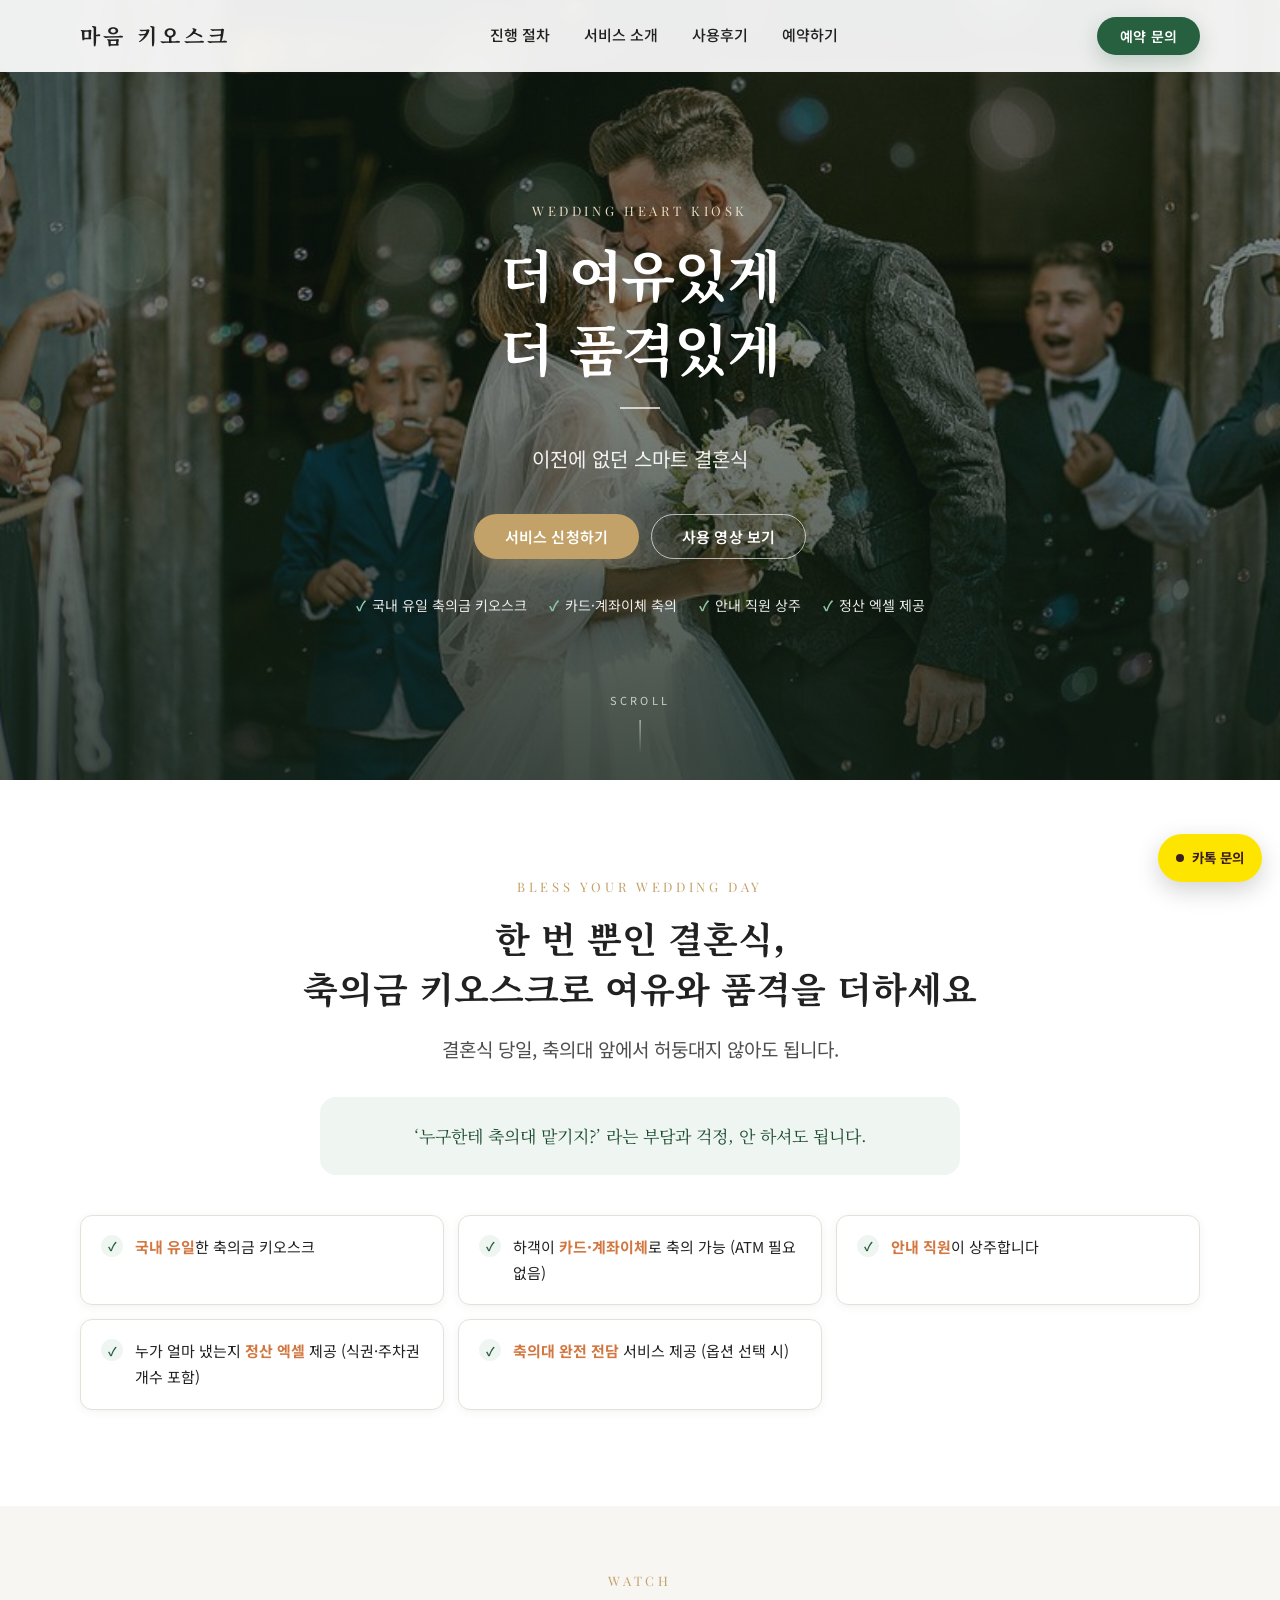
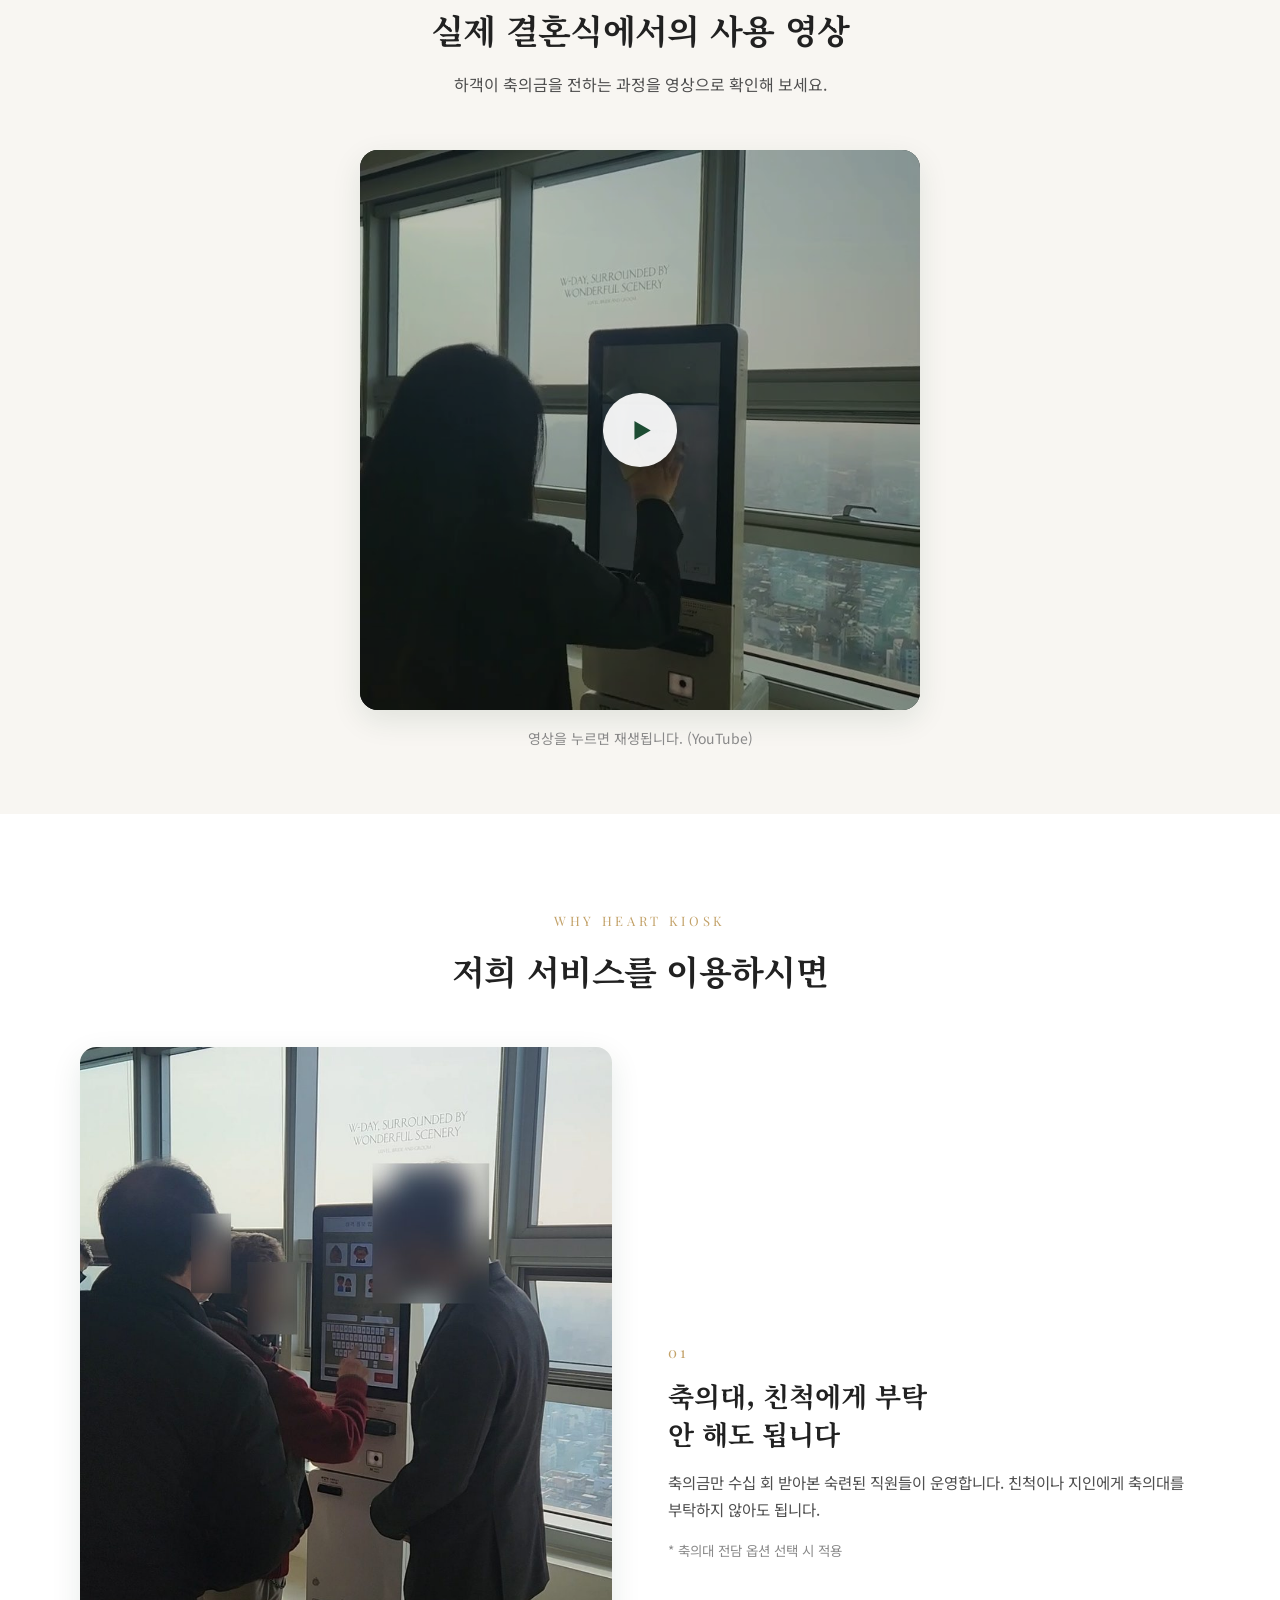
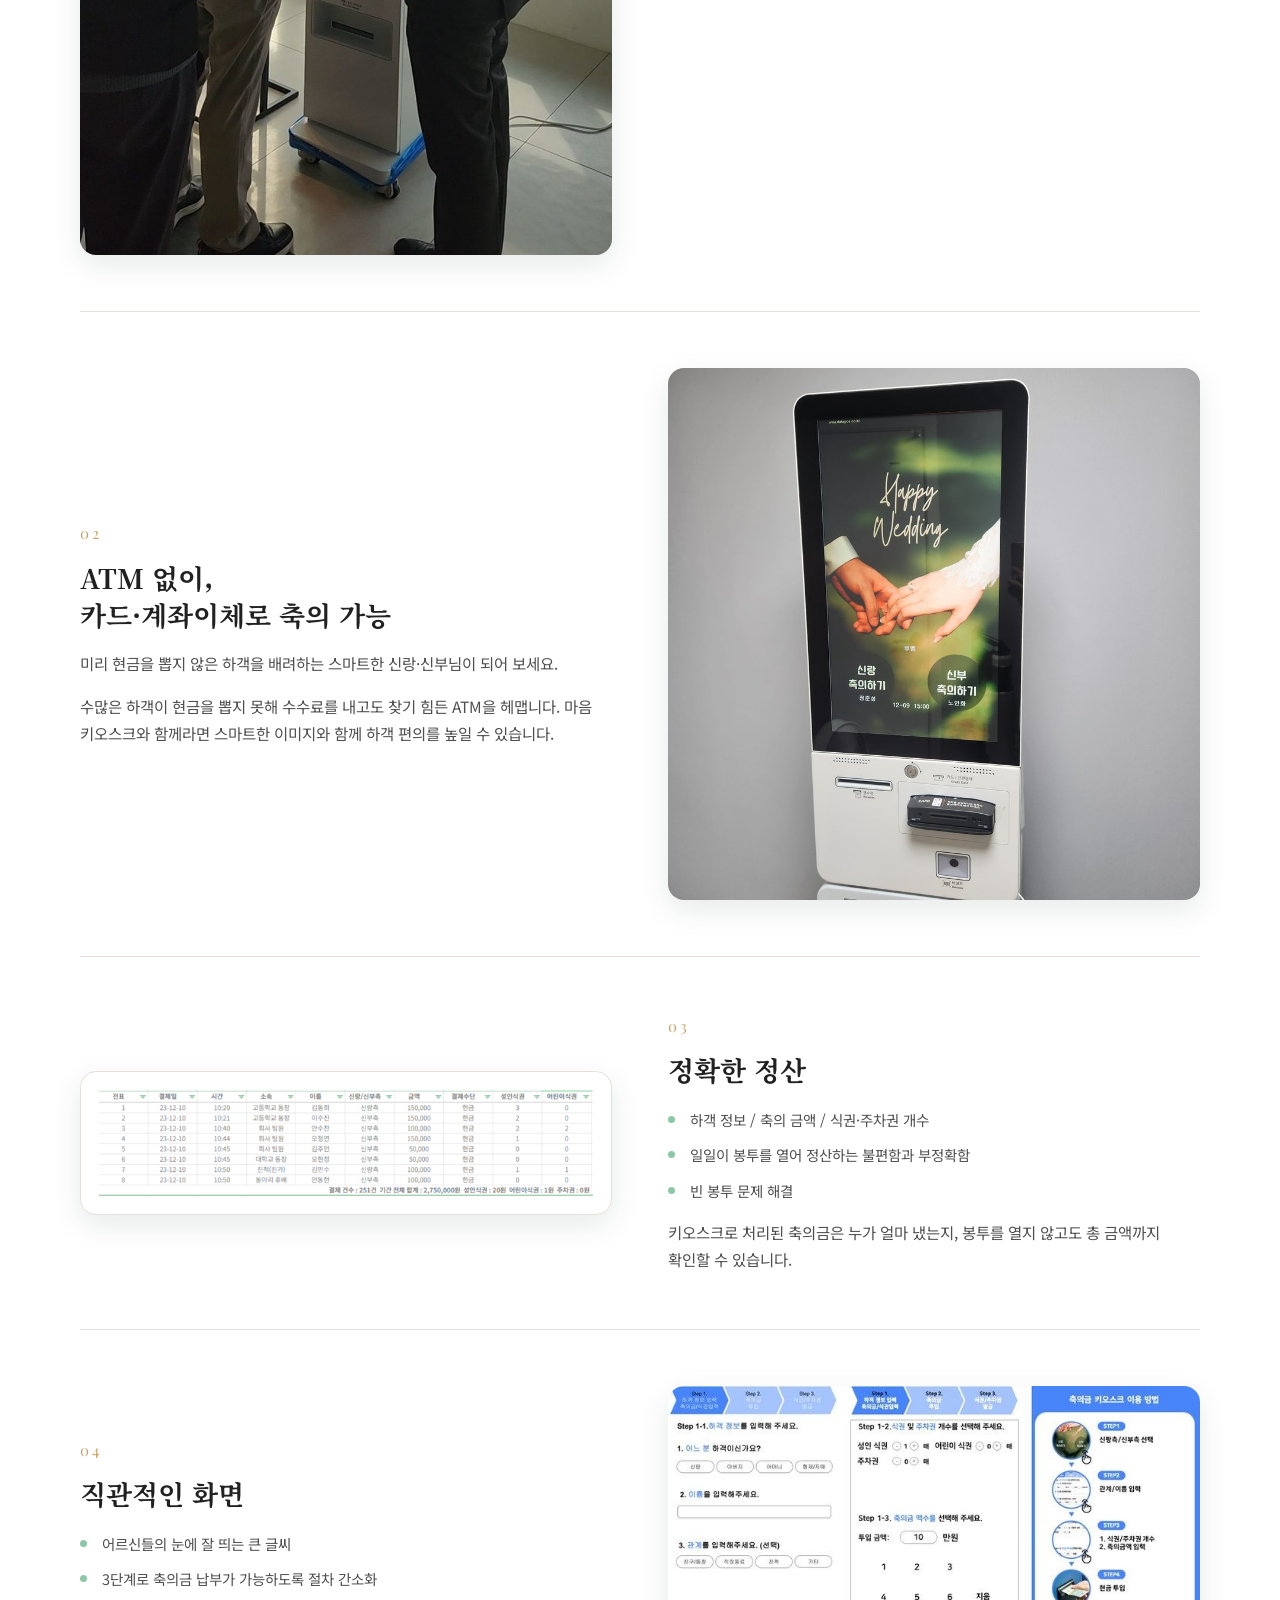
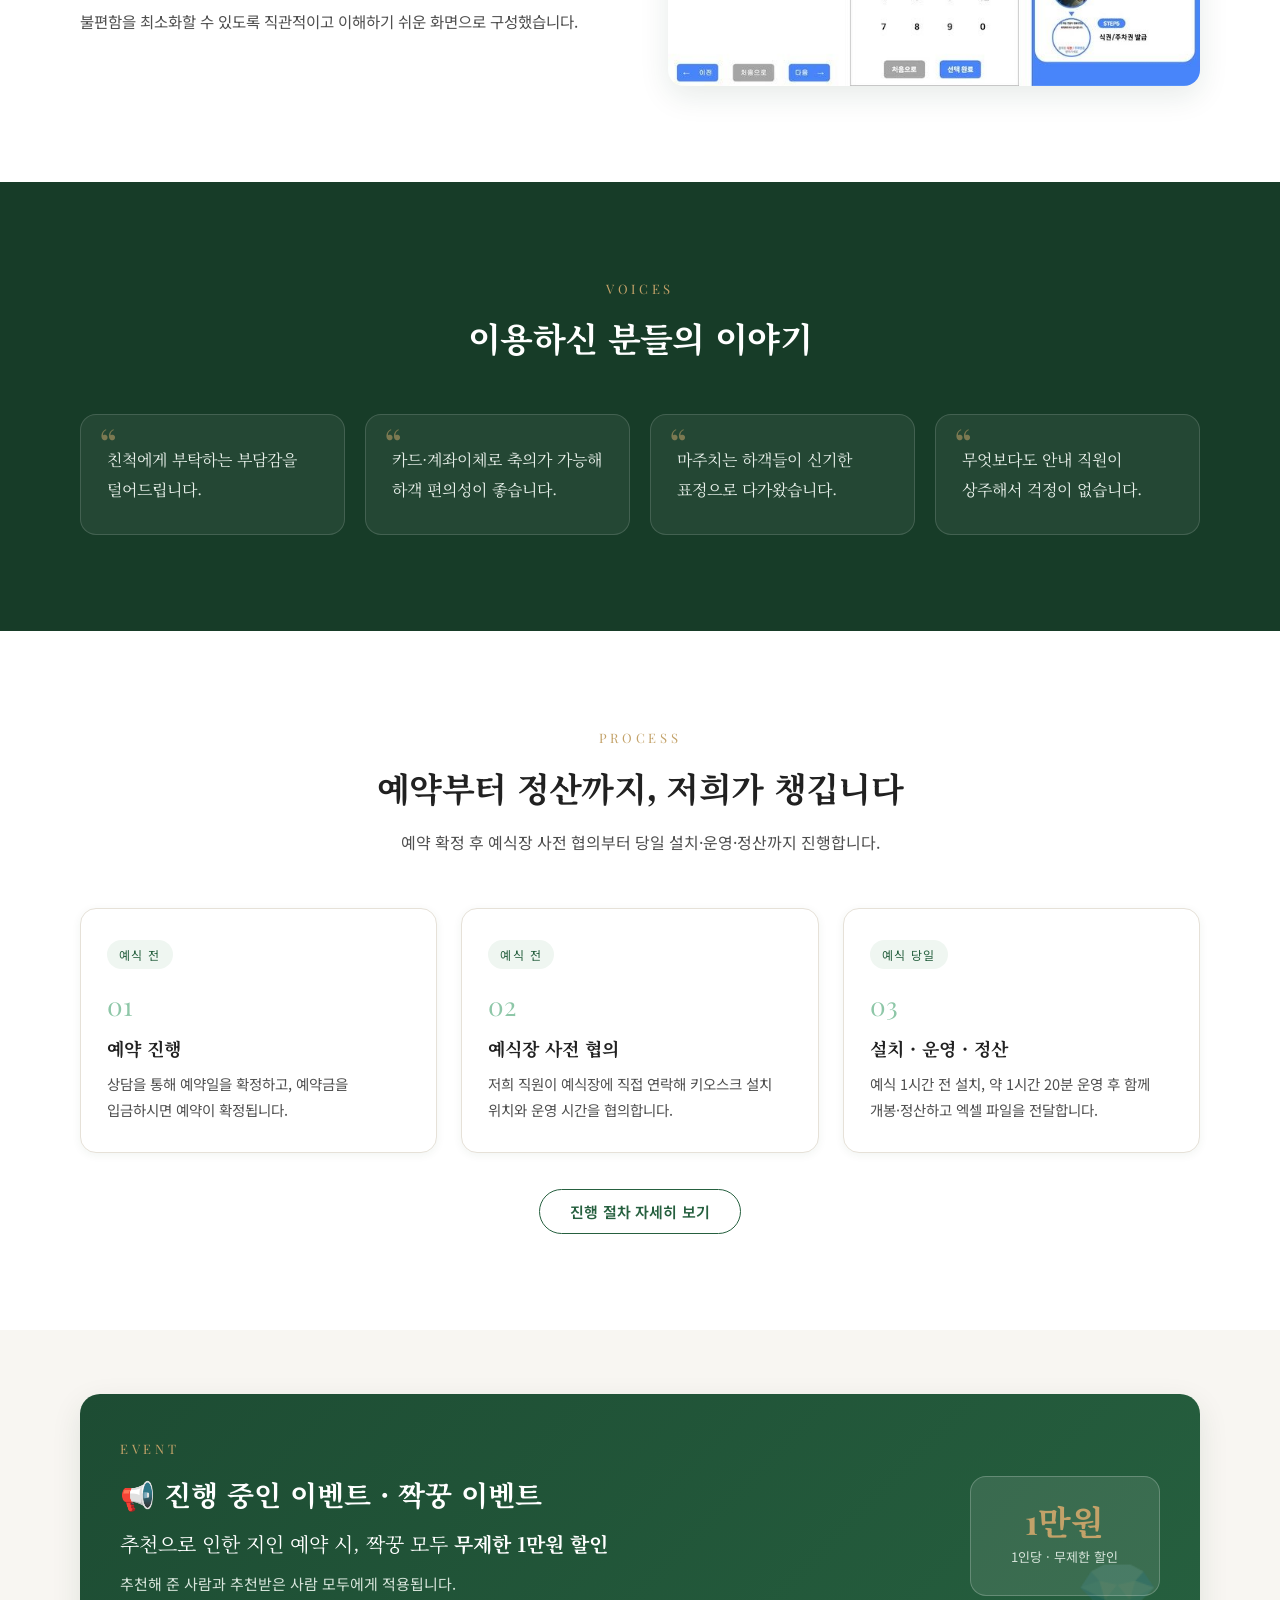
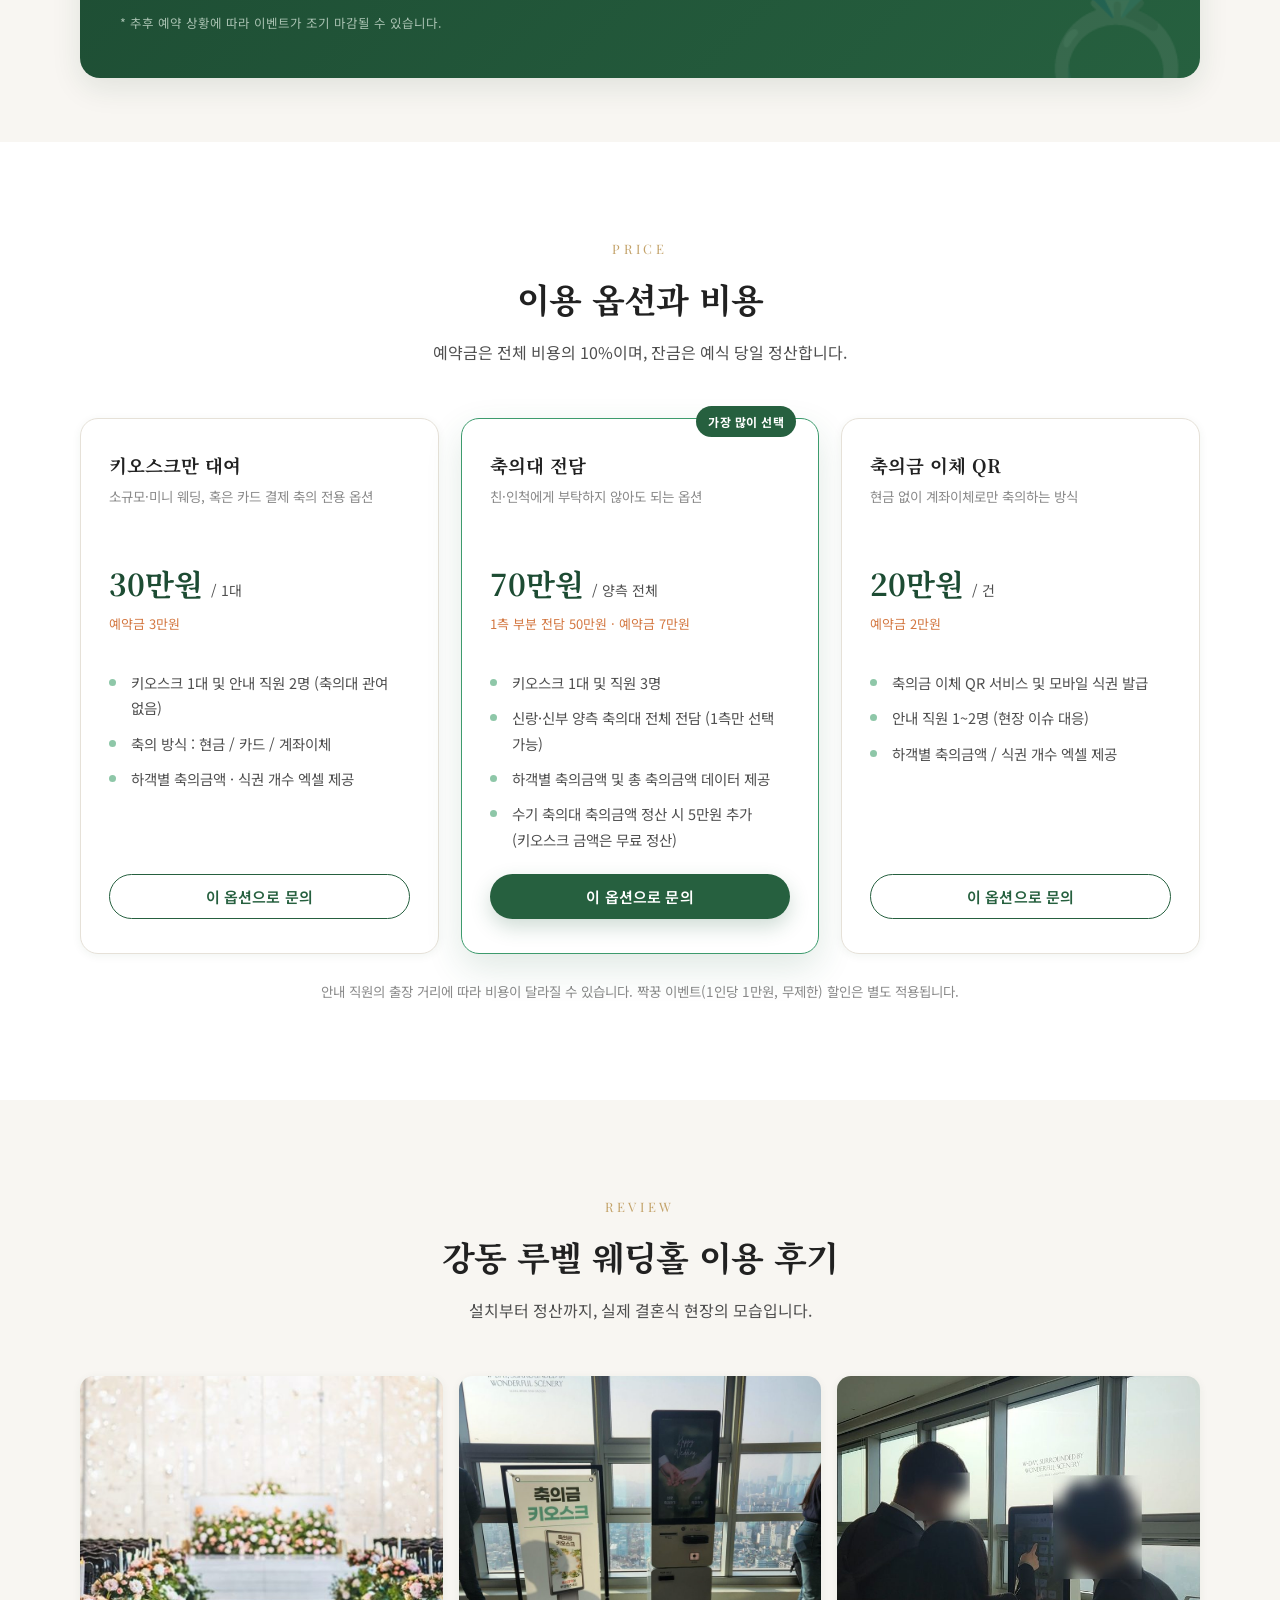
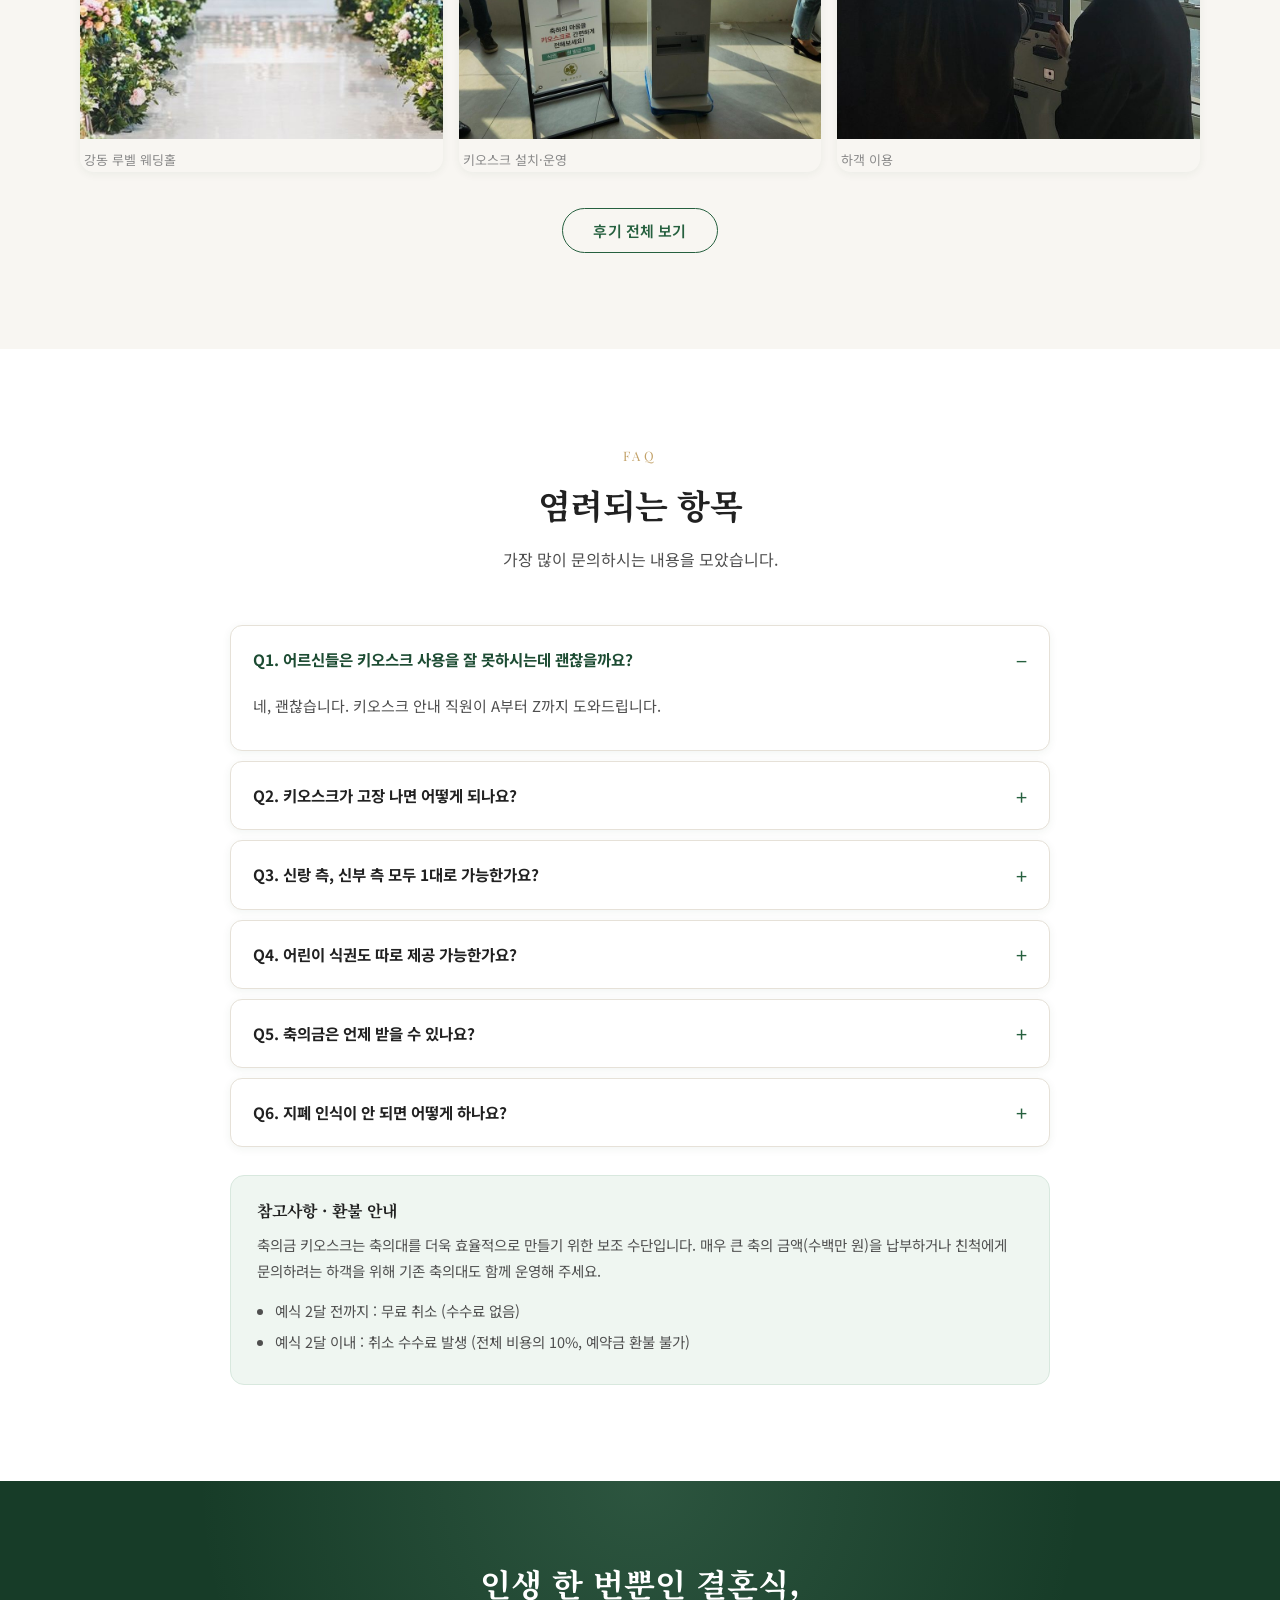
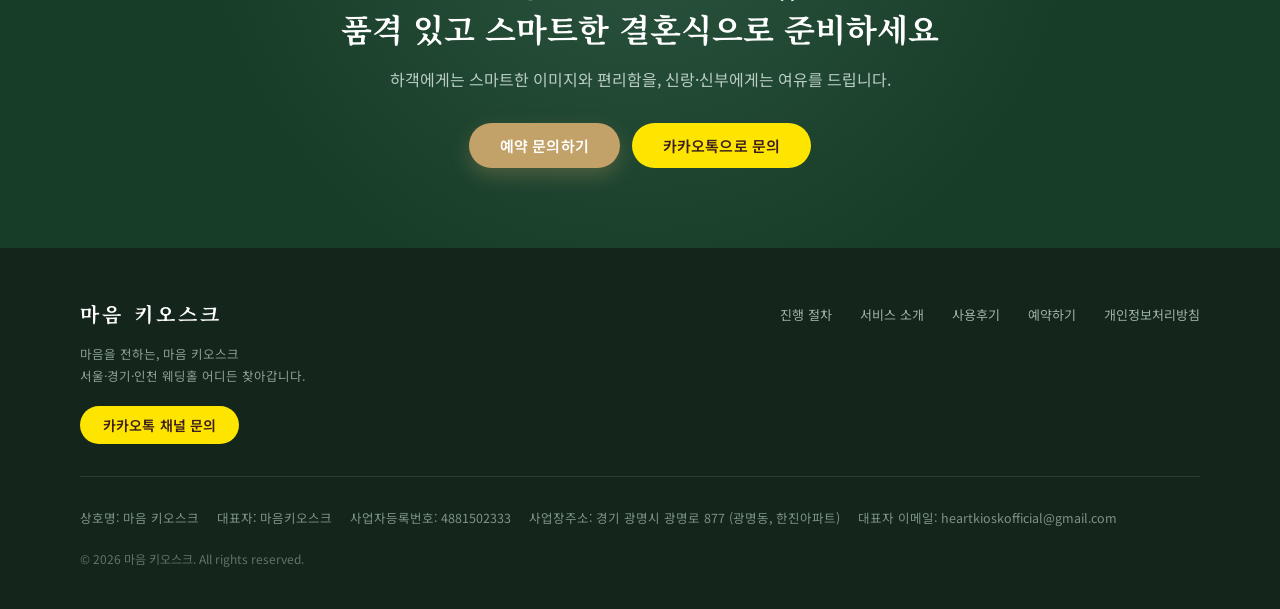
<file: index.html>
<!DOCTYPE html>
<html lang="ko">
<head>
<meta charset="utf-8">
<meta name="viewport" content="width=device-width, initial-scale=1">
<title>마음 키오스크 | 축의금 키오스크 대여 — 더 여유있게, 더 품격있게</title>
<meta name="description" content="축의금 키오스크 대여 서비스, 마음 키오스크. 하객은 카드·계좌이체로 축의할 수 있고, 식권·주차권 자동 발급과 하객별 축의금 정산 엑셀까지 제공합니다. 안내 직원이 상주해 어르신도 편하게 이용하세요.">
<meta name="theme-color" content="#173c28">
<meta property="og:type" content="website">
<meta property="og:title" content="마음 키오스크 | 축의금 키오스크 대여">
<meta property="og:description" content="하객은 카드·계좌이체로 축의하고, 신랑·신부는 하객별 축의금 정산 엑셀로 한 번에. 안내 직원 상주.">
<meta property="og:image" content="assets/img/kiosk-setup.jpg">
<link rel="icon" href="assets/img/favicon.svg" type="image/svg+xml">
<link rel="preconnect" href="https://fonts.googleapis.com">
<link rel="preconnect" href="https://fonts.gstatic.com" crossorigin>
<link href="https://fonts.googleapis.com/css2?family=Noto+Sans+KR:wght@400;500;700&family=Noto+Serif+KR:wght@600;700&family=Playfair+Display:ital,wght@0,600;1,600&display=swap" rel="stylesheet">
<link rel="stylesheet" href="assets/css/style.css">
</head>
<body>

<header class="site-header">
  <div class="container">
    <a class="brand" href="index.html" aria-label="마음 키오스크 홈">
      <span class="brand-text">마음 키오스크</span>
    </a>
    <nav class="nav" aria-label="주요 메뉴">
      <a href="procedure.html">진행 절차</a>
      <a href="about.html">서비스 소개</a>
      <a href="reviews.html">사용후기</a>
      <a href="reserve.html">예약하기</a>
    </nav>
    <div class="header-actions">
      <a class="btn btn--primary btn--sm" href="reserve.html">예약 문의</a>
      <button class="nav-toggle" aria-label="메뉴 열기" aria-expanded="false"><span></span></button>
    </div>
  </div>
</header>

<main>

  <!-- ============ HERO ============ -->
  <section class="hero">
    <div class="hero-inner">
      <span class="eyebrow">Wedding Heart Kiosk</span>
      <h1><span class="line">더 여유있게</span><span class="line">더 품격있게</span></h1>
      <hr class="rule">
      <p class="lead">이전에 없던 스마트 결혼식</p>
      <div class="btn-row">
        <a class="btn btn--gold" href="reserve.html">서비스 신청하기</a>
        <a class="btn btn--ghost" href="#video">사용 영상 보기</a>
      </div>
      <ul class="hero-checks">
        <li>국내 유일 축의금 키오스크</li>
        <li>카드·계좌이체 축의</li>
        <li>안내 직원 상주</li>
        <li>정산 엑셀 제공</li>
      </ul>
    </div>
    <span class="scroll-hint">SCROLL</span>
  </section>

  <!-- ============ INTRO ============ -->
  <section class="section">
    <div class="container intro reveal">
      <span class="eyebrow">Bless Your Wedding Day</span>
      <h2>한 번 뿐인 결혼식,<br>축의금 키오스크로 여유와 품격을 더하세요</h2>
      <p class="lead">결혼식 당일, 축의대 앞에서 허둥대지 않아도 됩니다.</p>
      <p class="intro-quote">‘누구한테 축의대 맡기지?’ 라는 부담과 걱정, 안 하셔도 됩니다.</p>

      <div class="check-grid">
        <div class="check-item"><span class="tick">✓</span><span><strong>국내 유일</strong>한 축의금 키오스크</span></div>
        <div class="check-item"><span class="tick">✓</span><span>하객이 <strong>카드·계좌이체</strong>로 축의 가능 (ATM 필요 없음)</span></div>
        <div class="check-item"><span class="tick">✓</span><span><strong>안내 직원</strong>이 상주합니다</span></div>
        <div class="check-item"><span class="tick">✓</span><span>누가 얼마 냈는지 <strong>정산 엑셀</strong> 제공 (식권·주차권 개수 포함)</span></div>
        <div class="check-item"><span class="tick">✓</span><span><strong>축의대 완전 전담</strong> 서비스 제공 (옵션 선택 시)</span></div>
      </div>
    </div>
  </section>

  <!-- ============ VIDEO ============ -->
  <section class="section section--cream section--tight" id="video">
    <div class="container reveal">
      <div class="section-head">
        <span class="eyebrow">Watch</span>
        <h2>실제 결혼식에서의 사용 영상</h2>
        <p>하객이 축의금을 전하는 과정을 영상으로 확인해 보세요.</p>
      </div>
      <div class="video-frame video-frame--square" data-video>
        <img src="assets/img/video-poster.jpg" alt="마음 키오스크 사용 영상 미리보기">
        <button class="video-play" type="button" aria-label="사용 영상 재생">
          <span class="circle">▶</span>
        </button>
      </div>
      <p class="video-caption">영상을 누르면 재생됩니다. (YouTube)</p>
    </div>
  </section>

  <!-- ============ FEATURES ============ -->
  <section class="section">
    <div class="container">
      <div class="section-head reveal">
        <span class="eyebrow">Why Heart Kiosk</span>
        <h2>저희 서비스를 이용하시면</h2>
      </div>

      <article class="feature reveal">
        <div class="feature-text">
          <span class="feature-num">01</span>
          <h3>축의대, 친척에게 부탁<br>안 해도 됩니다</h3>
          <p>축의금만 수십 회 받아본 숙련된 직원들이 운영합니다. 친척이나 지인에게 축의대를 부탁하지 않아도 됩니다.</p>
          <p class="note">* 축의대 전담 옵션 선택 시 적용</p>
        </div>
        <div class="feature-media">
          <img src="assets/img/guests-family.jpg" alt="결혼식장에서 하객들이 축의금 키오스크를 이용하는 모습" loading="lazy">
        </div>
      </article>

      <article class="feature reveal">
        <div class="feature-text">
          <span class="feature-num">02</span>
          <h3>ATM 없이,<br>카드·계좌이체로 축의 가능</h3>
          <p>미리 현금을 뽑지 않은 하객을 배려하는 스마트한 신랑·신부님이 되어 보세요.</p>
          <p>수많은 하객이 현금을 뽑지 못해 수수료를 내고도 찾기 힘든 ATM을 헤맵니다. 마음 키오스크와 함께라면 스마트한 이미지와 함께 하객 편의를 높일 수 있습니다.</p>
        </div>
        <div class="feature-media">
          <img src="assets/img/kiosk-screen-start.jpg" alt="축의금 키오스크의 신랑·신부 측 선택 화면" loading="lazy">
        </div>
      </article>

      <article class="feature reveal">
        <div class="feature-text">
          <span class="feature-num">03</span>
          <h3>정확한 정산</h3>
          <ul class="mini-list">
            <li>하객 정보 / 축의 금액 / 식권·주차권 개수</li>
            <li>일일이 봉투를 열어 정산하는 불편함과 부정확함</li>
            <li>빈 봉투 문제 해결</li>
          </ul>
          <p style="margin-top:16px">키오스크로 처리된 축의금은 누가 얼마 냈는지, 봉투를 열지 않고도 총 금액까지 확인할 수 있습니다.</p>
        </div>
        <div class="feature-media feature-media--contain">
          <img src="assets/img/excel-summary.png" alt="하객별 소속·이름·신랑신부측·금액·결제수단·식권 개수가 정리된 정산 엑셀 예시" loading="lazy" style="width:100%;height:auto;object-fit:contain">
        </div>
      </article>

      <article class="feature reveal">
        <div class="feature-text">
          <span class="feature-num">04</span>
          <h3>직관적인 화면</h3>
          <ul class="mini-list">
            <li>어르신들의 눈에 잘 띄는 큰 글씨</li>
            <li>3단계로 축의금 납부가 가능하도록 절차 간소화</li>
          </ul>
          <p style="margin-top:16px">불편함을 최소화할 수 있도록 직관적이고 이해하기 쉬운 화면으로 구성했습니다.</p>
        </div>
        <div class="feature-media">
          <img src="assets/img/ui-guide.jpg" alt="축의금 키오스크 화면 구성과 이용 방법 안내" loading="lazy">
        </div>
      </article>
    </div>
  </section>

  <!-- ============ QUOTES ============ -->
  <section class="section section--green">
    <div class="container reveal">
      <div class="section-head">
        <span class="eyebrow">Voices</span>
        <h2>이용하신 분들의 이야기</h2>
      </div>
      <div class="quote-grid">
        <div class="quote-card"><p>친척에게 부탁하는 부담감을 덜어드립니다.</p></div>
        <div class="quote-card"><p>카드·계좌이체로 축의가 가능해 하객 편의성이 좋습니다.</p></div>
        <div class="quote-card"><p>마주치는 하객들이 신기한 표정으로 다가왔습니다.</p></div>
        <div class="quote-card"><p>무엇보다도 안내 직원이 상주해서 걱정이 없습니다.</p></div>
      </div>
    </div>
  </section>

  <!-- ============ PROCESS TEASER ============ -->
  <section class="section">
    <div class="container reveal">
      <div class="section-head">
        <span class="eyebrow">Process</span>
        <h2>예약부터 정산까지, 저희가 챙깁니다</h2>
        <p>예약 확정 후 예식장 사전 협의부터 당일 설치·운영·정산까지 진행합니다.</p>
      </div>
      <div class="step-grid">
        <div class="step-card">
          <span class="step-label">예식 전</span>
          <span class="num">01</span>
          <h3>예약 진행</h3>
          <p>상담을 통해 예약일을 확정하고, 예약금을 입금하시면 예약이 확정됩니다.</p>
        </div>
        <div class="step-card">
          <span class="step-label">예식 전</span>
          <span class="num">02</span>
          <h3>예식장 사전 협의</h3>
          <p>저희 직원이 예식장에 직접 연락해 키오스크 설치 위치와 운영 시간을 협의합니다.</p>
        </div>
        <div class="step-card">
          <span class="step-label">예식 당일</span>
          <span class="num">03</span>
          <h3>설치 · 운영 · 정산</h3>
          <p>예식 1시간 전 설치, 약 1시간 20분 운영 후 함께 개봉·정산하고 엑셀 파일을 전달합니다.</p>
        </div>
      </div>
      <div class="btn-row" style="margin-top:36px">
        <a class="btn btn--outline" href="procedure.html">진행 절차 자세히 보기</a>
      </div>
    </div>
  </section>

  <!-- ============ EVENT ============ -->
  <section class="section section--cream section--tight">
    <div class="container reveal">
      <div class="event-card">
        <div>
          <span class="eyebrow" style="color:#c3a269">Event</span>
          <h3>📢 진행 중인 이벤트 · 짝꿍 이벤트</h3>
          <p class="big">추천으로 인한 지인 예약 시, 짝꿍 모두 <strong>무제한 1만원 할인</strong></p>
          <p>추천해 준 사람과 추천받은 사람 모두에게 적용됩니다.</p>
          <p class="terms">* 추후 예약 상황에 따라 이벤트가 조기 마감될 수 있습니다.</p>
        </div>
        <div class="event-badge">
          <strong>1만원</strong>
          <span>1인당 · 무제한 할인</span>
        </div>
      </div>
    </div>
  </section>

  <!-- ============ PRICING ============ -->
  <section class="section" id="price">
    <div class="container reveal">
      <div class="section-head">
        <span class="eyebrow">Price</span>
        <h2>이용 옵션과 비용</h2>
        <p>예약금은 전체 비용의 10%이며, 잔금은 예식 당일 정산합니다.</p>
      </div>

      <div class="price-grid">
        <div class="price-card">
          <h3>키오스크만 대여</h3>
          <p class="desc">소규모·미니 웨딩, 혹은 카드 결제 축의 전용 옵션</p>
          <div class="price"><span class="amount">30만원</span><span class="unit">/ 1대</span></div>
          <p class="deposit">예약금 3만원</p>
          <ul class="mini-list">
            <li>키오스크 1대 및 안내 직원 2명 (축의대 관여 없음)</li>
            <li>축의 방식 : 현금 / 카드 / 계좌이체</li>
            <li>하객별 축의금액 · 식권 개수 엑셀 제공</li>
          </ul>
          <a class="btn btn--outline" href="reserve.html#apply">이 옵션으로 문의</a>
        </div>

        <div class="price-card is-featured">
          <span class="price-tag">가장 많이 선택</span>
          <h3>축의대 전담</h3>
          <p class="desc">친·인척에게 부탁하지 않아도 되는 옵션</p>
          <div class="price"><span class="amount">70만원</span><span class="unit">/ 양측 전체</span></div>
          <p class="deposit">1측 부분 전담 50만원 · 예약금 7만원</p>
          <ul class="mini-list">
            <li>키오스크 1대 및 직원 3명</li>
            <li>신랑·신부 양측 축의대 전체 전담 (1측만 선택 가능)</li>
            <li>하객별 축의금액 및 총 축의금액 데이터 제공</li>
            <li>수기 축의대 축의금액 정산 시 5만원 추가 (키오스크 금액은 무료 정산)</li>
          </ul>
          <a class="btn btn--primary" href="reserve.html#apply">이 옵션으로 문의</a>
        </div>

        <div class="price-card">
          <h3>축의금 이체 QR</h3>
          <p class="desc">현금 없이 계좌이체로만 축의하는 방식</p>
          <div class="price"><span class="amount">20만원</span><span class="unit">/ 건</span></div>
          <p class="deposit">예약금 2만원</p>
          <ul class="mini-list">
            <li>축의금 이체 QR 서비스 및 모바일 식권 발급</li>
            <li>안내 직원 1~2명 (현장 이슈 대응)</li>
            <li>하객별 축의금액 / 식권 개수 엑셀 제공</li>
          </ul>
          <a class="btn btn--outline" href="reserve.html#apply">이 옵션으로 문의</a>
        </div>
      </div>
      <p class="price-note">안내 직원의 출장 거리에 따라 비용이 달라질 수 있습니다. 짝꿍 이벤트(1인당 1만원, 무제한) 할인은 별도 적용됩니다.</p>
    </div>
  </section>

  <!-- ============ REVIEW PREVIEW ============ -->
  <section class="section section--cream">
    <div class="container reveal">
      <div class="section-head">
        <span class="eyebrow">Review</span>
        <h2>강동 루벨 웨딩홀 이용 후기</h2>
        <p>설치부터 정산까지, 실제 결혼식 현장의 모습입니다.</p>
      </div>
      <div class="review-strip">
        <figure><img src="assets/img/review-hall.jpg" alt="강동 루벨 웨딩홀 예식장" loading="lazy"><figcaption>강동 루벨 웨딩홀</figcaption></figure>
        <figure><img src="assets/img/review-operate.jpg" alt="결혼식장에 설치된 축의금 키오스크와 안내 입간판" loading="lazy"><figcaption>키오스크 설치·운영</figcaption></figure>
        <figure><img src="assets/img/review-guest.jpg" alt="어르신 하객이 키오스크로 축의금을 전하는 모습" loading="lazy"><figcaption>하객 이용</figcaption></figure>
      </div>
      <div class="btn-row" style="margin-top:36px">
        <a class="btn btn--outline" href="reviews.html">후기 전체 보기</a>
      </div>
    </div>
  </section>

  <!-- ============ FAQ ============ -->
  <section class="section" id="faq">
    <div class="container reveal">
      <div class="section-head">
        <span class="eyebrow">FAQ</span>
        <h2>염려되는 항목</h2>
        <p>가장 많이 문의하시는 내용을 모았습니다.</p>
      </div>
      <div class="faq">
        <details open>
          <summary>Q1. 어르신들은 키오스크 사용을 잘 못하시는데 괜찮을까요?</summary>
          <div class="answer"><p>네, 괜찮습니다. 키오스크 안내 직원이 A부터 Z까지 도와드립니다.</p></div>
        </details>
        <details>
          <summary>Q2. 키오스크가 고장 나면 어떻게 되나요?</summary>
          <div class="answer"><p>안내 직원이 상주하며 작동 여부를 지속적으로 체크합니다. 고장 시 즉시 해결하고, 만에 하나 작동이 안 될 경우 안내 직원이 축의금을 받고 식권 발급을 도와드립니다.</p></div>
        </details>
        <details>
          <summary>Q3. 신랑 측, 신부 측 모두 1대로 가능한가요?</summary>
          <div class="answer"><p>네, 그렇습니다. 키오스크 첫 화면에서 하객이 신랑 측·신부 측을 선택한 뒤 축의금을 투입합니다. 따라서 신랑 측·신부 측 모두 1대의 키오스크로 운영할 수 있고, 추후 정산 시 신랑·신부 측 구분도 가능합니다.</p></div>
        </details>
        <details>
          <summary>Q4. 어린이 식권도 따로 제공 가능한가요?</summary>
          <div class="answer"><p>네, 가능합니다. 키오스크에서 식권 발급 시 성인·어린이를 구분해 개수를 선택할 수 있습니다.</p></div>
        </details>
        <details>
          <summary>Q5. 축의금은 언제 받을 수 있나요?</summary>
          <div class="answer"><p>키오스크 안의 현금은 결혼식 종료 시점에 신랑·신부 혹은 친인척분과 함께 개봉해 정산 확인합니다. 서버에 확인된 현금 결제 금액과 현금 실물 금액이 일치하면 확인 후 전달드립니다.</p></div>
        </details>
        <details>
          <summary>Q6. 지폐 인식이 안 되면 어떻게 하나요?</summary>
          <div class="answer"><p>안내 직원이 소지하고 있는 지폐(1만원권·5만원권)로 교환해 드립니다.</p></div>
        </details>
      </div>

      <div class="refund-box" style="max-width:820px;margin:28px auto 0">
        <h3>참고사항 · 환불 안내</h3>
        <p>축의금 키오스크는 축의대를 더욱 효율적으로 만들기 위한 보조 수단입니다. 매우 큰 축의 금액(수백만 원)을 납부하거나 친척에게 문의하려는 하객을 위해 기존 축의대도 함께 운영해 주세요.</p>
        <ul>
          <li>예식 2달 전까지 : 무료 취소 (수수료 없음)</li>
          <li>예식 2달 이내 : 취소 수수료 발생 (전체 비용의 10%, 예약금 환불 불가)</li>
        </ul>
      </div>
    </div>
  </section>

  <!-- ============ CTA ============ -->
  <section class="cta-band">
    <div class="container inner reveal">
      <h2>인생 한 번뿐인 결혼식,<br>품격 있고 스마트한 결혼식으로 준비하세요</h2>
      <p>하객에게는 스마트한 이미지와 편리함을, 신랑·신부에게는 여유를 드립니다.</p>
      <div class="btn-row">
        <a class="btn btn--gold" href="reserve.html#apply">예약 문의하기</a>
        <a class="btn btn--kakao" data-kakao href="#">카카오톡으로 문의</a>
      </div>
    </div>
  </section>

</main>

<footer class="site-footer">
  <div class="container">
    <div class="footer-top">
      <div class="footer-brand">
        <a class="brand" href="index.html"><span class="brand-text">마음 키오스크</span></a>
        <p>마음을 전하는, 마음 키오스크<br>서울·경기·인천 웨딩홀 어디든 찾아갑니다.</p>
        <div class="footer-kakao">
          <a class="btn btn--kakao btn--sm" data-kakao href="#">카카오톡 채널 문의</a>
        </div>
      </div>
      <nav class="footer-links" aria-label="바로가기">
        <a href="procedure.html">진행 절차</a>
        <a href="about.html">서비스 소개</a>
        <a href="reviews.html">사용후기</a>
        <a href="reserve.html">예약하기</a>
        <a href="privacy.html">개인정보처리방침</a>
      </nav>
    </div>
    <div class="footer-info">
      <span>상호명: 마음 키오스크</span>
      <span>대표자: 마음키오스크</span>
      <span>사업자등록번호: 4881502333</span>
      <span>사업장주소: 경기 광명시 광명로 877 (광명동, 한진아파트)</span>
      <span>대표자 이메일: <a data-email="text" href="#">heartkioskofficial@gmail.com</a></span>
    </div>
    <div class="footer-bottom">© <span data-year>2026</span> 마음 키오스크. All rights reserved.</div>
  </div>
</footer>

<a class="float-kakao" data-kakao href="#" aria-label="카카오톡으로 문의하기"><span class="dot"></span>카톡 문의</a>

<script src="assets/js/config.js"></script>
<script src="assets/js/main.js"></script>
</body>
</html>
</file>
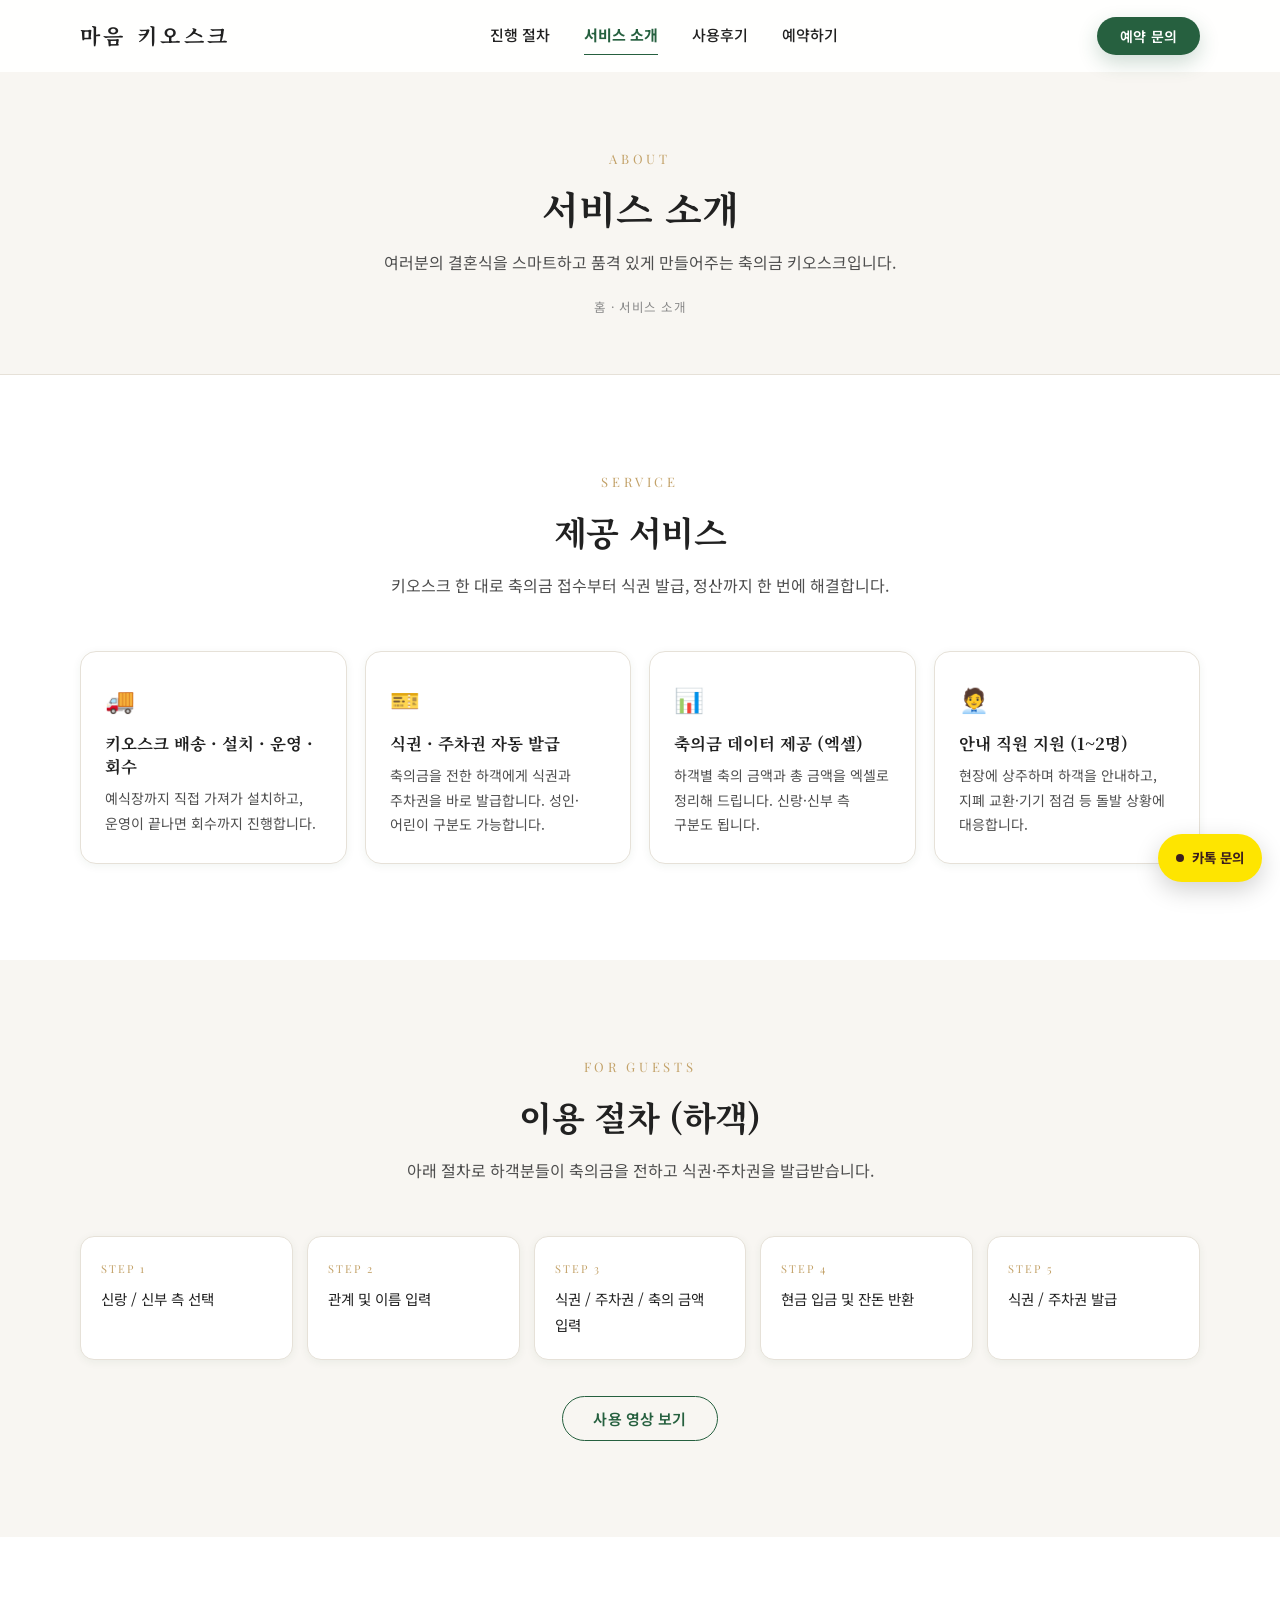
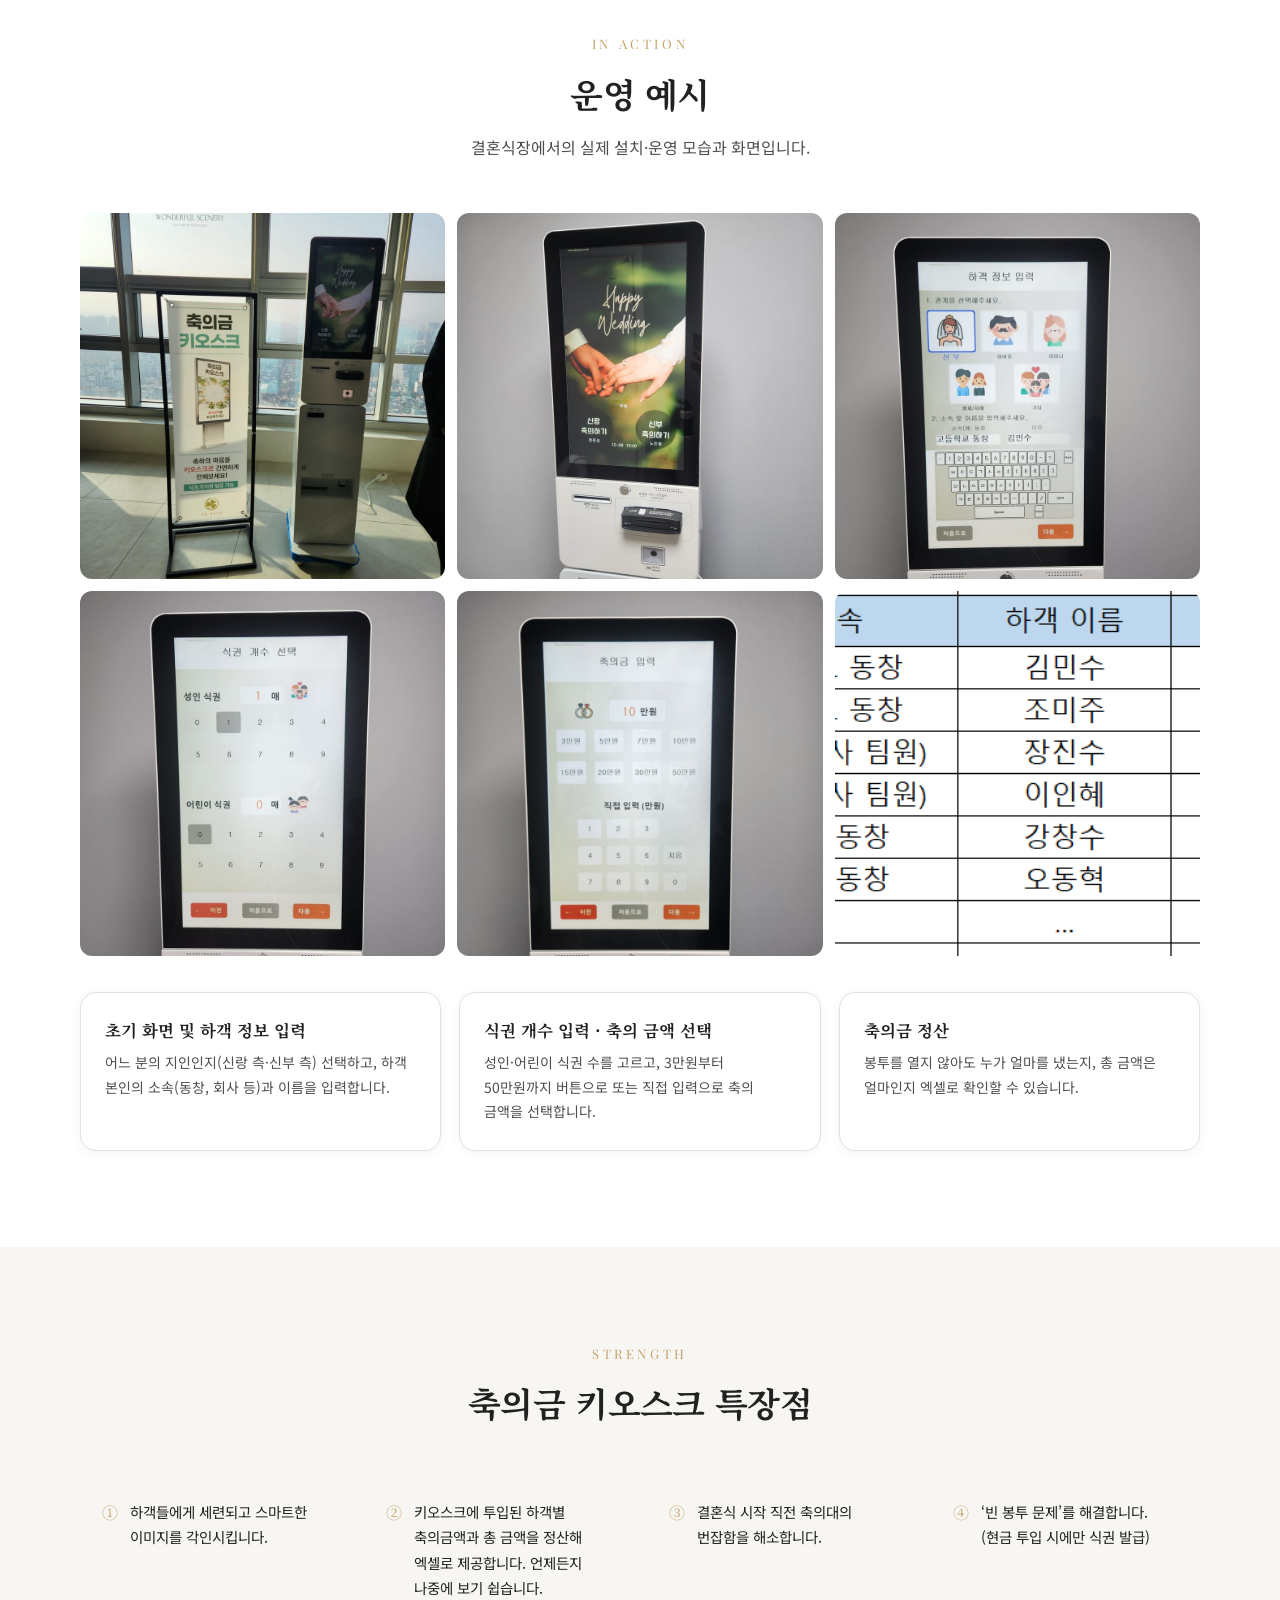
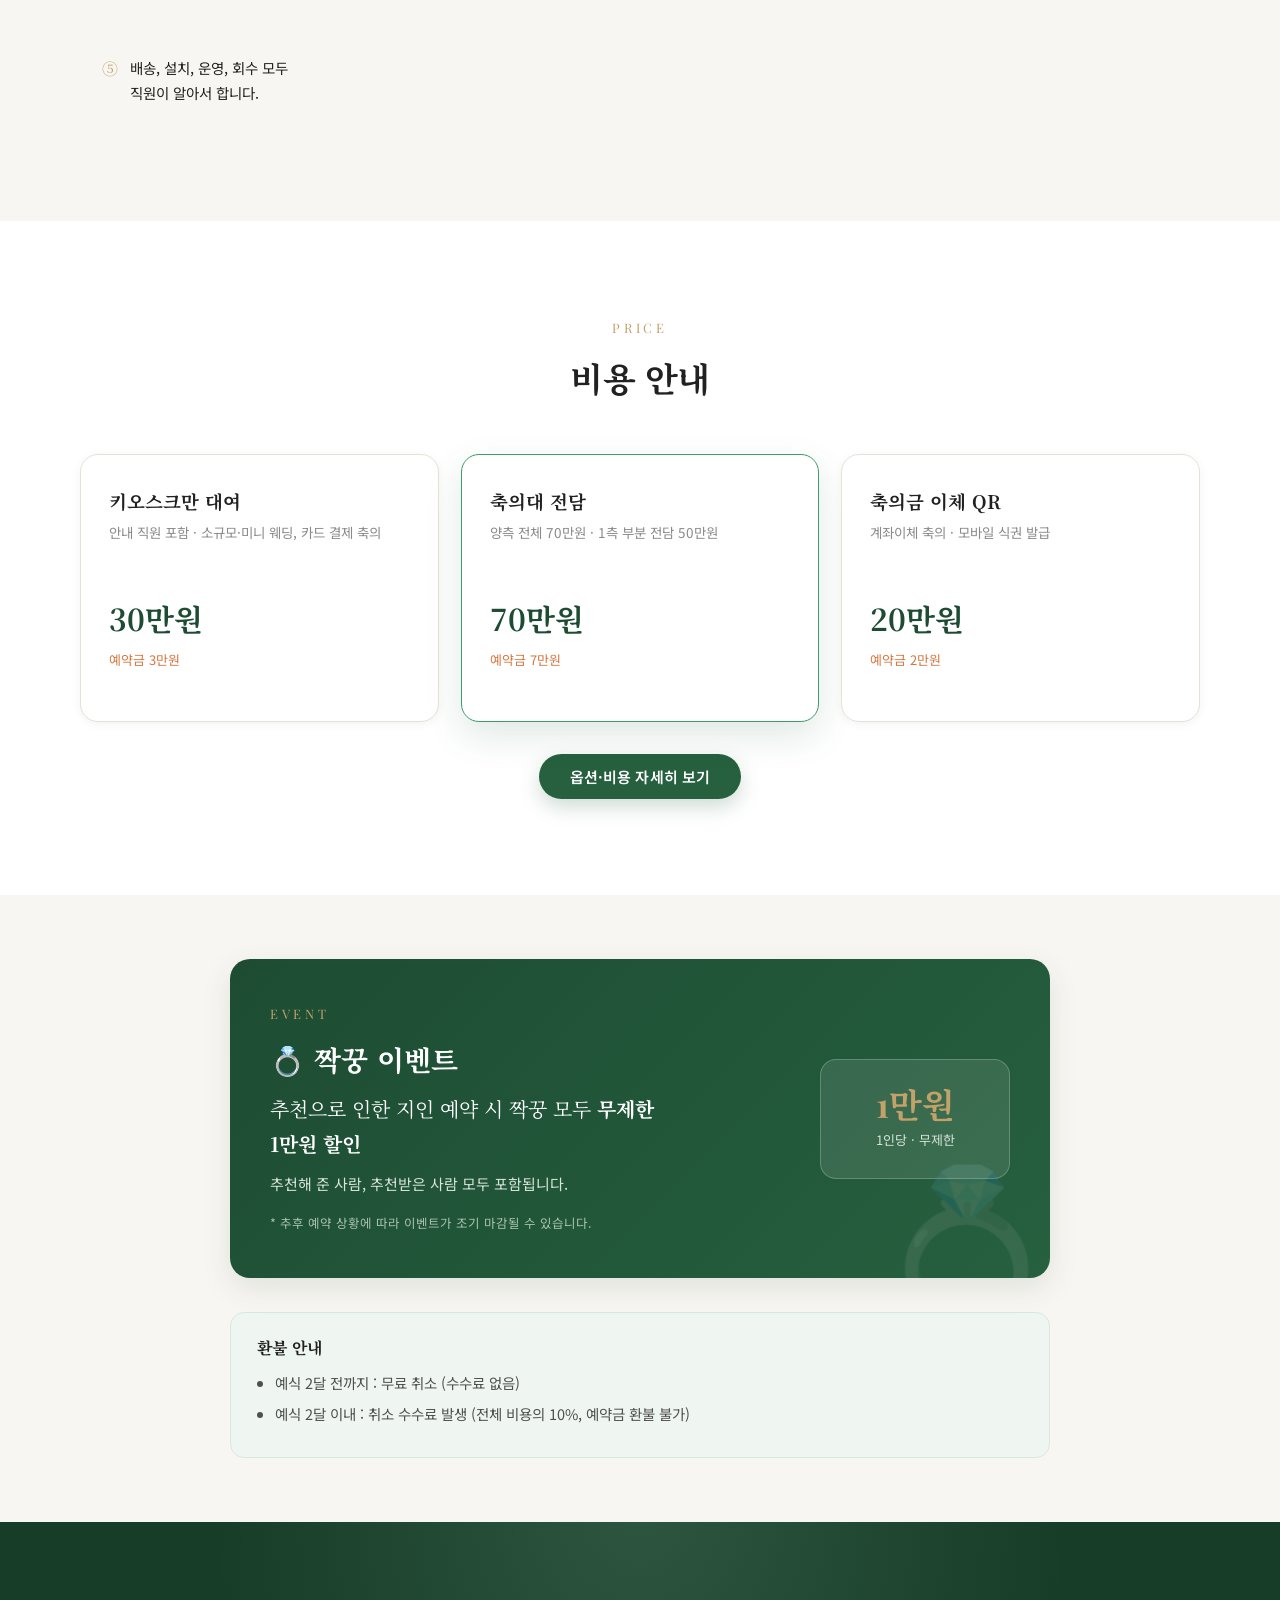
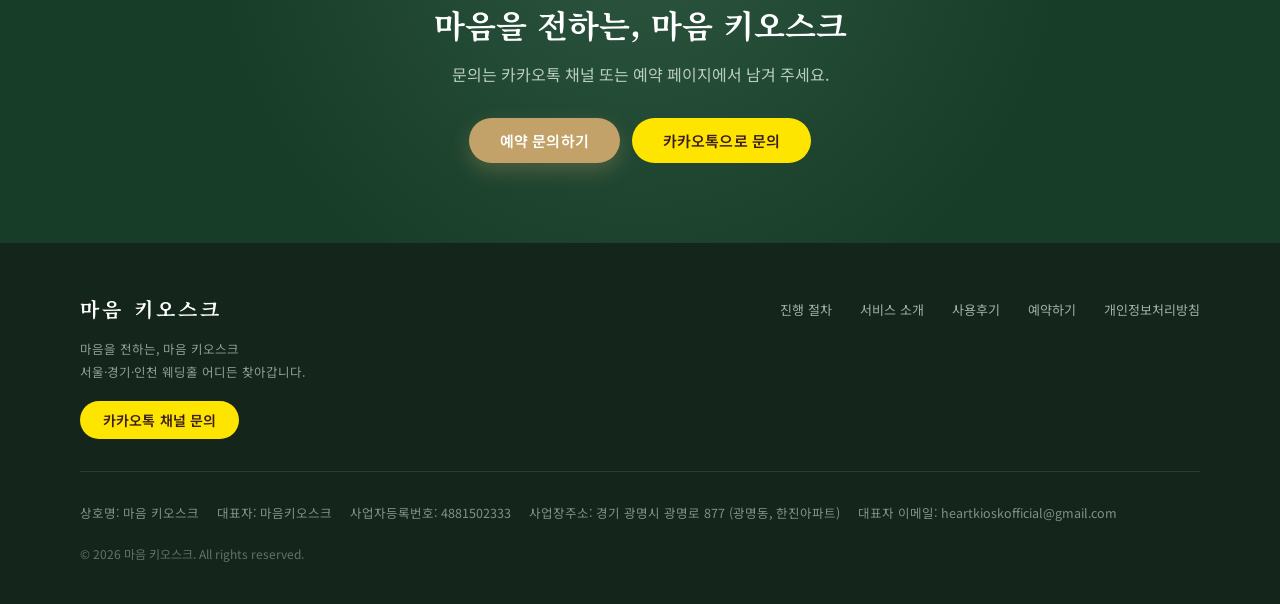
<file: about.html>
<!DOCTYPE html>
<html lang="ko">
<head>
<meta charset="utf-8">
<meta name="viewport" content="width=device-width, initial-scale=1">
<title>서비스 소개 | 마음 키오스크</title>
<meta name="description" content="축의금 키오스크 마음 키오스크의 제공 서비스, 하객 이용 절차, 운영 사진과 특장점을 소개합니다. 배송·설치·운영·회수와 식권·주차권 자동 발급, 하객별 정산 엑셀까지.">
<meta name="theme-color" content="#173c28">
<link rel="icon" href="assets/img/favicon.svg" type="image/svg+xml">
<link rel="preconnect" href="https://fonts.googleapis.com">
<link rel="preconnect" href="https://fonts.gstatic.com" crossorigin>
<link href="https://fonts.googleapis.com/css2?family=Noto+Sans+KR:wght@400;500;700&family=Noto+Serif+KR:wght@600;700&family=Playfair+Display:ital,wght@0,600;1,600&display=swap" rel="stylesheet">
<link rel="stylesheet" href="assets/css/style.css">
</head>
<body>

<header class="site-header">
  <div class="container">
    <a class="brand" href="index.html" aria-label="마음 키오스크 홈"><span class="brand-text">마음 키오스크</span></a>
    <nav class="nav" aria-label="주요 메뉴">
      <a href="procedure.html">진행 절차</a>
      <a href="about.html" aria-current="page">서비스 소개</a>
      <a href="reviews.html">사용후기</a>
      <a href="reserve.html">예약하기</a>
    </nav>
    <div class="header-actions">
      <a class="btn btn--primary btn--sm" href="reserve.html">예약 문의</a>
      <button class="nav-toggle" aria-label="메뉴 열기" aria-expanded="false"><span></span></button>
    </div>
  </div>
</header>

<main>
  <section class="page-hero">
    <div class="container">
      <span class="eyebrow">About</span>
      <h1>서비스 소개</h1>
      <p>여러분의 결혼식을 스마트하고 품격 있게 만들어주는 축의금 키오스크입니다.</p>
      <div class="breadcrumb"><a href="index.html">홈</a> · 서비스 소개</div>
    </div>
  </section>

  <!-- 제공 서비스 -->
  <section class="section">
    <div class="container">
      <div class="section-head reveal">
        <span class="eyebrow">Service</span>
        <h2>제공 서비스</h2>
        <p>키오스크 한 대로 축의금 접수부터 식권 발급, 정산까지 한 번에 해결합니다.</p>
      </div>
      <div class="service-grid reveal">
        <div class="service-card">
          <span class="ico">🚚</span>
          <h3>키오스크 배송 · 설치 · 운영 · 회수</h3>
          <p>예식장까지 직접 가져가 설치하고, 운영이 끝나면 회수까지 진행합니다.</p>
        </div>
        <div class="service-card">
          <span class="ico">🎫</span>
          <h3>식권 · 주차권 자동 발급</h3>
          <p>축의금을 전한 하객에게 식권과 주차권을 바로 발급합니다. 성인·어린이 구분도 가능합니다.</p>
        </div>
        <div class="service-card">
          <span class="ico">📊</span>
          <h3>축의금 데이터 제공 (엑셀)</h3>
          <p>하객별 축의 금액과 총 금액을 엑셀로 정리해 드립니다. 신랑·신부 측 구분도 됩니다.</p>
        </div>
        <div class="service-card">
          <span class="ico">🧑‍💼</span>
          <h3>안내 직원 지원 (1~2명)</h3>
          <p>현장에 상주하며 하객을 안내하고, 지폐 교환·기기 점검 등 돌발 상황에 대응합니다.</p>
        </div>
      </div>
    </div>
  </section>

  <!-- 하객 이용 절차 -->
  <section class="section section--cream">
    <div class="container">
      <div class="section-head reveal">
        <span class="eyebrow">For Guests</span>
        <h2>이용 절차 (하객)</h2>
        <p>아래 절차로 하객분들이 축의금을 전하고 식권·주차권을 발급받습니다.</p>
      </div>
      <ol class="guest-steps reveal">
        <li>신랑 / 신부 측 선택</li>
        <li>관계 및 이름 입력</li>
        <li>식권 / 주차권 / 축의 금액 입력</li>
        <li>현금 입금 및 잔돈 반환</li>
        <li>식권 / 주차권 발급</li>
      </ol>
      <div class="btn-row" style="margin-top:36px">
        <a class="btn btn--outline" href="index.html#video">사용 영상 보기</a>
      </div>
    </div>
  </section>

  <!-- 운영 예시 -->
  <section class="section">
    <div class="container">
      <div class="section-head reveal">
        <span class="eyebrow">In Action</span>
        <h2>운영 예시</h2>
        <p>결혼식장에서의 실제 설치·운영 모습과 화면입니다.</p>
      </div>

      <div class="photo-grid reveal">
        <img src="assets/img/kiosk-setup.jpg" alt="예식장에 설치된 축의금 키오스크와 안내 입간판" loading="lazy">
        <img src="assets/img/kiosk-screen-start.jpg" alt="키오스크 초기화면 — 신랑 축의하기 / 신부 축의하기" loading="lazy">
        <img src="assets/img/kiosk-screen-guest.jpg" alt="하객 정보 입력 화면 — 관계 선택과 소속·이름 입력" loading="lazy">
        <img src="assets/img/kiosk-screen-ticket.jpg" alt="식권 개수 선택 화면 — 성인 식권과 어린이 식권" loading="lazy">
        <img src="assets/img/kiosk-screen-amount.jpg" alt="축의금 입력 화면 — 금액 버튼과 직접 입력" loading="lazy">
        <img src="assets/img/excel-detail.png" alt="하객 소속·이름·축의 금액이 정리된 엑셀 예시" loading="lazy">
      </div>

      <div class="service-grid reveal" style="margin-top:36px">
        <div class="service-card">
          <h3>초기 화면 및 하객 정보 입력</h3>
          <p>어느 분의 지인인지(신랑 측·신부 측) 선택하고, 하객 본인의 소속(동창, 회사 등)과 이름을 입력합니다.</p>
        </div>
        <div class="service-card">
          <h3>식권 개수 입력 · 축의 금액 선택</h3>
          <p>성인·어린이 식권 수를 고르고, 3만원부터 50만원까지 버튼으로 또는 직접 입력으로 축의 금액을 선택합니다.</p>
        </div>
        <div class="service-card">
          <h3>축의금 정산</h3>
          <p>봉투를 열지 않아도 누가 얼마를 냈는지, 총 금액은 얼마인지 엑셀로 확인할 수 있습니다.</p>
        </div>
      </div>
    </div>
  </section>

  <!-- 특장점 -->
  <section class="section section--cream">
    <div class="container">
      <div class="section-head reveal">
        <span class="eyebrow">Strength</span>
        <h2>축의금 키오스크 특장점</h2>
      </div>
      <ul class="merit-list reveal">
        <li><span class="n">①</span><span>하객들에게 세련되고 스마트한 이미지를 각인시킵니다.</span></li>
        <li><span class="n">②</span><span>키오스크에 투입된 하객별 축의금액과 총 금액을 정산해 엑셀로 제공합니다. 언제든지 나중에 보기 쉽습니다.</span></li>
        <li><span class="n">③</span><span>결혼식 시작 직전 축의대의 번잡함을 해소합니다.</span></li>
        <li><span class="n">④</span><span>‘빈 봉투 문제’를 해결합니다. (현금 투입 시에만 식권 발급)</span></li>
        <li><span class="n">⑤</span><span>배송, 설치, 운영, 회수 모두 직원이 알아서 합니다.</span></li>
      </ul>
    </div>
  </section>

  <!-- 비용 안내 -->
  <section class="section">
    <div class="container">
      <div class="section-head reveal">
        <span class="eyebrow">Price</span>
        <h2>비용 안내</h2>
      </div>
      <div class="price-grid reveal">
        <div class="price-card">
          <h3>키오스크만 대여</h3>
          <p class="desc">안내 직원 포함 · 소규모·미니 웨딩, 카드 결제 축의</p>
          <div class="price"><span class="amount">30만원</span></div>
          <p class="deposit">예약금 3만원</p>
        </div>
        <div class="price-card is-featured">
          <h3>축의대 전담</h3>
          <p class="desc">양측 전체 70만원 · 1측 부분 전담 50만원</p>
          <div class="price"><span class="amount">70만원</span></div>
          <p class="deposit">예약금 7만원</p>
        </div>
        <div class="price-card">
          <h3>축의금 이체 QR</h3>
          <p class="desc">계좌이체 축의 · 모바일 식권 발급</p>
          <div class="price"><span class="amount">20만원</span></div>
          <p class="deposit">예약금 2만원</p>
        </div>
      </div>
      <div class="btn-row" style="margin-top:32px">
        <a class="btn btn--primary" href="index.html#price">옵션·비용 자세히 보기</a>
      </div>
    </div>
  </section>

  <!-- 짝꿍 이벤트 + 환불 -->
  <section class="section section--cream section--tight">
    <div class="container-narrow">
      <div class="event-card reveal" style="margin-bottom:34px">
        <div>
          <span class="eyebrow" style="color:#c3a269">Event</span>
          <h3>💍 짝꿍 이벤트</h3>
          <p class="big">추천으로 인한 지인 예약 시 짝꿍 모두 <strong>무제한 1만원 할인</strong></p>
          <p>추천해 준 사람, 추천받은 사람 모두 포함됩니다.</p>
          <p class="terms">* 추후 예약 상황에 따라 이벤트가 조기 마감될 수 있습니다.</p>
        </div>
        <div class="event-badge"><strong>1만원</strong><span>1인당 · 무제한</span></div>
      </div>

      <div class="refund-box reveal">
        <h3>환불 안내</h3>
        <ul>
          <li>예식 2달 전까지 : 무료 취소 (수수료 없음)</li>
          <li>예식 2달 이내 : 취소 수수료 발생 (전체 비용의 10%, 예약금 환불 불가)</li>
        </ul>
      </div>
    </div>
  </section>

  <section class="cta-band">
    <div class="container inner reveal">
      <h2>마음을 전하는, 마음 키오스크</h2>
      <p>문의는 카카오톡 채널 또는 예약 페이지에서 남겨 주세요.</p>
      <div class="btn-row">
        <a class="btn btn--gold" href="reserve.html#apply">예약 문의하기</a>
        <a class="btn btn--kakao" data-kakao href="#">카카오톡으로 문의</a>
      </div>
    </div>
  </section>
</main>

<footer class="site-footer">
  <div class="container">
    <div class="footer-top">
      <div class="footer-brand">
        <a class="brand" href="index.html"><span class="brand-text">마음 키오스크</span></a>
        <p>마음을 전하는, 마음 키오스크<br>서울·경기·인천 웨딩홀 어디든 찾아갑니다.</p>
        <div class="footer-kakao"><a class="btn btn--kakao btn--sm" data-kakao href="#">카카오톡 채널 문의</a></div>
      </div>
      <nav class="footer-links" aria-label="바로가기">
        <a href="procedure.html">진행 절차</a>
        <a href="about.html">서비스 소개</a>
        <a href="reviews.html">사용후기</a>
        <a href="reserve.html">예약하기</a>
        <a href="privacy.html">개인정보처리방침</a>
      </nav>
    </div>
    <div class="footer-info">
      <span>상호명: 마음 키오스크</span>
      <span>대표자: 마음키오스크</span>
      <span>사업자등록번호: 4881502333</span>
      <span>사업장주소: 경기 광명시 광명로 877 (광명동, 한진아파트)</span>
      <span>대표자 이메일: <a data-email="text" href="#">heartkioskofficial@gmail.com</a></span>
    </div>
    <div class="footer-bottom">© <span data-year>2026</span> 마음 키오스크. All rights reserved.</div>
  </div>
</footer>

<a class="float-kakao" data-kakao href="#" aria-label="카카오톡으로 문의하기"><span class="dot"></span>카톡 문의</a>
<script src="assets/js/config.js"></script>
<script src="assets/js/main.js"></script>
</body>
</html>
</file>
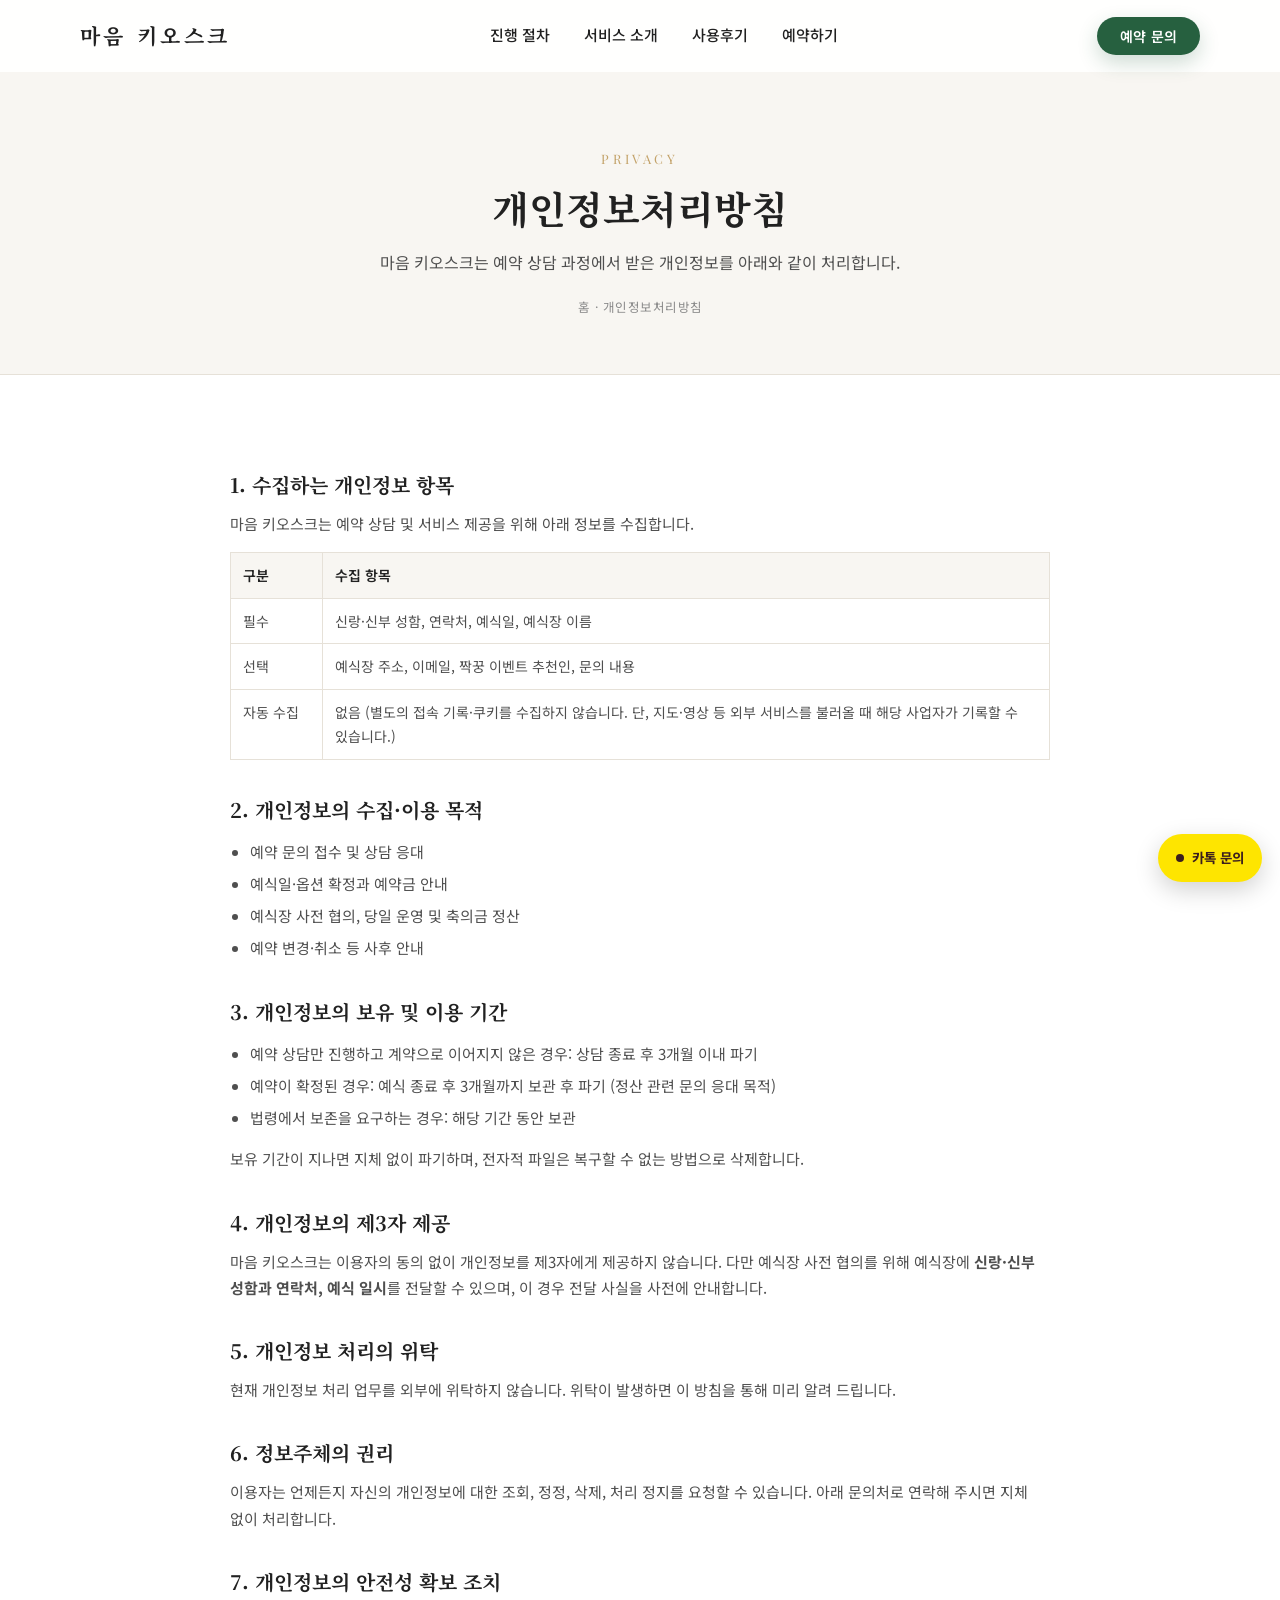
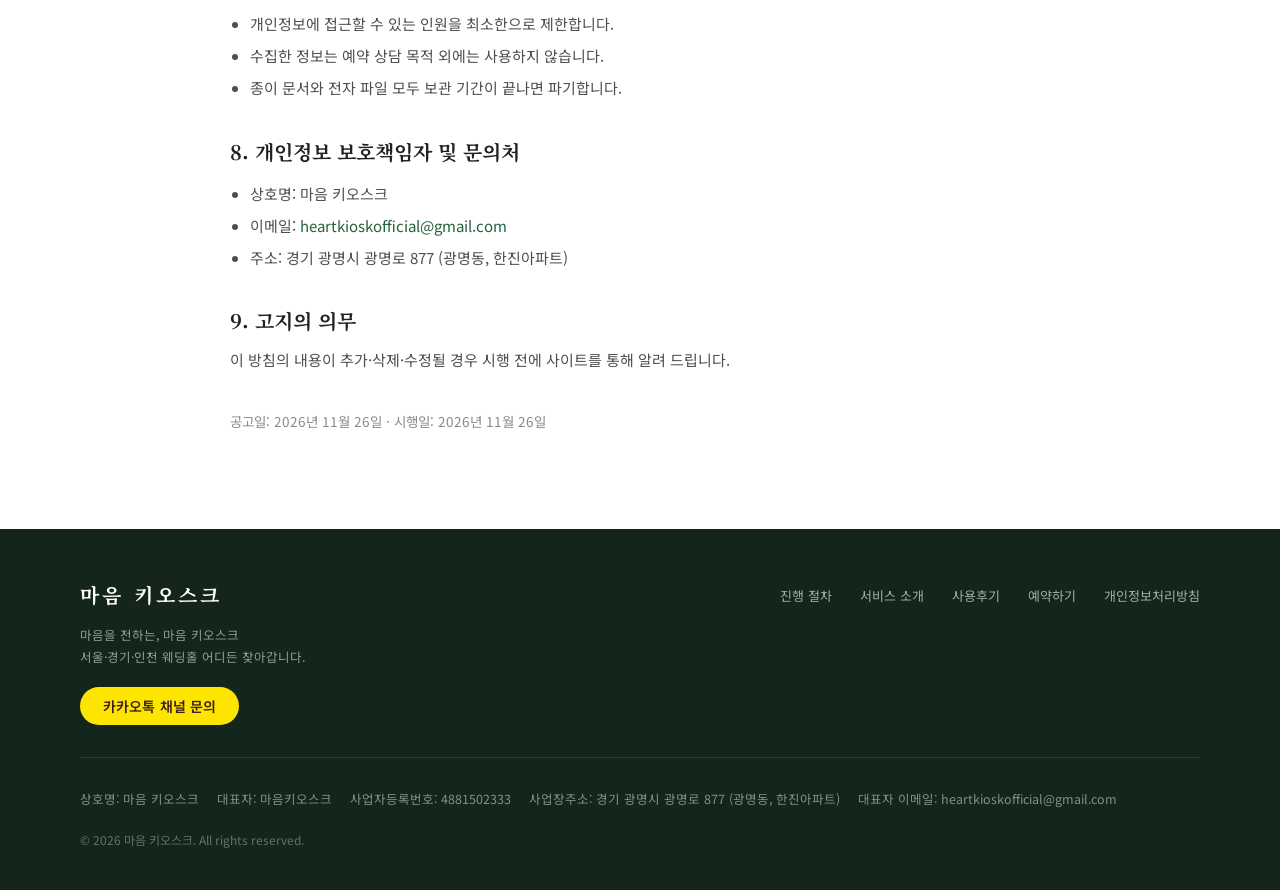
<file: privacy.html>
<!DOCTYPE html>
<html lang="ko">
<head>
<meta charset="utf-8">
<meta name="viewport" content="width=device-width, initial-scale=1">
<title>개인정보처리방침 | 마음 키오스크</title>
<meta name="description" content="마음 키오스크 개인정보처리방침 — 수집하는 개인정보 항목, 이용 목적, 보유 기간과 이용자의 권리를 안내합니다.">
<meta name="theme-color" content="#173c28">
<link rel="icon" href="assets/img/favicon.svg" type="image/svg+xml">
<link rel="preconnect" href="https://fonts.googleapis.com">
<link rel="preconnect" href="https://fonts.gstatic.com" crossorigin>
<link href="https://fonts.googleapis.com/css2?family=Noto+Sans+KR:wght@400;500;700&family=Noto+Serif+KR:wght@600;700&family=Playfair+Display:ital,wght@0,600;1,600&display=swap" rel="stylesheet">
<link rel="stylesheet" href="assets/css/style.css">
</head>
<body>
<!--
  ※ 이 문서는 새 사이트 제작 과정에서 정리한 초안입니다.
     실제 게시 전에 대표자 확인(보유 기간, 파기 방법, 위탁 여부)을 거쳐 주세요.
-->
<header class="site-header">
  <div class="container">
    <a class="brand" href="index.html" aria-label="마음 키오스크 홈"><span class="brand-text">마음 키오스크</span></a>
    <nav class="nav" aria-label="주요 메뉴">
      <a href="procedure.html">진행 절차</a>
      <a href="about.html">서비스 소개</a>
      <a href="reviews.html">사용후기</a>
      <a href="reserve.html">예약하기</a>
    </nav>
    <div class="header-actions">
      <a class="btn btn--primary btn--sm" href="reserve.html">예약 문의</a>
      <button class="nav-toggle" aria-label="메뉴 열기" aria-expanded="false"><span></span></button>
    </div>
  </div>
</header>

<main>
  <section class="page-hero">
    <div class="container">
      <span class="eyebrow">Privacy</span>
      <h1>개인정보처리방침</h1>
      <p>마음 키오스크는 예약 상담 과정에서 받은 개인정보를 아래와 같이 처리합니다.</p>
      <div class="breadcrumb"><a href="index.html">홈</a> · 개인정보처리방침</div>
    </div>
  </section>

  <section class="section">
    <div class="container-narrow legal">

      <h2>1. 수집하는 개인정보 항목</h2>
      <p>마음 키오스크는 예약 상담 및 서비스 제공을 위해 아래 정보를 수집합니다.</p>
      <table>
        <tr><th>구분</th><th>수집 항목</th></tr>
        <tr><td>필수</td><td>신랑·신부 성함, 연락처, 예식일, 예식장 이름</td></tr>
        <tr><td>선택</td><td>예식장 주소, 이메일, 짝꿍 이벤트 추천인, 문의 내용</td></tr>
        <tr><td>자동 수집</td><td>없음 (별도의 접속 기록·쿠키를 수집하지 않습니다. 단, 지도·영상 등 외부 서비스를 불러올 때 해당 사업자가 기록할 수 있습니다.)</td></tr>
      </table>

      <h2>2. 개인정보의 수집·이용 목적</h2>
      <ul>
        <li>예약 문의 접수 및 상담 응대</li>
        <li>예식일·옵션 확정과 예약금 안내</li>
        <li>예식장 사전 협의, 당일 운영 및 축의금 정산</li>
        <li>예약 변경·취소 등 사후 안내</li>
      </ul>

      <h2>3. 개인정보의 보유 및 이용 기간</h2>
      <ul>
        <li>예약 상담만 진행하고 계약으로 이어지지 않은 경우: 상담 종료 후 3개월 이내 파기</li>
        <li>예약이 확정된 경우: 예식 종료 후 3개월까지 보관 후 파기 (정산 관련 문의 응대 목적)</li>
        <li>법령에서 보존을 요구하는 경우: 해당 기간 동안 보관</li>
      </ul>
      <p>보유 기간이 지나면 지체 없이 파기하며, 전자적 파일은 복구할 수 없는 방법으로 삭제합니다.</p>

      <h2>4. 개인정보의 제3자 제공</h2>
      <p>마음 키오스크는 이용자의 동의 없이 개인정보를 제3자에게 제공하지 않습니다. 다만 예식장 사전 협의를 위해 예식장에 <strong>신랑·신부 성함과 연락처, 예식 일시</strong>를 전달할 수 있으며, 이 경우 전달 사실을 사전에 안내합니다.</p>

      <h2>5. 개인정보 처리의 위탁</h2>
      <p>현재 개인정보 처리 업무를 외부에 위탁하지 않습니다. 위탁이 발생하면 이 방침을 통해 미리 알려 드립니다.</p>

      <h2>6. 정보주체의 권리</h2>
      <p>이용자는 언제든지 자신의 개인정보에 대한 조회, 정정, 삭제, 처리 정지를 요청할 수 있습니다. 아래 문의처로 연락해 주시면 지체 없이 처리합니다.</p>

      <h2>7. 개인정보의 안전성 확보 조치</h2>
      <ul>
        <li>개인정보에 접근할 수 있는 인원을 최소한으로 제한합니다.</li>
        <li>수집한 정보는 예약 상담 목적 외에는 사용하지 않습니다.</li>
        <li>종이 문서와 전자 파일 모두 보관 기간이 끝나면 파기합니다.</li>
      </ul>

      <h2>8. 개인정보 보호책임자 및 문의처</h2>
      <ul>
        <li>상호명: 마음 키오스크</li>
        <li>이메일: <a data-email="text" href="#" style="color:var(--green-700)">heartkioskofficial@gmail.com</a></li>
        <li>주소: 경기 광명시 광명로 877 (광명동, 한진아파트)</li>
      </ul>

      <h2>9. 고지의 의무</h2>
      <p>이 방침의 내용이 추가·삭제·수정될 경우 시행 전에 사이트를 통해 알려 드립니다.</p>

      <p style="margin-top:36px;font-size:13.5px;color:var(--muted)">공고일: 2026년 11월 26일 · 시행일: 2026년 11월 26일</p>

    </div>
  </section>
</main>

<footer class="site-footer">
  <div class="container">
    <div class="footer-top">
      <div class="footer-brand">
        <a class="brand" href="index.html"><span class="brand-text">마음 키오스크</span></a>
        <p>마음을 전하는, 마음 키오스크<br>서울·경기·인천 웨딩홀 어디든 찾아갑니다.</p>
        <div class="footer-kakao"><a class="btn btn--kakao btn--sm" data-kakao href="#">카카오톡 채널 문의</a></div>
      </div>
      <nav class="footer-links" aria-label="바로가기">
        <a href="procedure.html">진행 절차</a>
        <a href="about.html">서비스 소개</a>
        <a href="reviews.html">사용후기</a>
        <a href="reserve.html">예약하기</a>
        <a href="privacy.html">개인정보처리방침</a>
      </nav>
    </div>
    <div class="footer-info">
      <span>상호명: 마음 키오스크</span>
      <span>대표자: 마음키오스크</span>
      <span>사업자등록번호: 4881502333</span>
      <span>사업장주소: 경기 광명시 광명로 877 (광명동, 한진아파트)</span>
      <span>대표자 이메일: <a data-email="text" href="#">heartkioskofficial@gmail.com</a></span>
    </div>
    <div class="footer-bottom">© <span data-year>2026</span> 마음 키오스크. All rights reserved.</div>
  </div>
</footer>

<a class="float-kakao" data-kakao href="#" aria-label="카카오톡으로 문의하기"><span class="dot"></span>카톡 문의</a>
<script src="assets/js/config.js"></script>
<script src="assets/js/main.js"></script>
</body>
</html>
</file>
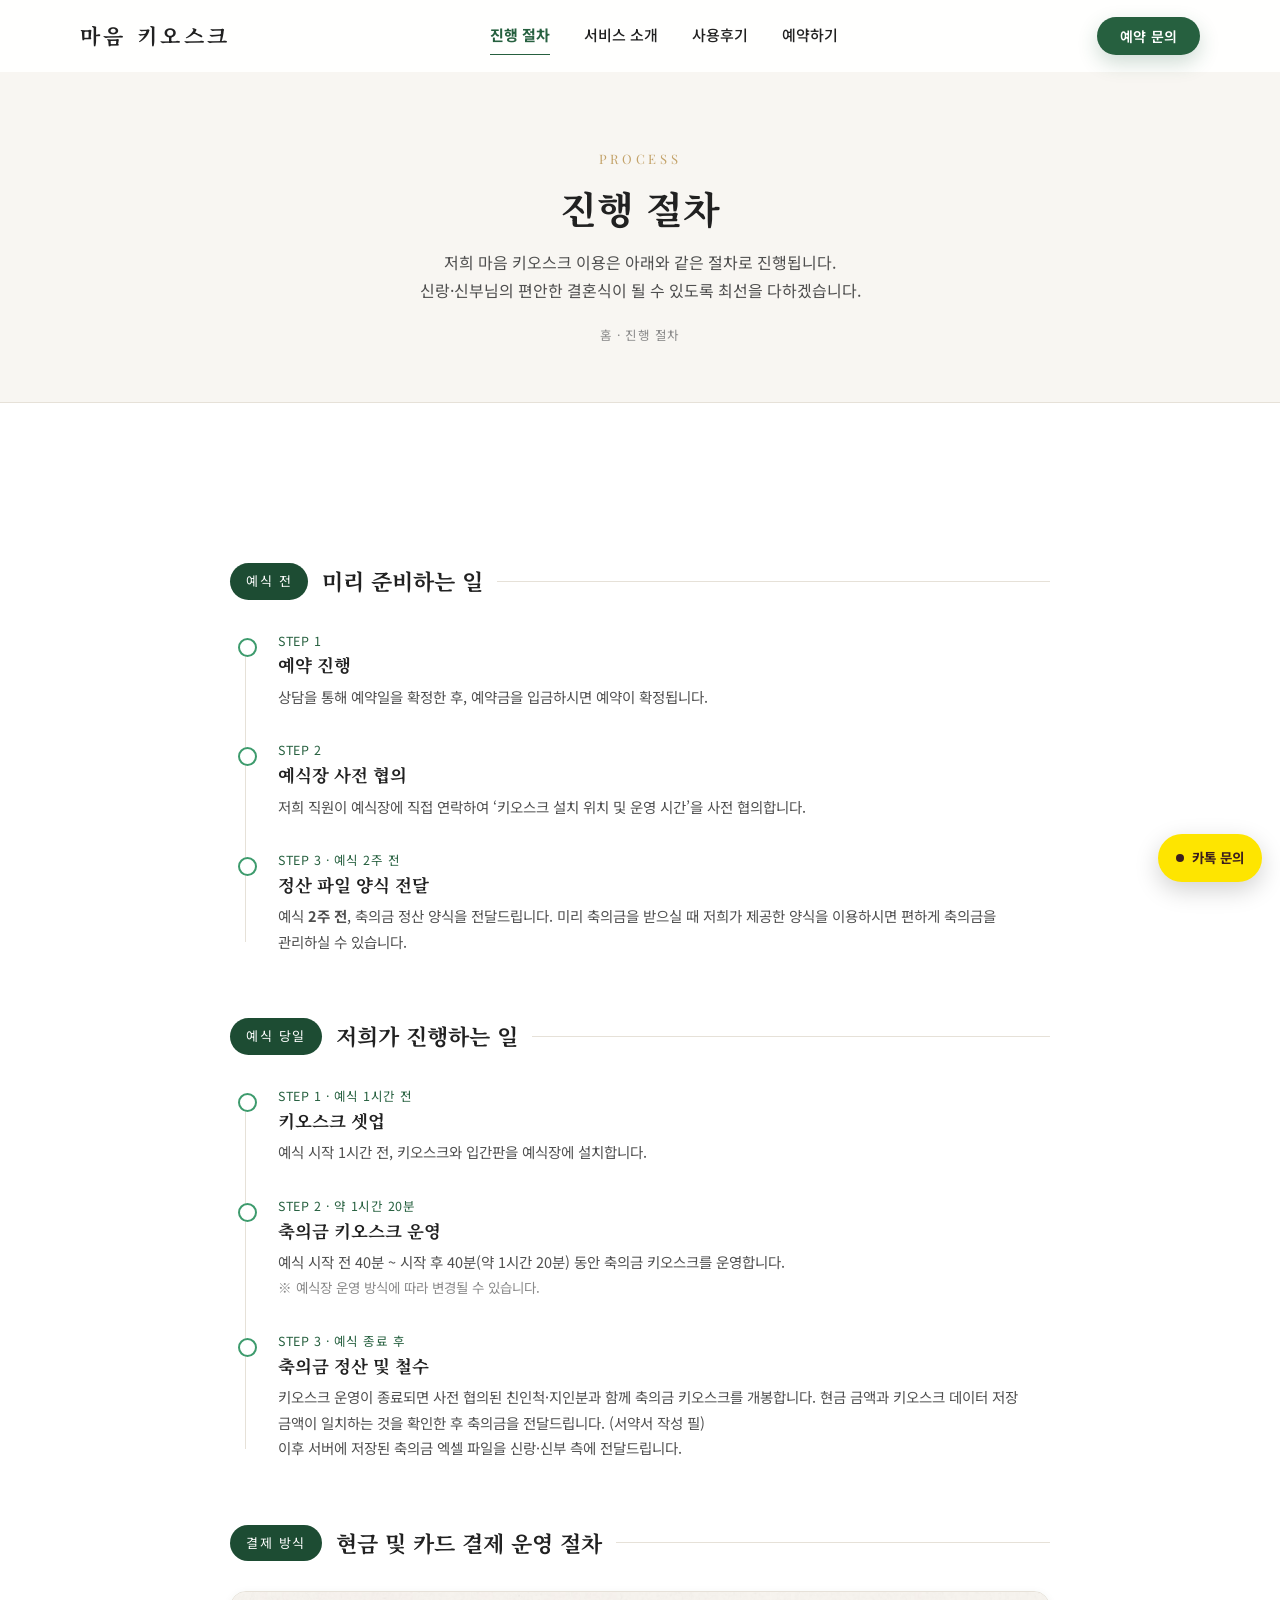
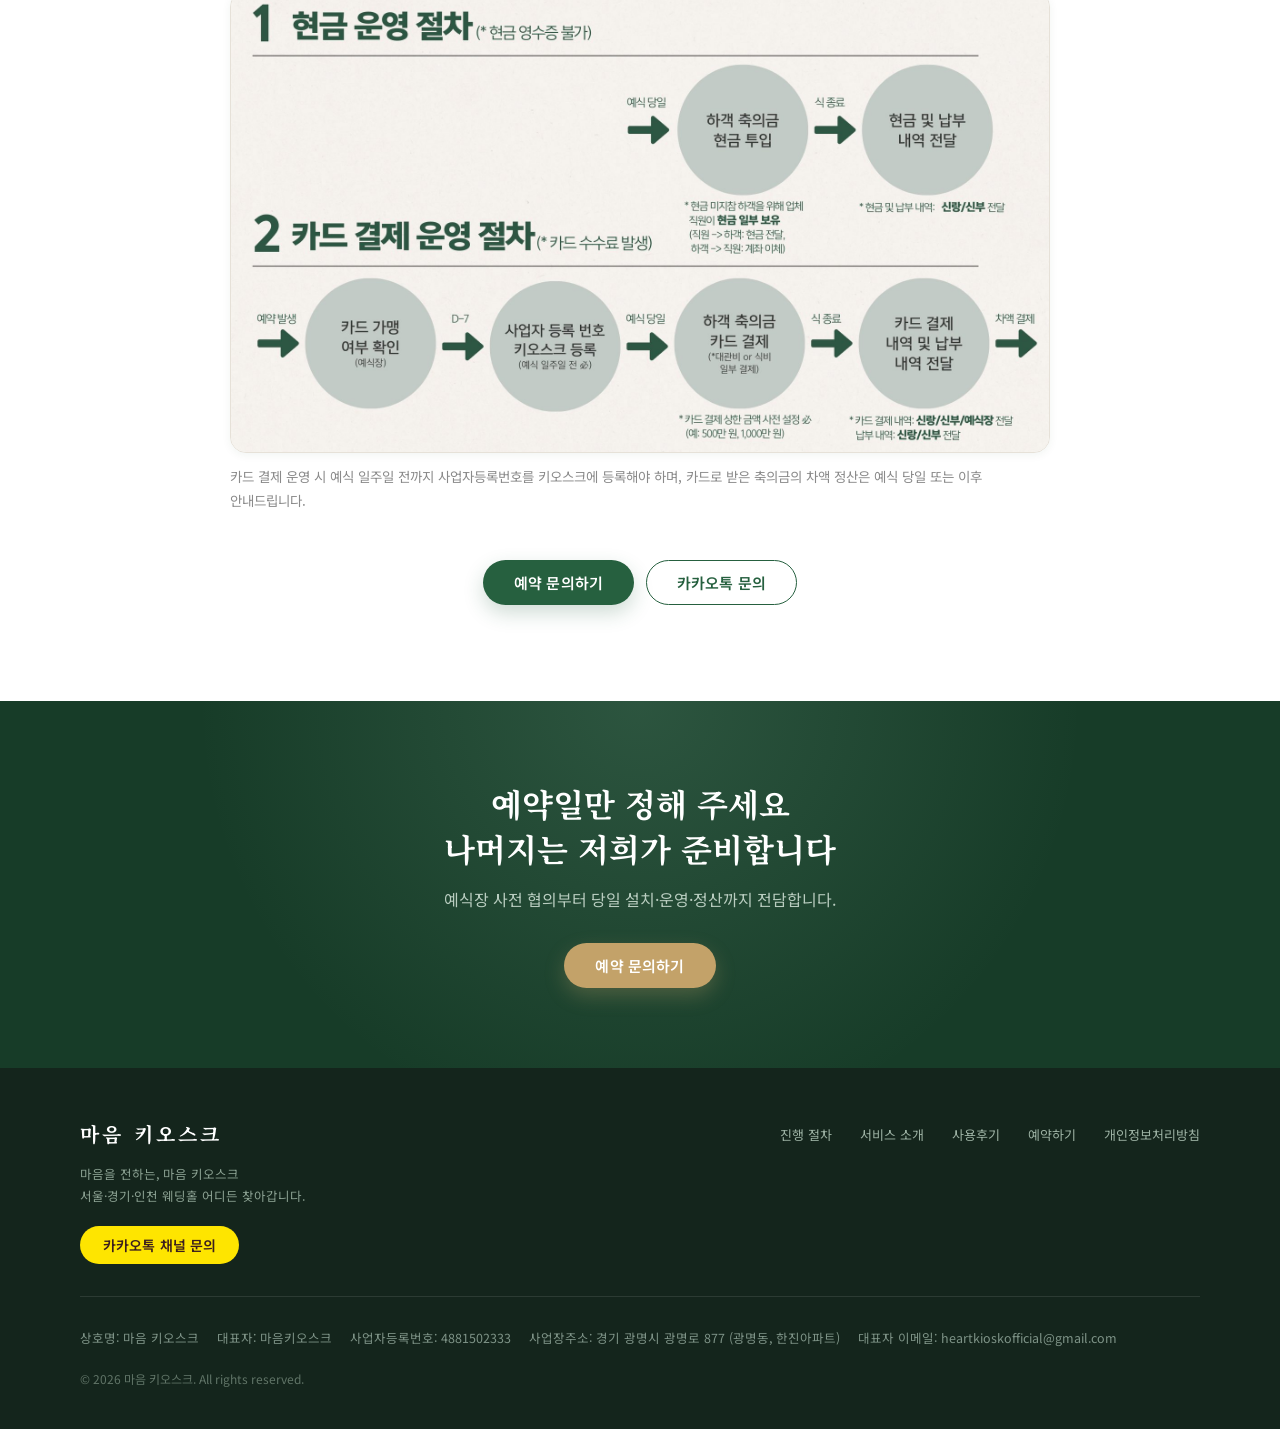
<file: procedure.html>
<!DOCTYPE html>
<html lang="ko">
<head>
<meta charset="utf-8">
<meta name="viewport" content="width=device-width, initial-scale=1">
<title>진행 절차 | 마음 키오스크</title>
<meta name="description" content="마음 키오스크 이용 절차 — 예약 진행, 예식장 사전 협의, 정산 양식 전달부터 예식 당일 설치·운영·정산까지 안내합니다.">
<meta name="theme-color" content="#173c28">
<link rel="icon" href="assets/img/favicon.svg" type="image/svg+xml">
<link rel="preconnect" href="https://fonts.googleapis.com">
<link rel="preconnect" href="https://fonts.gstatic.com" crossorigin>
<link href="https://fonts.googleapis.com/css2?family=Noto+Sans+KR:wght@400;500;700&family=Noto+Serif+KR:wght@600;700&family=Playfair+Display:ital,wght@0,600;1,600&display=swap" rel="stylesheet">
<link rel="stylesheet" href="assets/css/style.css">
</head>
<body>

<header class="site-header">
  <div class="container">
    <a class="brand" href="index.html" aria-label="마음 키오스크 홈"><span class="brand-text">마음 키오스크</span></a>
    <nav class="nav" aria-label="주요 메뉴">
      <a href="procedure.html" aria-current="page">진행 절차</a>
      <a href="about.html">서비스 소개</a>
      <a href="reviews.html">사용후기</a>
      <a href="reserve.html">예약하기</a>
    </nav>
    <div class="header-actions">
      <a class="btn btn--primary btn--sm" href="reserve.html">예약 문의</a>
      <button class="nav-toggle" aria-label="메뉴 열기" aria-expanded="false"><span></span></button>
    </div>
  </div>
</header>

<main>
  <section class="page-hero">
    <div class="container">
      <span class="eyebrow">Process</span>
      <h1>진행 절차</h1>
      <p>저희 마음 키오스크 이용은 아래와 같은 절차로 진행됩니다.<br>신랑·신부님의 편안한 결혼식이 될 수 있도록 최선을 다하겠습니다.</p>
      <div class="breadcrumb"><a href="index.html">홈</a> · 진행 절차</div>
    </div>
  </section>

  <section class="section">
    <div class="container-narrow">

      <div class="phase-title reveal">
        <span class="pill">예식 전</span><h2>미리 준비하는 일</h2><span class="line"></span>
      </div>

      <ul class="timeline reveal">
        <li>
          <span class="when">STEP 1</span>
          <h3>예약 진행</h3>
          <p>상담을 통해 예약일을 확정한 후, 예약금을 입금하시면 예약이 확정됩니다.</p>
        </li>
        <li>
          <span class="when">STEP 2</span>
          <h3>예식장 사전 협의</h3>
          <p>저희 직원이 예식장에 직접 연락하여 ‘키오스크 설치 위치 및 운영 시간’을 사전 협의합니다.</p>
        </li>
        <li>
          <span class="when">STEP 3 · 예식 2주 전</span>
          <h3>정산 파일 양식 전달</h3>
          <p>예식 <strong>2주 전</strong>, 축의금 정산 양식을 전달드립니다. 미리 축의금을 받으실 때 저희가 제공한 양식을 이용하시면 편하게 축의금을 관리하실 수 있습니다.</p>
        </li>
      </ul>

      <div class="phase-title reveal">
        <span class="pill">예식 당일</span><h2>저희가 진행하는 일</h2><span class="line"></span>
      </div>

      <ul class="timeline reveal">
        <li>
          <span class="when">STEP 1 · 예식 1시간 전</span>
          <h3>키오스크 셋업</h3>
          <p>예식 시작 1시간 전, 키오스크와 입간판을 예식장에 설치합니다.</p>
        </li>
        <li>
          <span class="when">STEP 2 · 약 1시간 20분</span>
          <h3>축의금 키오스크 운영</h3>
          <p>예식 시작 전 40분 ~ 시작 후 40분(약 1시간 20분) 동안 축의금 키오스크를 운영합니다.<br>
          <span style="color:var(--muted);font-size:13.5px">※ 예식장 운영 방식에 따라 변경될 수 있습니다.</span></p>
        </li>
        <li>
          <span class="when">STEP 3 · 예식 종료 후</span>
          <h3>축의금 정산 및 철수</h3>
          <p>키오스크 운영이 종료되면 사전 협의된 친인척·지인분과 함께 축의금 키오스크를 개봉합니다. 현금 금액과 키오스크 데이터 저장 금액이 일치하는 것을 확인한 후 축의금을 전달드립니다. (서약서 작성 필)<br>
          이후 서버에 저장된 축의금 엑셀 파일을 신랑·신부 측에 전달드립니다.</p>
        </li>
      </ul>

      <div class="phase-title reveal">
        <span class="pill">결제 방식</span><h2>현금 및 카드 결제 운영 절차</h2><span class="line"></span>
      </div>

      <figure class="flow-figure reveal">
        <img src="assets/img/procedure-flow.jpg" alt="현금 운영 절차와 카드 결제 운영 절차 도표">
      </figure>
      <p style="font-size:13.5px;color:var(--muted)">카드 결제 운영 시 예식 일주일 전까지 사업자등록번호를 키오스크에 등록해야 하며, 카드로 받은 축의금의 차액 정산은 예식 당일 또는 이후 안내드립니다.</p>

      <div class="btn-row" style="margin-top:48px">
        <a class="btn btn--primary" href="reserve.html#apply">예약 문의하기</a>
        <a class="btn btn--outline" data-kakao href="#">카카오톡 문의</a>
      </div>

    </div>
  </section>

  <section class="cta-band">
    <div class="container inner">
      <h2>예약일만 정해 주세요<br>나머지는 저희가 준비합니다</h2>
      <p>예식장 사전 협의부터 당일 설치·운영·정산까지 전담합니다.</p>
      <div class="btn-row"><a class="btn btn--gold" href="reserve.html#apply">예약 문의하기</a></div>
    </div>
  </section>
</main>

<footer class="site-footer">
  <div class="container">
    <div class="footer-top">
      <div class="footer-brand">
        <a class="brand" href="index.html"><span class="brand-text">마음 키오스크</span></a>
        <p>마음을 전하는, 마음 키오스크<br>서울·경기·인천 웨딩홀 어디든 찾아갑니다.</p>
        <div class="footer-kakao"><a class="btn btn--kakao btn--sm" data-kakao href="#">카카오톡 채널 문의</a></div>
      </div>
      <nav class="footer-links" aria-label="바로가기">
        <a href="procedure.html">진행 절차</a>
        <a href="about.html">서비스 소개</a>
        <a href="reviews.html">사용후기</a>
        <a href="reserve.html">예약하기</a>
        <a href="privacy.html">개인정보처리방침</a>
      </nav>
    </div>
    <div class="footer-info">
      <span>상호명: 마음 키오스크</span>
      <span>대표자: 마음키오스크</span>
      <span>사업자등록번호: 4881502333</span>
      <span>사업장주소: 경기 광명시 광명로 877 (광명동, 한진아파트)</span>
      <span>대표자 이메일: <a data-email="text" href="#">heartkioskofficial@gmail.com</a></span>
    </div>
    <div class="footer-bottom">© <span data-year>2026</span> 마음 키오스크. All rights reserved.</div>
  </div>
</footer>

<a class="float-kakao" data-kakao href="#" aria-label="카카오톡으로 문의하기"><span class="dot"></span>카톡 문의</a>
<script src="assets/js/config.js"></script>
<script src="assets/js/main.js"></script>
</body>
</html>
</file>
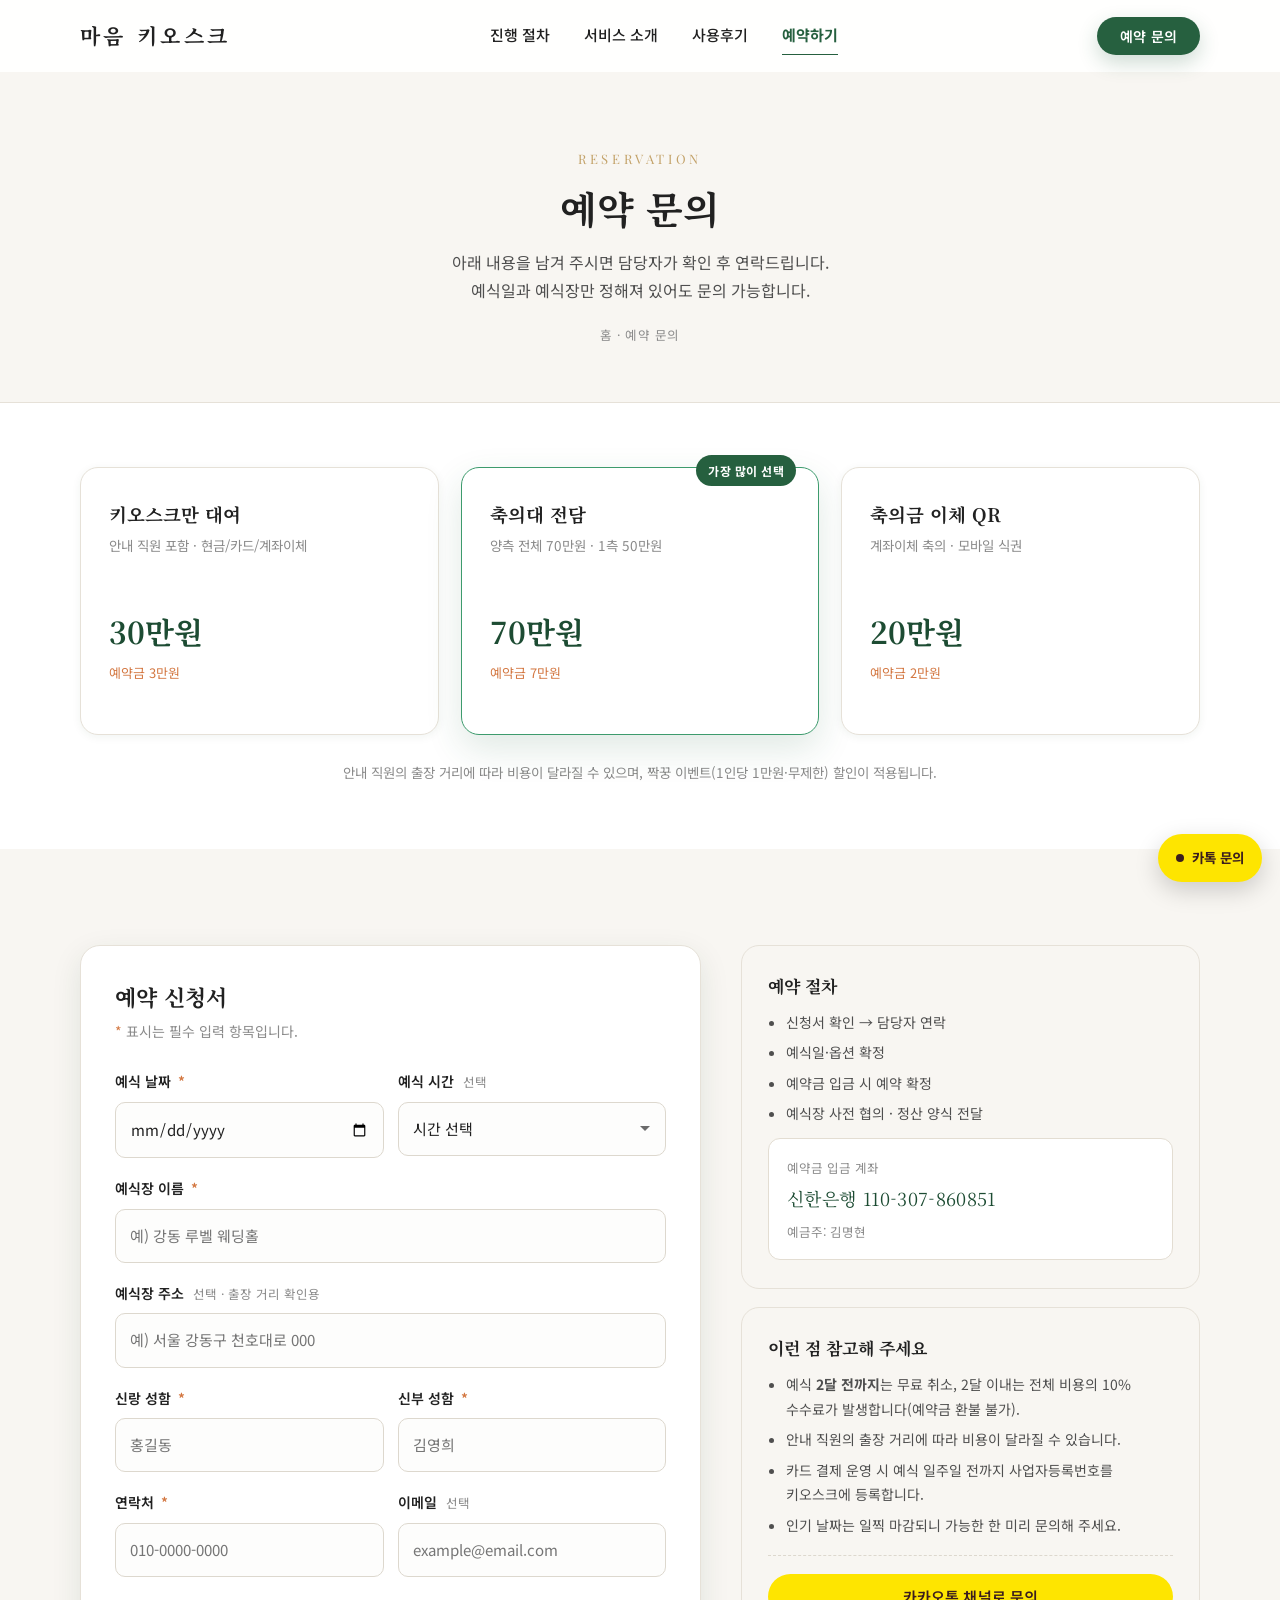
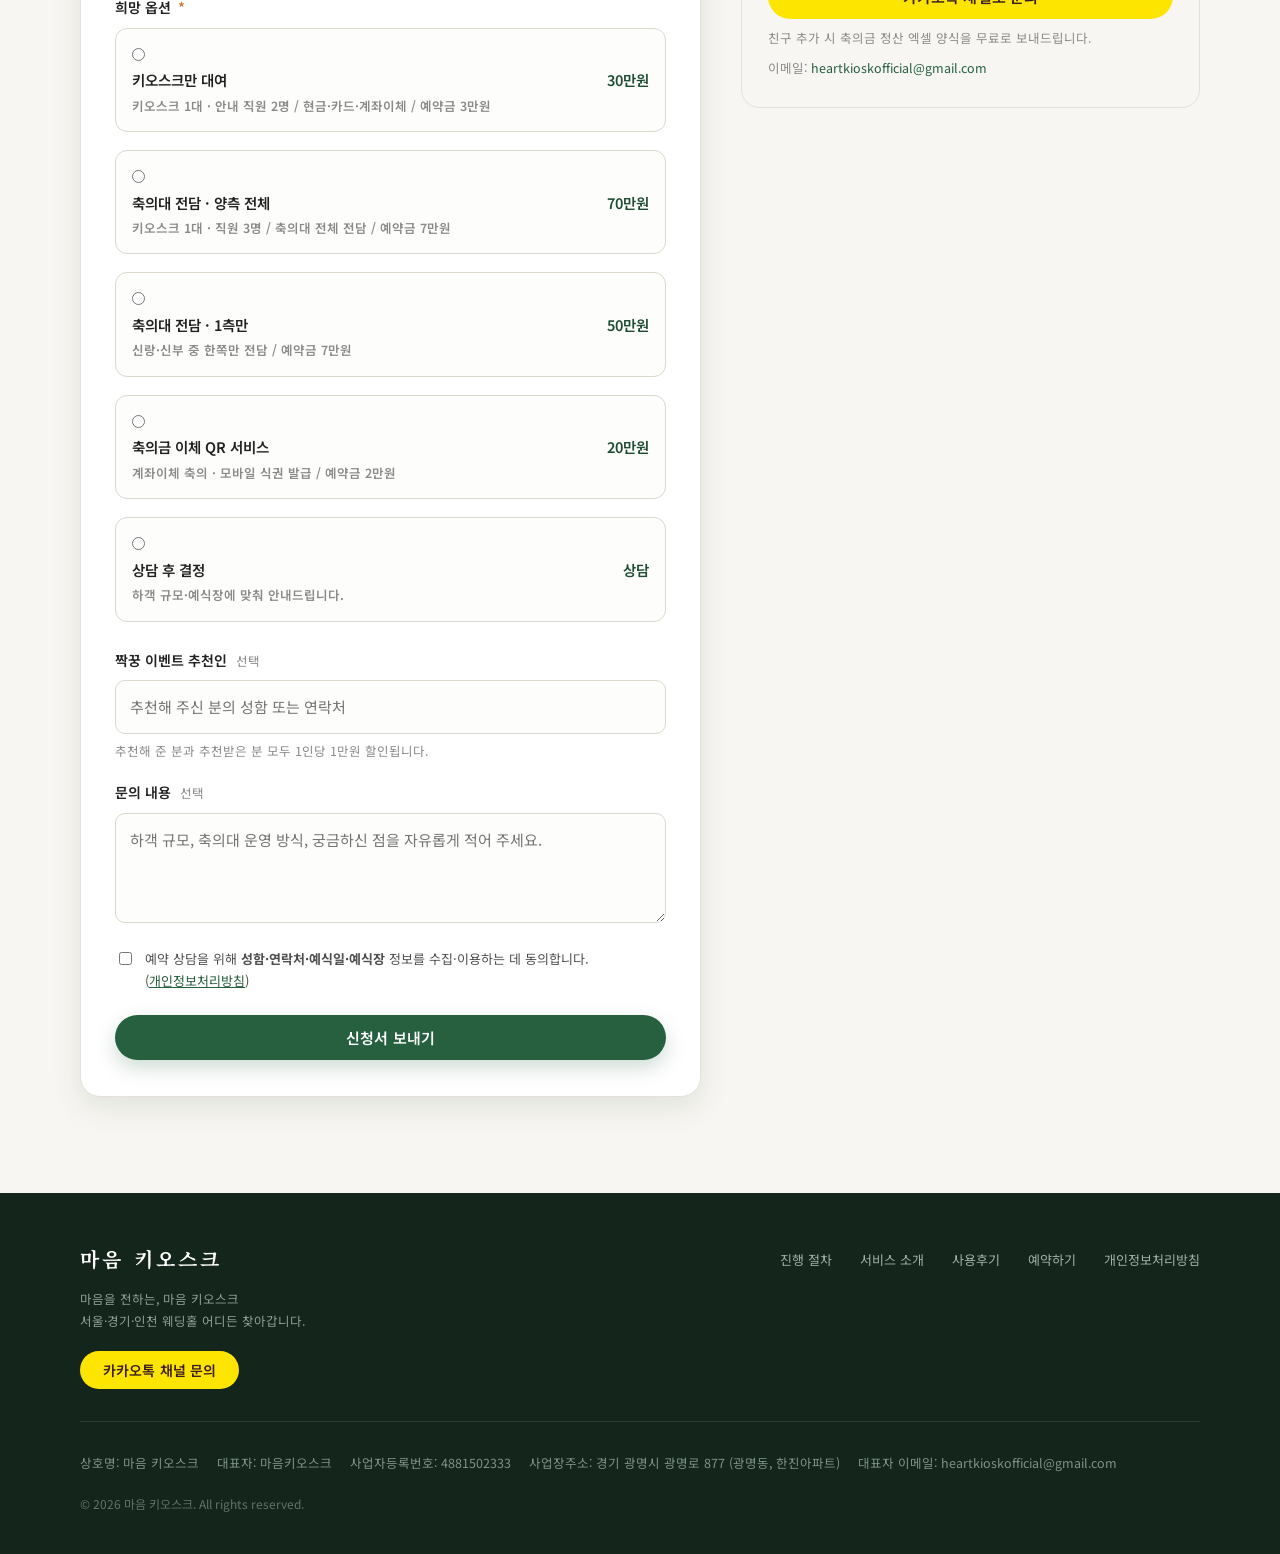
<file: reserve.html>
<!DOCTYPE html>
<html lang="ko">
<head>
<meta charset="utf-8">
<meta name="viewport" content="width=device-width, initial-scale=1">
<title>예약 문의 | 마음 키오스크</title>
<meta name="description" content="축의금 키오스크 예약 문의 — 예식일, 예식장, 신랑·신부 성함, 연락처와 희망 옵션을 남겨 주시면 확인 후 연락드립니다.">
<meta name="theme-color" content="#173c28">
<link rel="icon" href="assets/img/favicon.svg" type="image/svg+xml">
<link rel="preconnect" href="https://fonts.googleapis.com">
<link rel="preconnect" href="https://fonts.gstatic.com" crossorigin>
<link href="https://fonts.googleapis.com/css2?family=Noto+Sans+KR:wght@400;500;700&family=Noto+Serif+KR:wght@600;700&family=Playfair+Display:ital,wght@0,600;1,600&display=swap" rel="stylesheet">
<link rel="stylesheet" href="assets/css/style.css">
</head>
<body>

<header class="site-header">
  <div class="container">
    <a class="brand" href="index.html" aria-label="마음 키오스크 홈"><span class="brand-text">마음 키오스크</span></a>
    <nav class="nav" aria-label="주요 메뉴">
      <a href="procedure.html">진행 절차</a>
      <a href="about.html">서비스 소개</a>
      <a href="reviews.html">사용후기</a>
      <a href="reserve.html" aria-current="page">예약하기</a>
    </nav>
    <div class="header-actions">
      <a class="btn btn--primary btn--sm" href="#apply">예약 문의</a>
      <button class="nav-toggle" aria-label="메뉴 열기" aria-expanded="false"><span></span></button>
    </div>
  </div>
</header>

<main>
  <section class="page-hero">
    <div class="container">
      <span class="eyebrow">Reservation</span>
      <h1>예약 문의</h1>
      <p>아래 내용을 남겨 주시면 담당자가 확인 후 연락드립니다.<br>예식일과 예식장만 정해져 있어도 문의 가능합니다.</p>
      <div class="breadcrumb"><a href="index.html">홈</a> · 예약 문의</div>
    </div>
  </section>

  <!-- 옵션 요약 -->
  <section class="section section--tight">
    <div class="container">
      <div class="price-grid">
        <div class="price-card">
          <h3>키오스크만 대여</h3>
          <p class="desc">안내 직원 포함 · 현금/카드/계좌이체</p>
          <div class="price"><span class="amount">30만원</span></div>
          <p class="deposit">예약금 3만원</p>
        </div>
        <div class="price-card is-featured">
          <span class="price-tag">가장 많이 선택</span>
          <h3>축의대 전담</h3>
          <p class="desc">양측 전체 70만원 · 1측 50만원</p>
          <div class="price"><span class="amount">70만원</span></div>
          <p class="deposit">예약금 7만원</p>
        </div>
        <div class="price-card">
          <h3>축의금 이체 QR</h3>
          <p class="desc">계좌이체 축의 · 모바일 식권</p>
          <div class="price"><span class="amount">20만원</span></div>
          <p class="deposit">예약금 2만원</p>
        </div>
      </div>
      <p class="price-note">안내 직원의 출장 거리에 따라 비용이 달라질 수 있으며, 짝꿍 이벤트(1인당 1만원·무제한) 할인이 적용됩니다.</p>
    </div>
  </section>

  <!-- 예약 폼 -->
  <section class="section section--cream" id="apply">
    <div class="container">
      <div class="reserve-layout">

        <div class="form-card">
          <h2>예약 신청서</h2>
          <p class="form-desc"><span style="color:var(--accent)">*</span> 표시는 필수 입력 항목입니다.</p>

          <div class="form-msg" role="status" aria-live="polite"></div>

          <form id="reserve-form" novalidate>
            <div class="field-row">
              <div class="field">
                <label for="weddingDate">예식 날짜 <span class="req">*</span></label>
                <input type="date" id="weddingDate" name="weddingDate" required>
              </div>
              <div class="field">
                <label for="weddingTime">예식 시간 <span class="opt-note">선택</span></label>
                <select id="weddingTime" name="weddingTime">
                  <option value="">시간 선택</option>
                  <option>오전 10:00</option>
                  <option>오전 10:30</option>
                  <option>오전 11:00</option>
                  <option>오전 11:30</option>
                  <option>낮 12:00</option>
                  <option>낮 12:30</option>
                  <option>오후 1:00</option>
                  <option>오후 1:30</option>
                  <option>오후 2:00</option>
                  <option>오후 2:30</option>
                  <option>오후 3:00</option>
                  <option>오후 4:00</option>
                  <option>오후 5:00</option>
                  <option>오후 6:00</option>
                  <option>미정</option>
                </select>
              </div>
            </div>

            <div class="field">
              <label for="venue">예식장 이름 <span class="req">*</span></label>
              <input type="text" id="venue" name="venue" required placeholder="예) 강동 루벨 웨딩홀" autocomplete="off">
            </div>

            <div class="field">
              <label for="venueAddress">예식장 주소 <span class="opt-note">선택 · 출장 거리 확인용</span></label>
              <input type="text" id="venueAddress" name="venueAddress" placeholder="예) 서울 강동구 천호대로 000" autocomplete="off">
            </div>

            <div class="field-row">
              <div class="field">
                <label for="groom">신랑 성함 <span class="req">*</span></label>
                <input type="text" id="groom" name="groom" required placeholder="홍길동" autocomplete="off">
              </div>
              <div class="field">
                <label for="bride">신부 성함 <span class="req">*</span></label>
                <input type="text" id="bride" name="bride" required placeholder="김영희" autocomplete="off">
              </div>
            </div>

            <div class="field-row">
              <div class="field">
                <label for="phone">연락처 <span class="req">*</span></label>
                <input type="tel" id="phone" name="phone" required placeholder="010-0000-0000" autocomplete="tel" inputmode="tel">
              </div>
              <div class="field">
                <label for="email">이메일 <span class="opt-note">선택</span></label>
                <input type="email" id="email" name="email" placeholder="example@email.com" autocomplete="email">
              </div>
            </div>

            <div class="field">
              <label>희망 옵션 <span class="req">*</span></label>
              <div class="opt-group">
                <label class="opt">
                  <input type="radio" name="option" value="kiosk" data-label="키오스크만 대여 (30만원 · 예약금 3만원)">
                  <span class="opt-body">
                    <span class="opt-title"><span>키오스크만 대여</span><span class="opt-price">30만원</span></span>
                    <span class="opt-desc">키오스크 1대 · 안내 직원 2명 / 현금·카드·계좌이체 / 예약금 3만원</span>
                  </span>
                </label>
                <label class="opt">
                  <input type="radio" name="option" value="desk-both" data-label="축의대 전담 — 양측 전체 (70만원 · 예약금 7만원)">
                  <span class="opt-body">
                    <span class="opt-title"><span>축의대 전담 · 양측 전체</span><span class="opt-price">70만원</span></span>
                    <span class="opt-desc">키오스크 1대 · 직원 3명 / 축의대 전체 전담 / 예약금 7만원</span>
                  </span>
                </label>
                <label class="opt">
                  <input type="radio" name="option" value="desk-one" data-label="축의대 전담 — 1측만 (50만원 · 예약금 7만원)">
                  <span class="opt-body">
                    <span class="opt-title"><span>축의대 전담 · 1측만</span><span class="opt-price">50만원</span></span>
                    <span class="opt-desc">신랑·신부 중 한쪽만 전담 / 예약금 7만원</span>
                  </span>
                </label>
                <label class="opt">
                  <input type="radio" name="option" value="qr" data-label="축의금 이체 QR 서비스 (20만원 · 예약금 2만원)">
                  <span class="opt-body">
                    <span class="opt-title"><span>축의금 이체 QR 서비스</span><span class="opt-price">20만원</span></span>
                    <span class="opt-desc">계좌이체 축의 · 모바일 식권 발급 / 예약금 2만원</span>
                  </span>
                </label>
                <label class="opt">
                  <input type="radio" name="option" value="consult" data-label="상담 후 결정">
                  <span class="opt-body">
                    <span class="opt-title"><span>상담 후 결정</span><span class="opt-price">상담</span></span>
                    <span class="opt-desc">하객 규모·예식장에 맞춰 안내드립니다.</span>
                  </span>
                </label>
              </div>
            </div>

            <div class="field">
              <label for="referrer">짝꿍 이벤트 추천인 <span class="opt-note">선택</span></label>
              <input type="text" id="referrer" name="referrer" placeholder="추천해 주신 분의 성함 또는 연락처">
              <p class="hint">추천해 준 분과 추천받은 분 모두 1인당 1만원 할인됩니다.</p>
            </div>

            <div class="field">
              <label for="memo">문의 내용 <span class="opt-note">선택</span></label>
              <textarea id="memo" name="memo" placeholder="하객 규모, 축의대 운영 방식, 궁금하신 점을 자유롭게 적어 주세요."></textarea>
            </div>

            <label class="consent">
              <input type="checkbox" name="consent" required>
              <span>예약 상담을 위해 <strong>성함·연락처·예식일·예식장</strong> 정보를 수집·이용하는 데 동의합니다. (<a href="privacy.html" target="_blank" rel="noopener">개인정보처리방침</a>)</span>
            </label>

            <button class="btn btn--primary btn--block" type="submit">신청서 보내기</button>
          </form>

          <div class="result" id="reserve-result">
            <div class="result-head">
              <span class="badge">✓</span>
              <strong>신청 내용이 정리되었습니다</strong>
            </div>
            <ol class="steps">
              <li>아래 내용을 확인한 뒤 <strong>‘메일로 보내기’</strong>를 눌러 주세요. 메일 앱이 열리면 그대로 전송하시면 됩니다.</li>
              <li>메일 앱이 없다면 <strong>‘내용 복사’</strong> 후 카카오톡 채널로 붙여넣어 보내 주세요.</li>
              <li>접수 확인 후 담당자가 연락처로 연락드립니다.</li>
            </ol>
            <div class="summary" id="reserve-summary"></div>
            <div class="btn-row">
              <a class="btn btn--primary" id="result-mail" href="#">메일로 보내기</a>
              <button class="btn btn--outline" id="result-copy" type="button">내용 복사</button>
              <a class="btn btn--kakao" data-kakao href="#">카카오톡으로 보내기</a>
            </div>
            <p class="copy-done">복사되었습니다. 카카오톡 채널 대화창에 붙여넣어 주세요.</p>
          </div>
        </div>

        <aside>
          <div class="side-card">
            <h3>예약 절차</h3>
            <ul>
              <li>신청서 확인 → 담당자 연락</li>
              <li>예식일·옵션 확정</li>
              <li>예약금 입금 시 예약 확정</li>
              <li>예식장 사전 협의 · 정산 양식 전달</li>
            </ul>
            <div class="bank-box" id="bank-box">
              <span class="small" style="color:var(--muted)">예약금 입금 계좌</span>
              <span class="acct" data-bank-line>예약 확인 후 안내드립니다</span>
              <span class="small" data-bank-holder></span>
            </div>
          </div>

          <div class="side-card">
            <h3>이런 점 참고해 주세요</h3>
            <ul>
              <li>예식 <strong>2달 전까지</strong>는 무료 취소, 2달 이내는 전체 비용의 10% 수수료가 발생합니다(예약금 환불 불가).</li>
              <li>안내 직원의 출장 거리에 따라 비용이 달라질 수 있습니다.</li>
              <li>카드 결제 운영 시 예식 일주일 전까지 사업자등록번호를 키오스크에 등록합니다.</li>
              <li>인기 날짜는 일찍 마감되니 가능한 한 미리 문의해 주세요.</li>
            </ul>
            <div class="kakao-box">
              <a class="btn btn--kakao btn--block" data-kakao href="#">카카오톡 채널로 문의</a>
              <p class="small">친구 추가 시 축의금 정산 엑셀 양식을 무료로 보내드립니다.</p>
            </div>
            <p class="small">이메일: <a data-email="text" href="#" style="color:var(--green-700)">heartkioskofficial@gmail.com</a></p>
          </div>
        </aside>

      </div>
    </div>
  </section>
</main>

<footer class="site-footer">
  <div class="container">
    <div class="footer-top">
      <div class="footer-brand">
        <a class="brand" href="index.html"><span class="brand-text">마음 키오스크</span></a>
        <p>마음을 전하는, 마음 키오스크<br>서울·경기·인천 웨딩홀 어디든 찾아갑니다.</p>
        <div class="footer-kakao"><a class="btn btn--kakao btn--sm" data-kakao href="#">카카오톡 채널 문의</a></div>
      </div>
      <nav class="footer-links" aria-label="바로가기">
        <a href="procedure.html">진행 절차</a>
        <a href="about.html">서비스 소개</a>
        <a href="reviews.html">사용후기</a>
        <a href="reserve.html">예약하기</a>
        <a href="privacy.html">개인정보처리방침</a>
      </nav>
    </div>
    <div class="footer-info">
      <span>상호명: 마음 키오스크</span>
      <span>대표자: 마음키오스크</span>
      <span>사업자등록번호: 4881502333</span>
      <span>사업장주소: 경기 광명시 광명로 877 (광명동, 한진아파트)</span>
      <span>대표자 이메일: <a data-email="text" href="#">heartkioskofficial@gmail.com</a></span>
    </div>
    <div class="footer-bottom">© <span data-year>2026</span> 마음 키오스크. All rights reserved.</div>
  </div>
</footer>

<a class="float-kakao" data-kakao href="#" aria-label="카카오톡으로 문의하기"><span class="dot"></span>카톡 문의</a>
<script src="assets/js/config.js"></script>
<script src="assets/js/main.js"></script>
<script>
/* 계좌 설정(config.js)이 채워져 있으면 계좌 안내 박스를 갱신 */
(function () {
  var c = window.HK_CONFIG || {};
  var b = c.bank || {};
  if (!b.bankName || !b.accountNumber) return;
  var line = document.querySelector("[data-bank-line]");
  var holder = document.querySelector("[data-bank-holder]");
  if (line) line.textContent = b.bankName + " " + b.accountNumber;
  if (holder) holder.textContent = "예금주: " + (b.holder || "");
  if (c.phone) {
    var box = document.querySelector(".side-card .small");
  }
})();
</script>
</body>
</html>
</file>
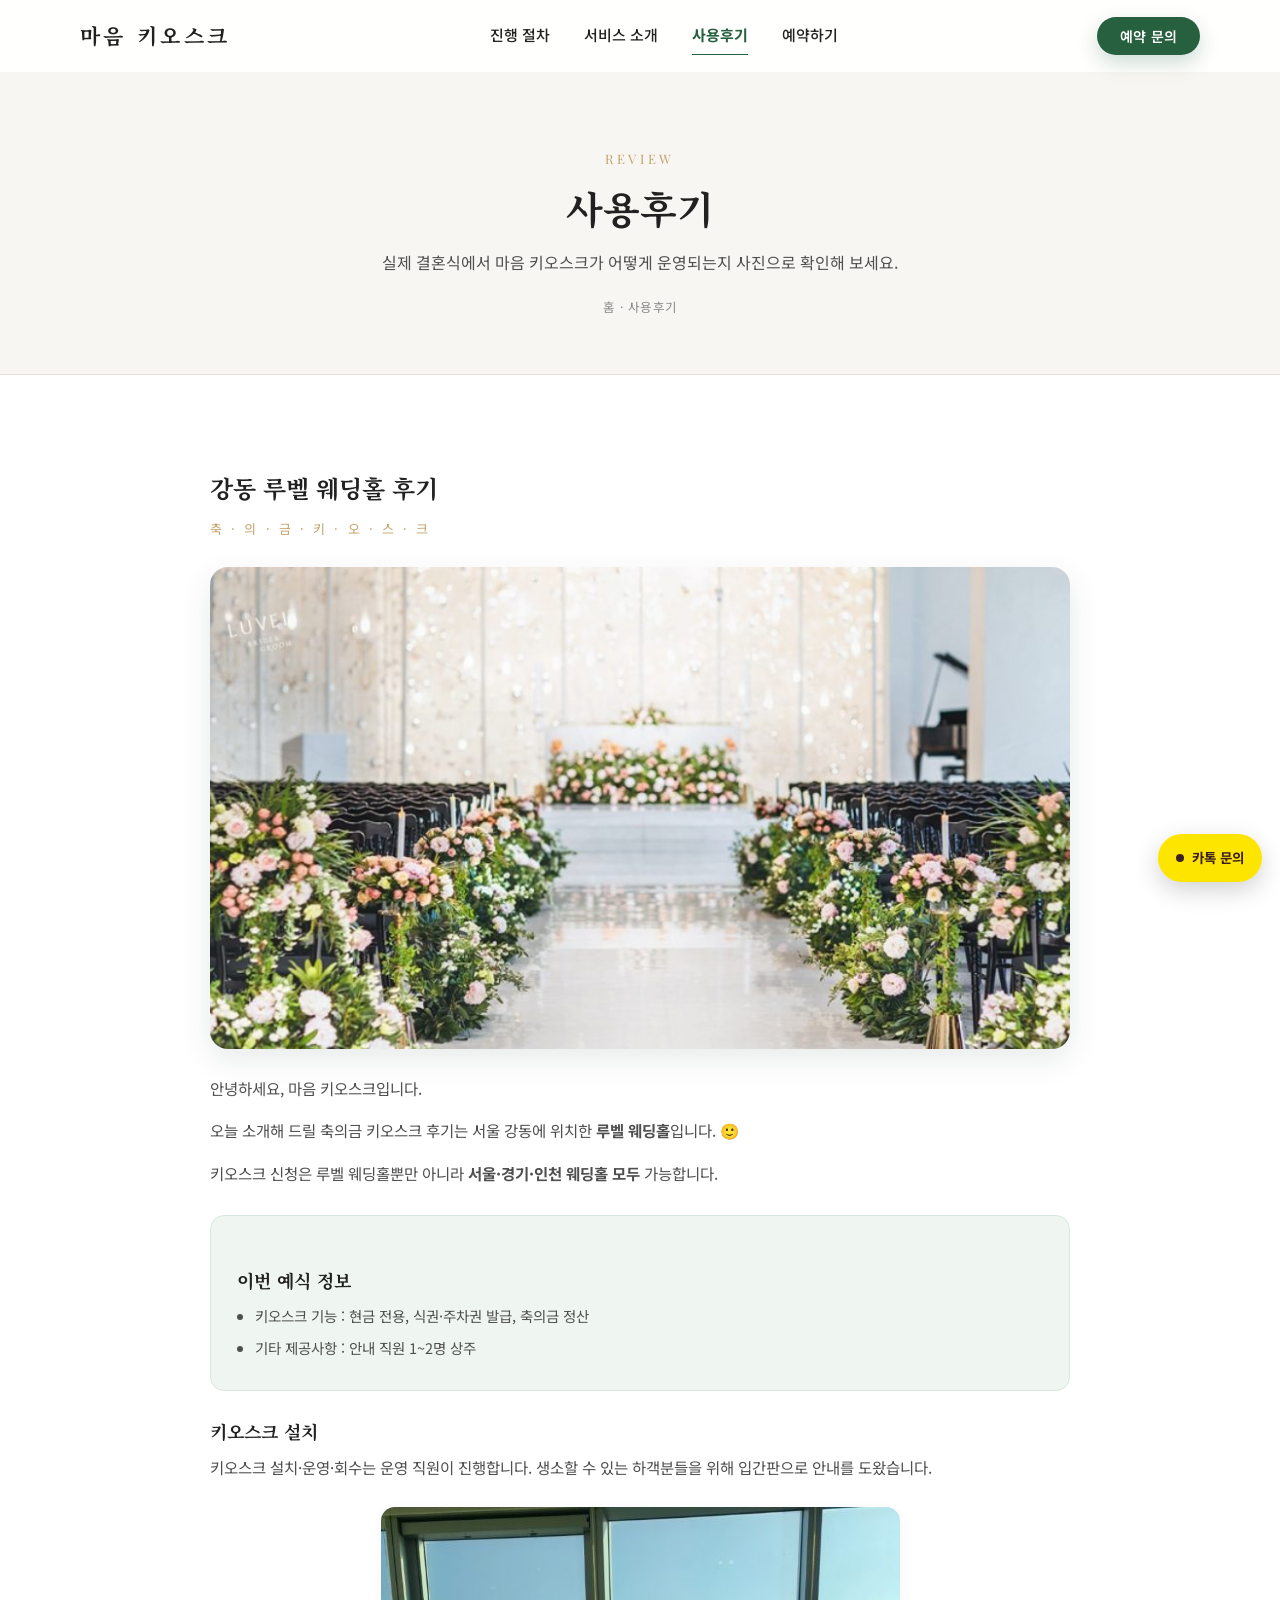
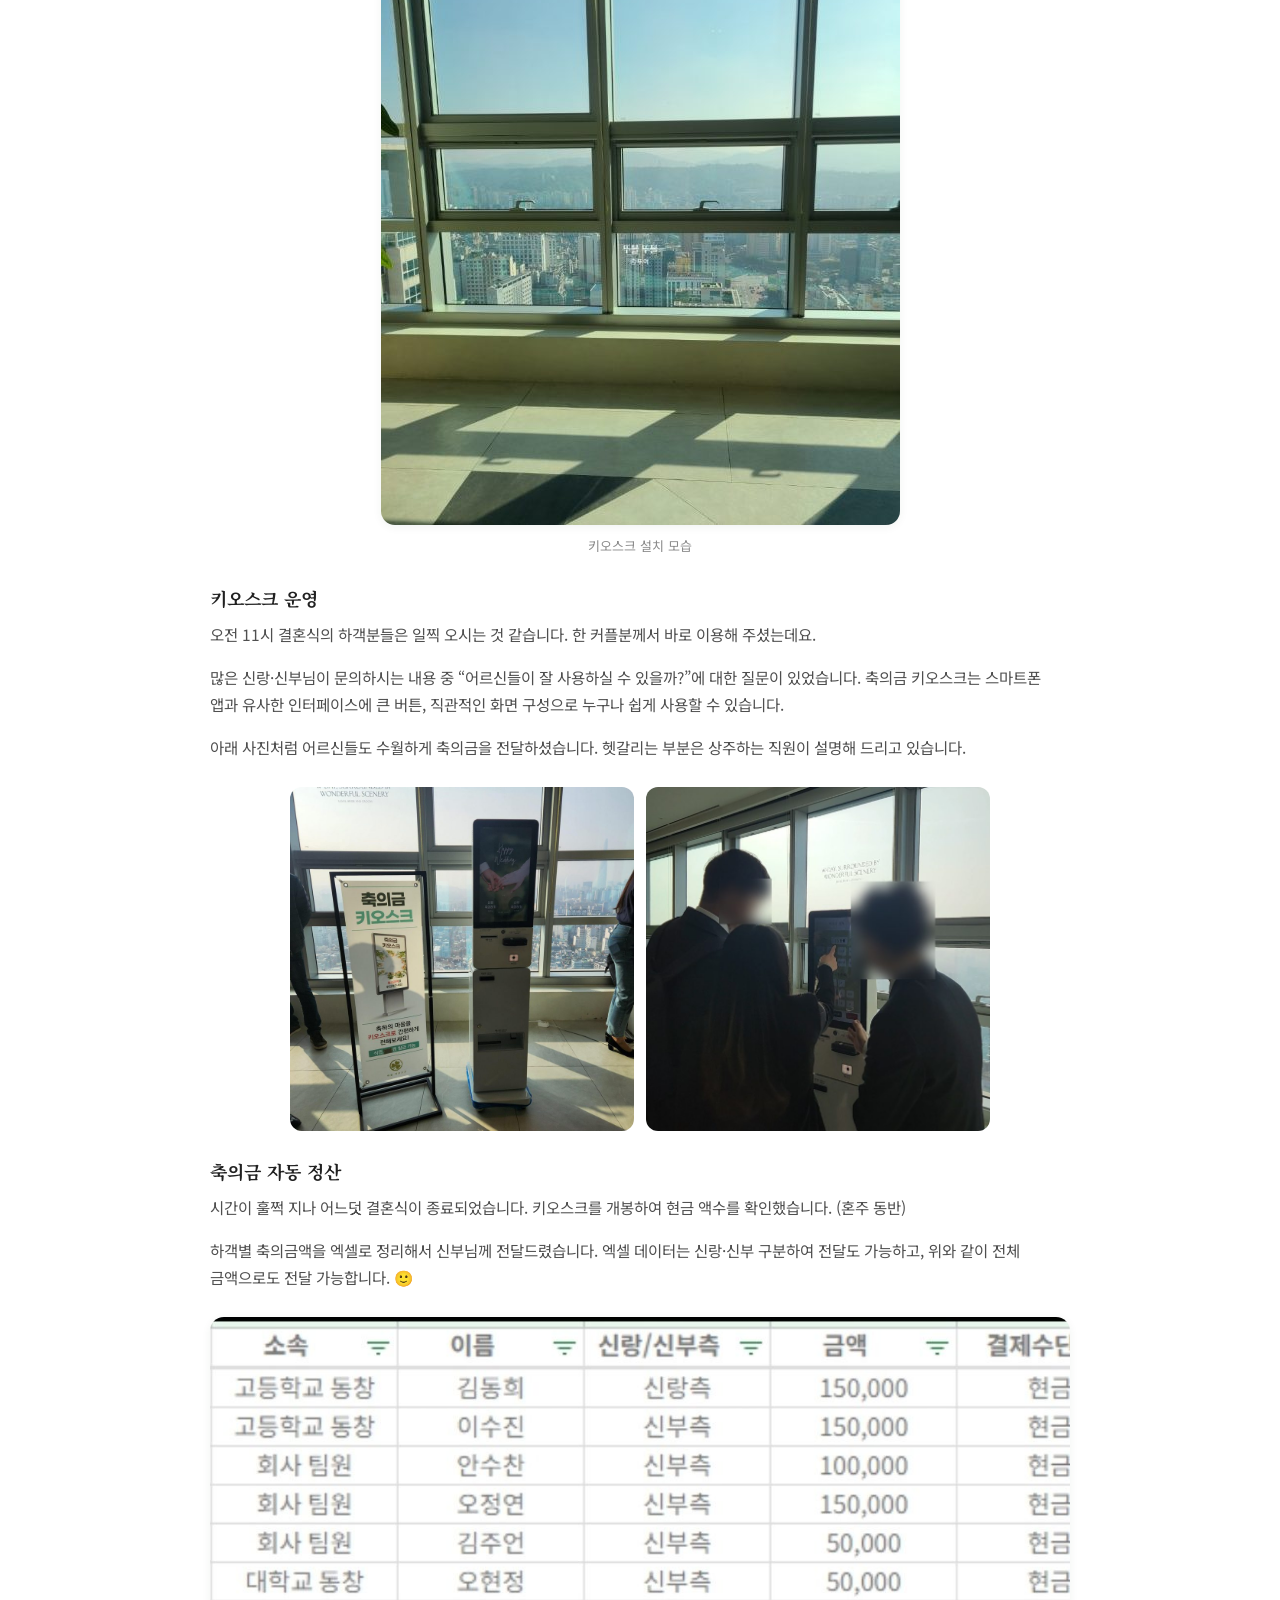
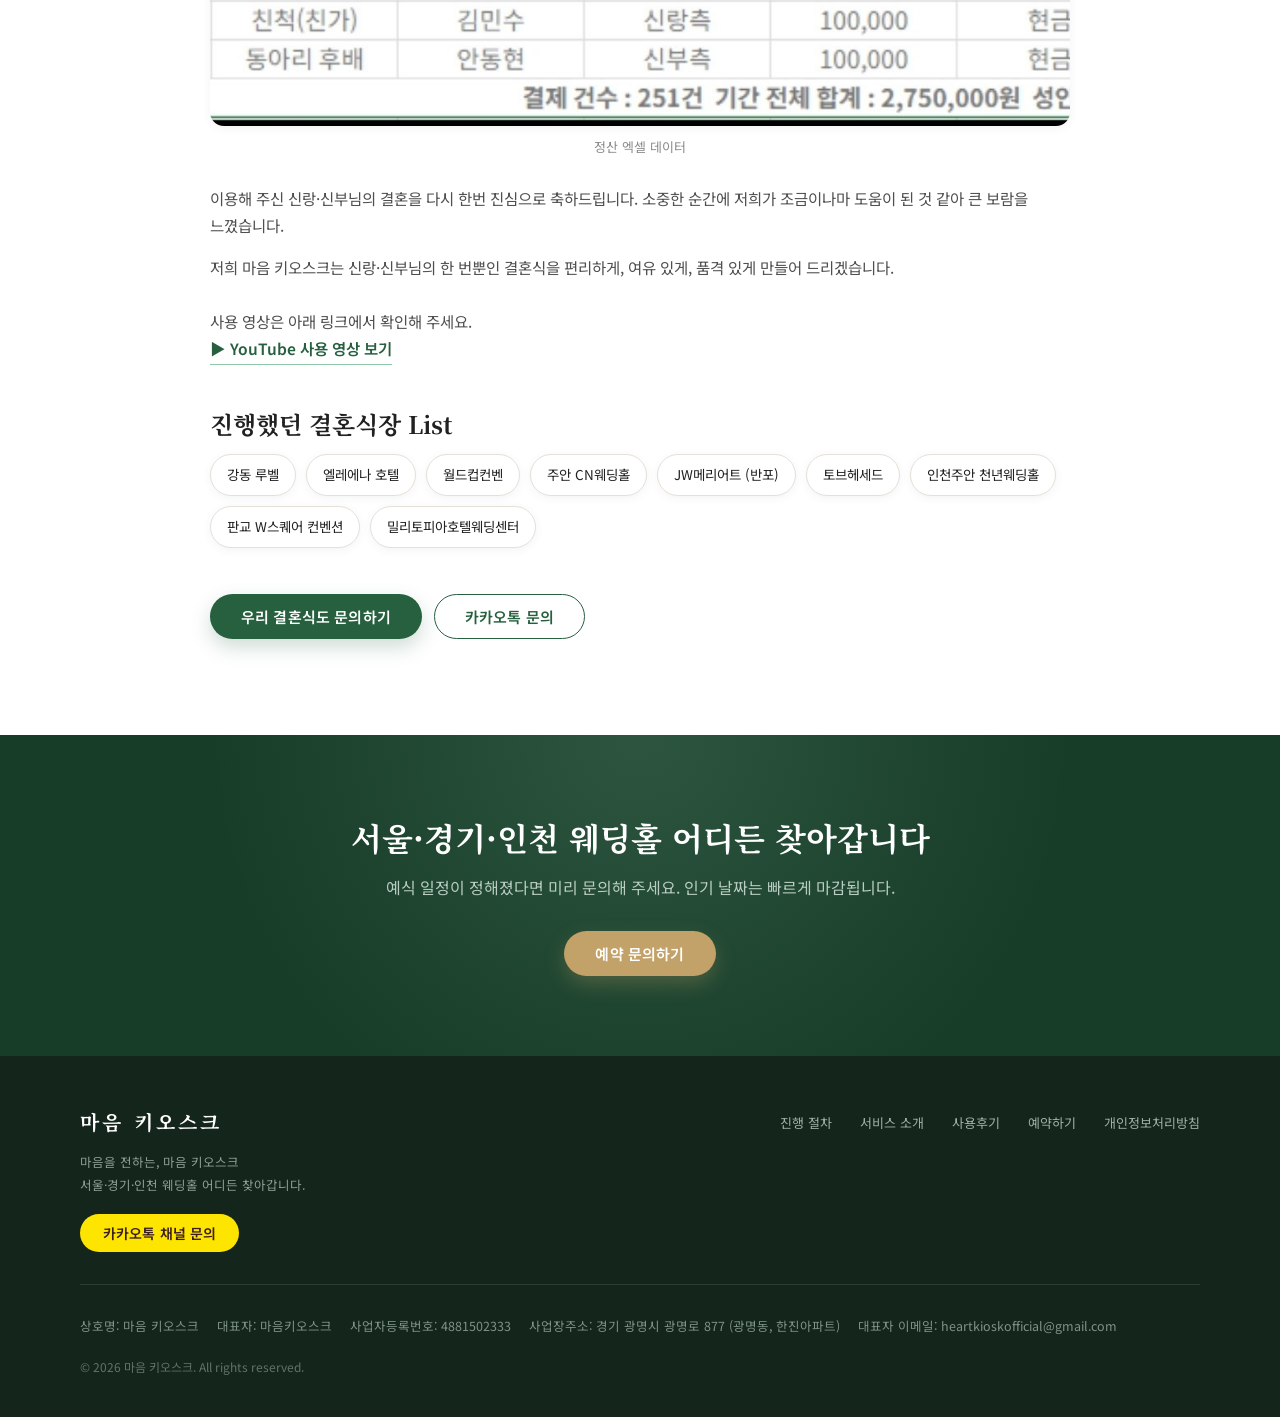
<file: reviews.html>
<!DOCTYPE html>
<html lang="ko">
<head>
<meta charset="utf-8">
<meta name="viewport" content="width=device-width, initial-scale=1">
<title>사용후기 | 마음 키오스크</title>
<meta name="description" content="강동 루벨 웨딩홀 축의금 키오스크 사용 후기. 설치부터 운영, 축의금 정산까지 실제 결혼식 현장의 모습을 담았습니다.">
<meta name="theme-color" content="#173c28">
<link rel="icon" href="assets/img/favicon.svg" type="image/svg+xml">
<link rel="preconnect" href="https://fonts.googleapis.com">
<link rel="preconnect" href="https://fonts.gstatic.com" crossorigin>
<link href="https://fonts.googleapis.com/css2?family=Noto+Sans+KR:wght@400;500;700&family=Noto+Serif+KR:wght@600;700&family=Playfair+Display:ital,wght@0,600;1,600&display=swap" rel="stylesheet">
<link rel="stylesheet" href="assets/css/style.css">
</head>
<body>

<header class="site-header">
  <div class="container">
    <a class="brand" href="index.html" aria-label="마음 키오스크 홈"><span class="brand-text">마음 키오스크</span></a>
    <nav class="nav" aria-label="주요 메뉴">
      <a href="procedure.html">진행 절차</a>
      <a href="about.html">서비스 소개</a>
      <a href="reviews.html" aria-current="page">사용후기</a>
      <a href="reserve.html">예약하기</a>
    </nav>
    <div class="header-actions">
      <a class="btn btn--primary btn--sm" href="reserve.html">예약 문의</a>
      <button class="nav-toggle" aria-label="메뉴 열기" aria-expanded="false"><span></span></button>
    </div>
  </div>
</header>

<main>
  <section class="page-hero">
    <div class="container">
      <span class="eyebrow">Review</span>
      <h1>사용후기</h1>
      <p>실제 결혼식에서 마음 키오스크가 어떻게 운영되는지 사진으로 확인해 보세요.</p>
      <div class="breadcrumb"><a href="index.html">홈</a> · 사용후기</div>
    </div>
  </section>

  <section class="section">
    <div class="post">

      <h2 style="margin-top:0">강동 루벨 웨딩홀 후기</h2>
      <p style="letter-spacing:.2em;color:var(--gold);font-size:13px;margin-bottom:26px">축 · 의 · 금 · 키 · 오 · 스 · 크</p>

      <figure class="post-hero">
        <img src="assets/img/review-hall.jpg" alt="강동 루벨 웨딩홀 예식장 전경">
      </figure>

      <p>안녕하세요, 마음 키오스크입니다.</p>
      <p>오늘 소개해 드릴 축의금 키오스크 후기는 서울 강동에 위치한 <strong>루벨 웨딩홀</strong>입니다. 🙂</p>
      <p>키오스크 신청은 루벨 웨딩홀뿐만 아니라 <strong>서울·경기·인천 웨딩홀 모두</strong> 가능합니다.</p>

      <div class="refund-box" style="margin:28px 0">
        <h3>이번 예식 정보</h3>
        <ul>
          <li>키오스크 기능 : 현금 전용, 식권·주차권 발급, 축의금 정산</li>
          <li>기타 제공사항 : 안내 직원 1~2명 상주</li>
        </ul>
      </div>

      <h3>키오스크 설치</h3>
      <p>키오스크 설치·운영·회수는 운영 직원이 진행합니다. 생소할 수 있는 하객분들을 위해 입간판으로 안내를 도왔습니다.</p>
      <figure>
        <img src="assets/img/review-install.jpg" alt="결혼식장에 설치된 축의금 키오스크와 안내 입간판" style="width:100%;max-width:519px">
        <figcaption>키오스크 설치 모습</figcaption>
      </figure>

      <h3>키오스크 운영</h3>
      <p>오전 11시 결혼식의 하객분들은 일찍 오시는 것 같습니다. 한 커플분께서 바로 이용해 주셨는데요.</p>
      <p>많은 신랑·신부님이 문의하시는 내용 중 “어르신들이 잘 사용하실 수 있을까?”에 대한 질문이 있었습니다. 축의금 키오스크는 스마트폰 앱과 유사한 인터페이스에 큰 버튼, 직관적인 화면 구성으로 누구나 쉽게 사용할 수 있습니다.</p>
      <p>아래 사진처럼 어르신들도 수월하게 축의금을 전달하셨습니다. 헷갈리는 부분은 상주하는 직원이 설명해 드리고 있습니다.</p>
      <div class="photo-grid" style="grid-template-columns:repeat(2,1fr);max-width:700px;margin:26px auto">
        <img src="assets/img/review-operate.jpg" alt="결혼식장에서 하객들이 축의금 키오스크를 이용하는 모습" loading="lazy">
        <img src="assets/img/review-guest.jpg" alt="어르신 하객이 키오스크로 축의금을 전하는 모습" loading="lazy">
      </div>

      <h3>축의금 자동 정산</h3>
      <p>시간이 훌쩍 지나 어느덧 결혼식이 종료되었습니다. 키오스크를 개봉하여 현금 액수를 확인했습니다. (혼주 동반)</p>
      <p>하객별 축의금액을 엑셀로 정리해서 신부님께 전달드렸습니다. 엑셀 데이터는 신랑·신부 구분하여 전달도 가능하고, 위와 같이 전체 금액으로도 전달 가능합니다. 🙂</p>
      <figure>
        <img src="assets/img/review-excel.jpg" alt="하객별 축의금이 정리된 엑셀 데이터" style="width:100%;max-width:1047px">
        <figcaption>정산 엑셀 데이터</figcaption>
      </figure>

      <p>이용해 주신 신랑·신부님의 결혼을 다시 한번 진심으로 축하드립니다. 소중한 순간에 저희가 조금이나마 도움이 된 것 같아 큰 보람을 느꼈습니다.</p>
      <p>저희 마음 키오스크는 신랑·신부님의 한 번뿐인 결혼식을 편리하게, 여유 있게, 품격 있게 만들어 드리겠습니다.</p>

      <p style="margin-top:26px">사용 영상은 아래 링크에서 확인해 주세요.<br>
        <a class="video-link" href="https://www.youtube.com/shorts/VSdM1RK_w4M" target="_blank" rel="noopener">▶ YouTube 사용 영상 보기</a>
      </p>

      <h2>진행했던 결혼식장 List</h2>
      <ul class="venue-list">
        <li>강동 루벨</li>
        <li>엘레에나 호텔</li>
        <li>월드컵컨벤</li>
        <li>주안 CN웨딩홀</li>
        <li>JW메리어트 (반포)</li>
        <li>토브헤세드</li>
        <li>인천주안 천년웨딩홀</li>
        <li>판교 W스퀘어 컨벤션</li>
        <li>밀리토피아호텔웨딩센터</li>
      </ul>

      <div class="btn-row" style="justify-content:flex-start;margin-top:46px">
        <a class="btn btn--primary" href="reserve.html#apply">우리 결혼식도 문의하기</a>
        <a class="btn btn--outline" data-kakao href="#">카카오톡 문의</a>
      </div>

    </div>
  </section>

  <section class="cta-band">
    <div class="container inner">
      <h2>서울·경기·인천 웨딩홀 어디든 찾아갑니다</h2>
      <p>예식 일정이 정해졌다면 미리 문의해 주세요. 인기 날짜는 빠르게 마감됩니다.</p>
      <div class="btn-row"><a class="btn btn--gold" href="reserve.html#apply">예약 문의하기</a></div>
    </div>
  </section>
</main>

<footer class="site-footer">
  <div class="container">
    <div class="footer-top">
      <div class="footer-brand">
        <a class="brand" href="index.html"><span class="brand-text">마음 키오스크</span></a>
        <p>마음을 전하는, 마음 키오스크<br>서울·경기·인천 웨딩홀 어디든 찾아갑니다.</p>
        <div class="footer-kakao"><a class="btn btn--kakao btn--sm" data-kakao href="#">카카오톡 채널 문의</a></div>
      </div>
      <nav class="footer-links" aria-label="바로가기">
        <a href="procedure.html">진행 절차</a>
        <a href="about.html">서비스 소개</a>
        <a href="reviews.html">사용후기</a>
        <a href="reserve.html">예약하기</a>
        <a href="privacy.html">개인정보처리방침</a>
      </nav>
    </div>
    <div class="footer-info">
      <span>상호명: 마음 키오스크</span>
      <span>대표자: 마음키오스크</span>
      <span>사업자등록번호: 4881502333</span>
      <span>사업장주소: 경기 광명시 광명로 877 (광명동, 한진아파트)</span>
      <span>대표자 이메일: <a data-email="text" href="#">heartkioskofficial@gmail.com</a></span>
    </div>
    <div class="footer-bottom">© <span data-year>2026</span> 마음 키오스크. All rights reserved.</div>
  </div>
</footer>

<a class="float-kakao" data-kakao href="#" aria-label="카카오톡으로 문의하기"><span class="dot"></span>카톡 문의</a>
<script src="assets/js/config.js"></script>
<script src="assets/js/main.js"></script>
</body>
</html>
</file>
<file: assets/css/style.css>
@charset "utf-8";
/* =========================================================
   마음 키오스크 — heartkiosk.com (정적 사이트 스타일)
   ========================================================= */

:root {
  --ink: #212121;
  --body: #4f4f4f;
  --muted: #8a8a8a;
  --green-900: #173c28;
  --green-800: #1d4c33;
  --green-700: #26603f;
  --green-500: #3d9b6d;
  --green-300: #8ec7a8;
  --green-050: #eff6f1;
  --cream: #f8f6f2;
  --cream-dark: #f1ede6;
  --gold: #c3a269;
  --accent: #d37741;
  --line: #e6e1d8;
  --white: #fff;
  --shadow-s: 0 2px 10px rgba(23, 60, 40, .06);
  --shadow-m: 0 10px 30px rgba(23, 60, 40, .10);
  --radius: 16px;
  --header-h: 72px;
  --sans: "Pretendard", "Noto Sans KR", -apple-system, BlinkMacSystemFont, "Apple SD Gothic Neo",
    "Malgun Gothic", "맑은 고딕", sans-serif;
  --serif: "Noto Serif KR", "Nanum Myeongjo", "Apple SD Gothic Neo", serif;
  --display: "Playfair Display", "Noto Serif KR", serif;
}

* { box-sizing: border-box; }

html { scroll-behavior: smooth; scroll-padding-top: calc(var(--header-h) + 16px); }

body {
  margin: 0;
  font-family: var(--sans);
  font-size: 16px;
  line-height: 1.75;
  color: var(--body);
  background: var(--white);
  -webkit-text-size-adjust: 100%;
  word-break: keep-all;
  overflow-wrap: break-word;
}

img { max-width: 100%; height: auto; display: block; }
a { color: inherit; text-decoration: none; }
button { font: inherit; cursor: pointer; }

h1, h2, h3, h4 {
  margin: 0;
  color: var(--ink);
  font-family: var(--serif);
  font-weight: 700;
  line-height: 1.4;
}

p { margin: 0 0 1em; }
p:last-child { margin-bottom: 0; }

::selection { background: var(--green-300); color: #fff; }

.sr-only {
  position: absolute; width: 1px; height: 1px; padding: 0; margin: -1px;
  overflow: hidden; clip: rect(0 0 0 0); white-space: nowrap; border: 0;
}

/* ---------- layout ---------- */
.container { width: min(1120px, calc(100% - 40px)); margin-inline: auto; }
.container-narrow { width: min(820px, calc(100% - 40px)); margin-inline: auto; }
.section { padding: 96px 0; }
.section--cream { background: var(--cream); }
.section--green { background: var(--green-900); color: #dfe9e2; }
.section--tight { padding: 64px 0; }

.section-head { text-align: center; margin-bottom: 52px; }
.eyebrow {
  display: block;
  font-family: var(--display);
  font-size: 13px;
  letter-spacing: .28em;
  text-transform: uppercase;
  color: var(--gold);
  margin-bottom: 14px;
}
.section-head h2 { font-size: clamp(24px, 3.2vw, 34px); letter-spacing: -.02em; }
.section-head p { margin-top: 16px; color: var(--body); font-size: 16px; }
.section--green .section-head h2, .section--green h2, .section--green h3 { color: #fff; }
.section--green .section-head p { color: #b9cdc0; }

.rule {
  width: 40px; height: 2px; background: var(--gold);
  margin: 22px auto 0; border: 0;
}

/* ---------- buttons ---------- */
.btn {
  display: inline-flex; align-items: center; justify-content: center; gap: 8px;
  padding: 14px 30px;
  border: 1px solid transparent;
  border-radius: 999px;
  font-size: 15px;
  font-weight: 600;
  line-height: 1;
  letter-spacing: .01em;
  transition: transform .2s ease, background .2s ease, color .2s ease, border-color .2s ease, box-shadow .2s ease;
  white-space: nowrap;
}
.btn:hover { transform: translateY(-2px); }
.btn--primary { background: var(--green-700); color: #fff; box-shadow: 0 8px 20px rgba(38, 96, 63, .22); }
.btn--primary:hover { background: var(--green-800); }
.btn--gold { background: var(--gold); color: #fff; box-shadow: 0 8px 20px rgba(195, 162, 105, .28); }
.btn--gold:hover { background: #b3924f; }
.btn--ghost { border-color: rgba(255, 255, 255, .65); color: #fff; }
.btn--ghost:hover { background: rgba(255, 255, 255, .14); }
.btn--outline { border-color: var(--green-700); color: var(--green-700); background: transparent; }
.btn--outline:hover { background: var(--green-050); }
.btn--kakao { background: #fee500; color: #3b1e1e; }
.btn--kakao:hover { background: #f5dc00; }
.btn--block { width: 100%; }
.btn--sm { padding: 11px 22px; font-size: 14px; }
.btn-row { display: flex; flex-wrap: wrap; gap: 12px; justify-content: center; }

/* ---------- header ---------- */
.site-header {
  position: fixed; inset: 0 0 auto 0; z-index: 100;
  height: var(--header-h);
  display: flex; align-items: center;
  background: rgba(255, 255, 255, .92);
  backdrop-filter: blur(10px);
  border-bottom: 1px solid rgba(230, 225, 216, 0);
  transition: border-color .25s ease, box-shadow .25s ease;
}
.site-header.is-scrolled { border-bottom-color: var(--line); box-shadow: 0 4px 20px rgba(23, 60, 40, .05); }
.site-header .container {
  display: flex; align-items: center; justify-content: space-between; gap: 24px;
}
.brand { display: inline-flex; align-items: center; gap: 10px; flex-shrink: 0; }
.brand-text {
  font-family: var(--serif);
  font-size: 21px;
  font-weight: 700;
  letter-spacing: .16em;
  color: var(--ink);
  line-height: 1;
}
.brand-sub { font-size: 10px; letter-spacing: .22em; color: var(--gold); font-family: var(--display); }

.nav { display: flex; align-items: center; gap: 34px; }
.nav a {
  position: relative;
  font-size: 15px; font-weight: 500; color: var(--ink);
  padding: 6px 0;
}
.nav a::after {
  content: ""; position: absolute; left: 0; bottom: 0;
  width: 0; height: 1px; background: var(--green-700);
  transition: width .25s ease;
}
.nav a:hover::after, .nav a[aria-current="page"]::after { width: 100%; }
.nav a[aria-current="page"] { color: var(--green-700); font-weight: 700; }
.header-actions { display: flex; align-items: center; gap: 12px; }

.nav-toggle {
  display: none;
  width: 44px; height: 44px;
  background: none; border: 0; padding: 0;
  position: relative;
}
.nav-toggle span,
.nav-toggle span::before,
.nav-toggle span::after {
  position: absolute; left: 11px; width: 22px; height: 1.5px;
  background: var(--ink); content: ""; transition: transform .25s ease, opacity .2s ease;
}
.nav-toggle span { top: 21px; }
.nav-toggle span::before { top: -7px; left: 0; }
.nav-toggle span::after { top: 7px; left: 0; }
.nav-open .nav-toggle span { background: transparent; }
.nav-open .nav-toggle span::before { transform: translateY(7px) rotate(45deg); }
.nav-open .nav-toggle span::after { transform: translateY(-7px) rotate(-45deg); }

/* ---------- hero ---------- */
.hero {
  position: relative;
  min-height: min(92vh, 780px);
  display: flex; align-items: center; justify-content: center;
  text-align: center;
  color: #fff;
  padding: calc(var(--header-h) + 60px) 20px 80px;
  overflow: hidden;
  background: #25322b url("../img/hero-wedding.jpg") center/cover no-repeat;
}
.hero::before {
  content: ""; position: absolute; inset: 0;
  background: linear-gradient(180deg, rgba(15, 30, 22, .62) 0%, rgba(15, 30, 22, .50) 40%, rgba(15, 30, 22, .78) 100%);
}
.hero-inner { position: relative; z-index: 1; max-width: 780px; }
.hero .eyebrow { color: #e7dcc4; }
.hero h1 {
  color: #fff;
  font-size: clamp(30px, 5vw, 56px);
  line-height: 1.32;
  letter-spacing: -.02em;
  margin-bottom: 22px;
  text-shadow: 0 2px 24px rgba(0, 0, 0, .25);
}
.hero h1 .line { display: block; }
.hero p.lead {
  font-size: clamp(16px, 2vw, 20px);
  color: rgba(255, 255, 255, .92);
  margin-bottom: 38px;
}
.hero .rule { background: rgba(255, 255, 255, .7); margin-bottom: 32px; }
.hero-checks {
  display: flex; flex-wrap: wrap; justify-content: center; gap: 10px 22px;
  margin-top: 34px; font-size: 14px; color: rgba(255, 255, 255, .9);
  list-style: none; padding: 0;
}
.hero-checks li::before { content: "✓"; color: var(--green-300); margin-right: 6px; font-weight: 700; }
.scroll-hint {
  position: absolute; left: 50%; bottom: 26px; transform: translateX(-50%);
  font-size: 11px; letter-spacing: .3em; color: rgba(255, 255, 255, .7);
  z-index: 1;
}
.scroll-hint::after {
  content: ""; display: block; width: 1px; height: 34px; margin: 10px auto 0;
  background: linear-gradient(rgba(255, 255, 255, .8), rgba(255, 255, 255, 0));
}

/* ---------- intro / checklist ---------- */
.intro { text-align: center; }
.intro h2 { font-size: clamp(24px, 3.4vw, 36px); margin-bottom: 18px; }
.intro .lead { font-size: clamp(16px, 1.9vw, 19px); color: var(--body); }
.intro-quote {
  font-family: var(--serif); color: var(--green-800); font-size: 17px;
  background: var(--green-050); border-radius: var(--radius);
  padding: 24px 28px; margin: 32px auto 0; max-width: 640px;
}
.check-grid {
  display: grid; gap: 14px; grid-template-columns: repeat(auto-fit, minmax(280px, 1fr));
  margin-top: 40px; text-align: left;
}
.check-item {
  display: flex; gap: 12px; align-items: flex-start;
  background: var(--white); border: 1px solid var(--line);
  border-radius: 12px; padding: 18px 20px; font-size: 15px; color: var(--ink);
  box-shadow: var(--shadow-s);
}
.check-item .tick {
  flex: 0 0 auto; width: 22px; height: 22px; border-radius: 50%;
  background: var(--green-050); color: var(--green-700);
  display: grid; place-items: center; font-size: 12px; font-weight: 700; margin-top: 1px;
}
.check-item strong { color: var(--accent); font-weight: 700; }

/* ---------- video ---------- */
.video-frame {
  position: relative; border-radius: 18px; overflow: hidden;
  box-shadow: var(--shadow-m); background: #000; aspect-ratio: 16 / 9;
}
.video-frame img { width: 100%; height: 100%; object-fit: cover; }
.video-play {
  position: absolute; inset: 0; width: 100%; height: 100%;
  display: grid; place-items: center;
  background: rgba(10, 24, 17, .28); border: 0; color: #fff;
  transition: background .25s ease;
}
.video-play:hover { background: rgba(10, 24, 17, .18); }
.video-play .circle {
  width: 74px; height: 74px; border-radius: 50%;
  background: rgba(255, 255, 255, .92); color: var(--green-800);
  display: grid; place-items: center; font-size: 20px; padding-left: 4px;
  box-shadow: 0 8px 26px rgba(0, 0, 0, .3);
}
.video-frame iframe { position: absolute; inset: 0; width: 100%; height: 100%; border: 0; }
.video-frame--square {
  aspect-ratio: 1 / 1;
  max-width: 560px;
  margin-inline: auto;
  background: #101815;
}
.video-frame--square img { object-fit: contain; }
.video-caption { text-align: center; margin-top: 16px; font-size: 14px; color: var(--muted); }

/* ---------- features ---------- */
.feature {
  display: grid; grid-template-columns: 1fr 1fr; gap: 56px; align-items: center;
  padding: 56px 0;
  border-top: 1px solid var(--line);
}
.feature:first-of-type { border-top: 0; padding-top: 0; }
.feature:last-of-type { padding-bottom: 0; }
.feature:nth-child(even) .feature-media { order: -1; }
.feature-num {
  font-family: var(--display); font-size: 15px; letter-spacing: .2em;
  color: var(--gold); display: block; margin-bottom: 12px;
}
.feature h3 { font-size: clamp(21px, 2.4vw, 27px); margin-bottom: 16px; }
.feature p { font-size: 15.5px; }
.feature .note { font-size: 13.5px; color: var(--muted); margin-top: 14px; }
.feature-media {
  position: relative; border-radius: var(--radius); overflow: hidden;
  box-shadow: var(--shadow-m); background: var(--cream);
}
.feature-media img { width: 100%; height: 100%; object-fit: cover; }
.feature-media--contain { background: #fff; border: 1px solid var(--line); padding: 18px; display: flex; align-items: center; justify-content: center; }
.feature-media--contain img { object-fit: contain; width: 100%; height: auto; }
.media-tall img { aspect-ratio: 3 / 4; object-fit: cover; }
.media-strip img { aspect-ratio: 4 / 3; }

.mini-list { list-style: none; margin: 18px 0 0; padding: 0; display: grid; gap: 10px; }
.mini-list li { position: relative; padding-left: 22px; font-size: 14.5px; color: var(--body); }
.mini-list li::before {
  content: ""; position: absolute; left: 0; top: .62em;
  width: 7px; height: 7px; border-radius: 50%; background: var(--green-300);
}

/* ---------- quotes ---------- */
.quote-grid { display: grid; gap: 20px; grid-template-columns: repeat(auto-fit, minmax(240px, 1fr)); }
.quote-card {
  background: rgba(255, 255, 255, .06);
  border: 1px solid rgba(255, 255, 255, .14);
  border-radius: var(--radius);
  padding: 30px 26px;
  font-family: var(--serif); font-size: 16px; line-height: 1.85; color: #e8f0ea;
  position: relative;
}
.quote-card::before {
  content: "“"; position: absolute; top: 6px; left: 18px;
  font-family: var(--display); font-size: 44px; color: rgba(195, 162, 105, .55); line-height: 1;
}
.quote-card p { position: relative; z-index: 1; }

/* ---------- steps ---------- */
.step-grid { display: grid; gap: 24px; grid-template-columns: repeat(auto-fit, minmax(250px, 1fr)); }
.step-card {
  background: #fff; border: 1px solid var(--line); border-radius: var(--radius);
  padding: 30px 26px; box-shadow: var(--shadow-s);
}
.step-card .step-label {
  display: inline-block; font-size: 12px; letter-spacing: .12em; color: var(--green-700);
  background: var(--green-050); border-radius: 999px; padding: 4px 12px; margin-bottom: 14px;
}
.step-card h3 { font-size: 18px; margin-bottom: 10px; }
.step-card p { font-size: 14.5px; margin: 0; }
.step-card .num {
  font-family: var(--display); font-size: 26px; color: var(--green-300); display: block; margin-bottom: 8px;
}

.timeline { position: relative; margin-top: 10px; padding-left: 0; list-style: none; }
.timeline::before {
  content: ""; position: absolute; left: 15px; top: 12px; bottom: 12px; width: 1px;
  background: var(--line);
}
.timeline li { position: relative; padding: 0 0 30px 48px; }
.timeline li:last-child { padding-bottom: 0; }
.timeline li::before {
  content: ""; position: absolute; left: 8px; top: 8px;
  width: 15px; height: 15px; border-radius: 50%;
  background: #fff; border: 2px solid var(--green-500);
}
.timeline h3 { font-size: 17.5px; margin-bottom: 6px; }
.timeline p { font-size: 14.5px; margin: 0; }
.timeline .when { font-size: 12.5px; color: var(--green-700); letter-spacing: .04em; display: block; margin-bottom: 2px; }

/* ---------- event ---------- */
.event-card {
  background: linear-gradient(135deg, var(--green-800), var(--green-700));
  color: #fff; border-radius: 20px; padding: 44px 40px;
  display: grid; gap: 26px; grid-template-columns: 1.4fr 1fr; align-items: center;
  box-shadow: var(--shadow-m);
  position: relative; overflow: hidden;
}
.event-card::after {
  content: "💍"; position: absolute; right: -10px; bottom: -30px;
  font-size: 150px; opacity: .12; line-height: 1;
}
.event-card h3 { color: #fff; font-size: clamp(21px, 2.6vw, 28px); margin-bottom: 12px; }
.event-card p { color: #d6e4da; font-size: 15px; }
.event-card .big {
  font-family: var(--serif); font-size: 20px; color: #fff; margin: 6px 0 10px;
}
.event-card .terms { font-size: 12.5px; color: #a9c2b2; margin-top: 14px; }
.event-badge {
  justify-self: end; text-align: center; background: rgba(255, 255, 255, .1);
  border: 1px solid rgba(255, 255, 255, .22); border-radius: 16px;
  padding: 26px 22px; min-width: 190px;
}
.event-badge strong { display: block; font-family: var(--display); font-size: 34px; color: var(--gold); line-height: 1.1; }
.event-badge span { font-size: 13px; color: #d6e4da; }

/* ---------- pricing ---------- */
.price-grid { display: grid; gap: 22px; grid-template-columns: repeat(auto-fit, minmax(260px, 1fr)); align-items: stretch; }
.price-card {
  position: relative; background: #fff; border: 1px solid var(--line); border-radius: 18px;
  padding: 34px 28px; display: flex; flex-direction: column; box-shadow: var(--shadow-s);
  transition: transform .25s ease, box-shadow .25s ease;
}
.price-card:hover { transform: translateY(-4px); box-shadow: var(--shadow-m); }
.price-card.is-featured { border-color: var(--green-500); box-shadow: 0 14px 36px rgba(38, 96, 63, .14); }
.price-tag {
  position: absolute; top: -13px; right: 22px;
  background: var(--green-700); color: #fff; font-size: 12px; font-weight: 700;
  padding: 5px 12px; border-radius: 999px; letter-spacing: .04em;
}
.price-card h3 { font-size: 18.5px; margin-bottom: 6px; }
.price-card .desc { font-size: 13.5px; color: var(--muted); min-height: 42px; }
.price { display: flex; align-items: baseline; gap: 8px; margin: 16px 0 4px; }
.price .amount { font-family: var(--serif); font-size: 30px; font-weight: 700; color: var(--green-800); }
.price .unit { font-size: 14px; color: var(--body); }
.price .was { font-size: 14px; color: #b3b3b3; text-decoration: line-through; }
.price-card .deposit { font-size: 13px; color: var(--accent); margin-bottom: 16px; }
.price-card .mini-list { margin-bottom: 22px; }
.price-card .btn { margin-top: auto; }
.price-note { text-align: center; font-size: 13.5px; color: var(--muted); margin-top: 26px; }

/* ---------- review preview ---------- */
.review-strip { display: grid; gap: 16px; grid-template-columns: repeat(3, 1fr); }
.review-strip figure { margin: 0; border-radius: 14px; overflow: hidden; box-shadow: var(--shadow-s); }
.review-strip img { aspect-ratio: 1 / 1; object-fit: cover; width: 100%; }
.review-strip figcaption { font-size: 13px; color: var(--muted); padding: 10px 4px 0; }

/* ---------- faq ---------- */
.faq { max-width: 820px; margin-inline: auto; }
.faq details {
  background: #fff; border: 1px solid var(--line); border-radius: 12px;
  padding: 0 22px; margin-bottom: 10px; box-shadow: var(--shadow-s);
}
.faq summary {
  list-style: none; cursor: pointer; padding: 20px 30px 20px 0;
  font-weight: 700; color: var(--ink); font-size: 15.5px; position: relative;
}
.faq summary::-webkit-details-marker { display: none; }
.faq summary::after {
  content: "+"; position: absolute; right: 0; top: 50%; transform: translateY(-50%);
  font-size: 20px; color: var(--green-700); font-weight: 400; transition: transform .2s ease;
}
.faq details[open] summary::after { content: "−"; }
.faq details[open] summary { color: var(--green-800); }
.faq .answer { padding: 0 0 22px; font-size: 15px; color: var(--body); }
.faq .answer p { margin-bottom: .6em; }

/* ---------- CTA band ---------- */
.cta-band {
  background: var(--green-900);
  color: #fff; text-align: center; padding: 80px 0;
  position: relative; overflow: hidden;
}
.cta-band::before {
  content: ""; position: absolute; inset: 0;
  background: radial-gradient(circle at 50% 0%, rgba(142, 199, 168, .18), transparent 60%);
}
.cta-band .inner { position: relative; }
.cta-band h2 { color: #fff; font-size: clamp(23px, 3vw, 32px); margin-bottom: 14px; }
.cta-band p { color: #b9cdc0; margin-bottom: 30px; }

/* ---------- page hero (sub pages) ---------- */
.page-hero {
  padding: calc(var(--header-h) + 76px) 0 56px;
  background: var(--cream);
  text-align: center;
  border-bottom: 1px solid var(--line);
}
.page-hero .eyebrow { margin-bottom: 10px; }
.page-hero h1 { font-size: clamp(26px, 3.6vw, 38px); margin-bottom: 14px; }
.page-hero p { color: var(--body); max-width: 620px; margin-inline: auto; }
.breadcrumb { font-size: 12.5px; color: var(--muted); margin-top: 20px; letter-spacing: .04em; }
.breadcrumb a:hover { color: var(--green-700); }

/* ---------- procedure page ---------- */
.flow-figure { margin: 0 0 12px; border-radius: var(--radius); overflow: hidden; border: 1px solid var(--line); box-shadow: var(--shadow-s); background: #fff; }
.phase-title {
  display: flex; align-items: center; gap: 14px; margin: 64px 0 30px;
}
.phase-title .pill {
  background: var(--green-800); color: #fff; font-size: 13px; letter-spacing: .12em;
  padding: 7px 16px; border-radius: 999px; white-space: nowrap;
}
.phase-title span.line { flex: 1; height: 1px; background: var(--line); }
.phase-title h2 { font-size: 22px; }

/* ---------- about page ---------- */
.service-grid { display: grid; gap: 18px; grid-template-columns: repeat(auto-fit, minmax(230px, 1fr)); }
.service-card {
  background: #fff; border: 1px solid var(--line); border-radius: var(--radius);
  padding: 26px 24px; box-shadow: var(--shadow-s);
}
.service-card .ico { font-size: 24px; display: block; margin-bottom: 12px; }
.service-card h3 { font-size: 16.5px; margin-bottom: 8px; }
.service-card p { font-size: 14px; margin: 0; }

.guest-steps { counter-reset: gs; display: grid; gap: 14px; grid-template-columns: repeat(auto-fit, minmax(200px, 1fr)); list-style: none; padding: 0; margin: 0; }
.guest-steps li {
  counter-increment: gs; background: #fff; border: 1px solid var(--line); border-radius: 14px;
  padding: 22px 20px; font-size: 14.5px; box-shadow: var(--shadow-s); color: var(--ink);
}
.guest-steps li::before {
  content: "STEP " counter(gs); display: block; font-family: var(--display);
  font-size: 11px; letter-spacing: .18em; color: var(--gold); margin-bottom: 8px;
}

.photo-grid { display: grid; gap: 12px; grid-template-columns: repeat(3, 1fr); }
.photo-grid img { aspect-ratio: 1 / 1; object-fit: cover; border-radius: 12px; width: 100%; }

.merit-list { display: grid; gap: 14px; grid-template-columns: repeat(auto-fit, minmax(260px, 1fr)); list-style: none; padding: 0; margin: 0; }
.merit-list li {
  background: var(--cream); border-radius: 12px; padding: 20px 22px; font-size: 14.5px; color: var(--ink);
  display: flex; gap: 12px;
}
.merit-list .n {
  font-family: var(--display); color: var(--gold); font-size: 16px; flex: 0 0 auto;
}

.refund-box {
  background: var(--green-050); border: 1px solid #d8e8de; border-radius: 14px;
  padding: 24px 26px; font-size: 14.5px;
}
.refund-box h3 { font-size: 16px; margin-bottom: 10px; }
.refund-box ul { margin: 0; padding-left: 18px; }
.refund-box li { margin-bottom: 6px; }

/* ---------- reviews page ---------- */
.post { max-width: 860px; margin-inline: auto; }
.post-hero { border-radius: 18px; overflow: hidden; margin-bottom: 36px; box-shadow: var(--shadow-m); }
.post h2 { font-size: 24px; margin: 42px 0 14px; }
.post h3 { font-size: 18px; margin: 28px 0 10px; }
.post p { font-size: 15.5px; }
.post figure { margin: 26px 0; }
.post figure img { border-radius: 14px; margin-inline: auto; box-shadow: var(--shadow-s); }
.post figcaption { text-align: center; font-size: 13px; color: var(--muted); margin-top: 10px; }
.venue-list { display: flex; flex-wrap: wrap; gap: 10px; list-style: none; padding: 0; margin: 0; }
.venue-list li {
  background: #fff; border: 1px solid var(--line); border-radius: 999px;
  padding: 8px 16px; font-size: 13.5px; color: var(--ink); box-shadow: var(--shadow-s);
}
.video-link {
  display: inline-flex; align-items: center; gap: 8px; color: var(--green-700);
  font-weight: 600; border-bottom: 1px solid var(--green-300); padding-bottom: 2px;
}

/* ---------- reserve page / form ---------- */
.reserve-layout { display: grid; gap: 40px; grid-template-columns: 1.15fr .85fr; align-items: start; }
.form-card {
  background: #fff; border: 1px solid var(--line); border-radius: 20px;
  padding: 36px 34px; box-shadow: var(--shadow-m);
}
.form-card h2 { font-size: 22px; margin-bottom: 6px; }
.form-card .form-desc { font-size: 14px; color: var(--muted); margin-bottom: 26px; }
.field { margin-bottom: 18px; }
.field label { display: block; font-size: 14px; font-weight: 600; color: var(--ink); margin-bottom: 8px; }
.field label .req { color: var(--accent); margin-left: 3px; }
.field label .opt-note { color: var(--muted); font-weight: 400; font-size: 12.5px; margin-left: 5px; }
.field input[type="text"],
.field input[type="tel"],
.field input[type="date"],
.field input[type="email"],
.field select,
.field textarea {
  width: 100%; padding: 13px 14px; font: inherit; font-size: 15px; color: var(--ink);
  border: 1px solid #ddd8ce; border-radius: 10px; background: #fdfdfc;
  transition: border-color .2s ease, box-shadow .2s ease, background .2s ease;
  appearance: none;
}
.field input:focus, .field select:focus, .field textarea:focus {
  outline: none; border-color: var(--green-500); background: #fff;
  box-shadow: 0 0 0 3px rgba(61, 155, 109, .14);
}
.field textarea { min-height: 110px; resize: vertical; }
.field-row { display: grid; gap: 14px; grid-template-columns: 1fr 1fr; }
.field .hint { font-size: 12.5px; color: var(--muted); margin-top: 6px; }
.field select {
  background-image: url("data:image/svg+xml,%3Csvg xmlns='http://www.w3.org/2000/svg' width='12' height='8' viewBox='0 0 12 8'%3E%3Cpath fill='%236b6b6b' d='M1 1l5 5 5-5'/%3E%3C/svg%3E");
  background-repeat: no-repeat; background-position: right 14px center; padding-right: 38px;
}

.opt-group { display: grid; gap: 10px; }
.opt {
  display: flex; gap: 12px; align-items: flex-start;
  border: 1px solid #ddd8ce; border-radius: 12px; padding: 14px 16px;
  cursor: pointer; transition: border-color .2s ease, background .2s ease;
  background: #fdfdfc;
}
.opt:hover { border-color: var(--green-300); }
.opt input { margin: 4px 0 0; accent-color: var(--green-700); flex: 0 0 auto; }
.opt .opt-body { flex: 1; }
.opt .opt-title { font-size: 14.5px; font-weight: 600; color: var(--ink); display: flex; justify-content: space-between; gap: 12px; }
.opt .opt-price { color: var(--green-800); white-space: nowrap; }
.opt .opt-desc { font-size: 12.5px; color: var(--muted); margin-top: 3px; }
.opt:has(input:checked) { border-color: var(--green-500); background: var(--green-050); }

.consent { display: flex; gap: 10px; align-items: flex-start; font-size: 13px; color: var(--body); margin: 6px 0 22px; }
.consent input { margin-top: 4px; accent-color: var(--green-700); flex: 0 0 auto; }
.consent a { color: var(--green-700); text-decoration: underline; }

.form-msg {
  display: none; border-radius: 10px; padding: 12px 14px; font-size: 13.5px; margin-bottom: 16px;
}
.form-msg.is-error { display: block; background: #fdf0ea; border: 1px solid #f3d3c4; color: #a34d24; }
.form-msg.is-ok { display: block; background: var(--green-050); border: 1px solid #cfe4d8; color: var(--green-800); }

.result {
  display: none; margin-top: 8px;
}
.result.is-open { display: block; }
.result-head { display: flex; align-items: center; gap: 10px; margin-bottom: 14px; }
.result-head .badge {
  width: 30px; height: 30px; border-radius: 50%; background: var(--green-700); color: #fff;
  display: grid; place-items: center; font-size: 14px; flex: 0 0 auto;
}
.result-head strong { font-size: 17px; color: var(--ink); }
.result ol.steps { margin: 0 0 20px; padding-left: 20px; font-size: 14px; }
.result ol.steps li { margin-bottom: 6px; }
.result .summary {
  background: var(--cream); border: 1px solid var(--line); border-radius: 12px;
  padding: 18px 20px; font-size: 13.5px; white-space: pre-wrap; color: var(--ink);
  font-family: var(--sans); margin-bottom: 18px; max-height: 260px; overflow: auto;
}
.result .btn-row { justify-content: flex-start; }
.copy-done { font-size: 12.5px; color: var(--green-700); margin-top: 10px; display: none; }
.copy-done.is-on { display: block; }

.side-card {
  background: var(--cream); border: 1px solid var(--line); border-radius: 18px;
  padding: 28px 26px; margin-bottom: 18px;
}
.side-card h3 { font-size: 17px; margin-bottom: 12px; }
.side-card p, .side-card li { font-size: 14px; }
.side-card ul { margin: 0; padding-left: 18px; }
.side-card li { margin-bottom: 6px; }
.side-card .kakao-box {
  margin-top: 18px; padding-top: 18px; border-top: 1px dashed #ddd8ce;
}
.side-card .small { font-size: 12.5px; color: var(--muted); margin-top: 8px; }
.bank-box {
  background: #fff; border: 1px solid #e3ddd2; border-radius: 12px; padding: 16px 18px; margin-top: 12px; font-size: 14px;
}
.bank-box .acct { font-family: var(--serif); font-size: 18px; color: var(--green-800); display: block; margin: 4px 0; letter-spacing: .02em; }

/* ---------- privacy page ---------- */
.legal { max-width: 820px; margin-inline: auto; font-size: 15px; }
.legal h2 { font-size: 20px; margin: 36px 0 12px; }
.legal h2:first-child { margin-top: 0; }
.legal ul { padding-left: 20px; }
.legal li { margin-bottom: 6px; }
.legal table { width: 100%; border-collapse: collapse; font-size: 14px; margin: 12px 0 20px; }
.legal th, .legal td { border: 1px solid var(--line); padding: 10px 12px; text-align: left; vertical-align: top; }
.legal th { background: var(--cream); font-weight: 600; color: var(--ink); }
.legal table th:first-child { width: 92px; white-space: nowrap; }
.draft-note {
  background: #fff8e8; border: 1px solid #f0e0b8; border-radius: 10px;
  padding: 14px 16px; font-size: 13.5px; color: #7a5c17; margin-bottom: 28px;
}

/* ---------- footer ---------- */
.site-footer {
  background: #14251c; color: #9db2a4; padding: 56px 0 40px; font-size: 13px;
}
.footer-top {
  display: flex; flex-wrap: wrap; gap: 30px; justify-content: space-between;
  padding-bottom: 32px; margin-bottom: 28px; border-bottom: 1px solid rgba(255, 255, 255, .1);
}
.footer-brand .brand-text { color: #fff; font-size: 20px; }
.footer-brand p { margin-top: 14px; color: #8ba192; font-size: 12.5px; line-height: 1.8; }
.footer-links { display: flex; flex-wrap: wrap; gap: 18px 28px; font-size: 13px; }
.footer-links a:hover { color: #fff; }
.footer-info { line-height: 2; color: #7e9387; font-size: 12.5px; }
.footer-info span { display: inline-block; margin-right: 14px; }
.footer-bottom { margin-top: 18px; color: #607467; font-size: 12px; }
.footer-kakao { margin-top: 18px; }

/* floating kakao */
.float-kakao {
  position: fixed; right: 18px; bottom: 18px; z-index: 90;
  display: inline-flex; align-items: center; gap: 8px;
  background: #fee500; color: #3b1e1e; font-size: 13.5px; font-weight: 700;
  padding: 12px 18px; border-radius: 999px; box-shadow: 0 8px 24px rgba(0, 0, 0, .18);
  transition: transform .2s ease;
}
.float-kakao:hover { transform: translateY(-2px); }
.float-kakao .dot { width: 8px; height: 8px; border-radius: 50%; background: #3b1e1e; }

/* ---------- motion ---------- */
.reveal { opacity: 0; transform: translateY(18px); transition: opacity .7s ease, transform .7s ease; }
.reveal.is-in { opacity: 1; transform: none; }
@media (prefers-reduced-motion: reduce) {
  html { scroll-behavior: auto; }
  .reveal { opacity: 1; transform: none; transition: none; }
  .btn:hover, .price-card:hover, .float-kakao:hover { transform: none; }
}

/* ---------- responsive ---------- */
@media (max-width: 980px) {
  .reserve-layout { grid-template-columns: 1fr; }
  .feature { gap: 34px; }
  .event-card { grid-template-columns: 1fr; }
  .event-badge { justify-self: start; }
}

@media (max-width: 820px) {
  :root { --header-h: 62px; }
  .section { padding: 68px 0; }
  .section--tight { padding: 48px 0; }
  .section-head { margin-bottom: 36px; }
  .nav {
    position: fixed; inset: var(--header-h) 0 auto 0;
    flex-direction: column; align-items: stretch; gap: 0;
    background: #fff; border-bottom: 1px solid var(--line);
    padding: 8px 20px 22px;
    transform: translateY(-120%); transition: transform .3s ease;
    box-shadow: 0 20px 30px rgba(23, 60, 40, .08);
  }
  .nav a { padding: 14px 0; border-bottom: 1px solid #f1efea; font-size: 16px; }
  .nav a:last-child { border-bottom: 0; }
  .nav a::after { display: none; }
  .nav-open .nav { transform: translateY(0); }
  .nav-toggle { display: block; }
  .header-actions .btn { display: none; }
  .hero { min-height: 88vh; padding-top: calc(var(--header-h) + 40px); }
  .hero h1 { font-size: clamp(26px, 7.4vw, 40px); }
  .feature { grid-template-columns: 1fr; padding: 36px 0; }
  .feature:nth-child(even) .feature-media { order: 0; }
  .photo-grid { grid-template-columns: repeat(2, 1fr); }
  .field-row { grid-template-columns: 1fr; }
  .form-card { padding: 26px 20px; }
  .footer-top { flex-direction: column; }
  .scroll-hint { display: none; }
  .float-kakao { right: 14px; bottom: 14px; padding: 11px 16px; font-size: 12.5px; }
}

@media (max-width: 420px) {
  .container, .container-narrow { width: calc(100% - 32px); }
  .btn { padding: 13px 22px; font-size: 14.5px; }
  .btn-row { gap: 10px; }
}
</file>
